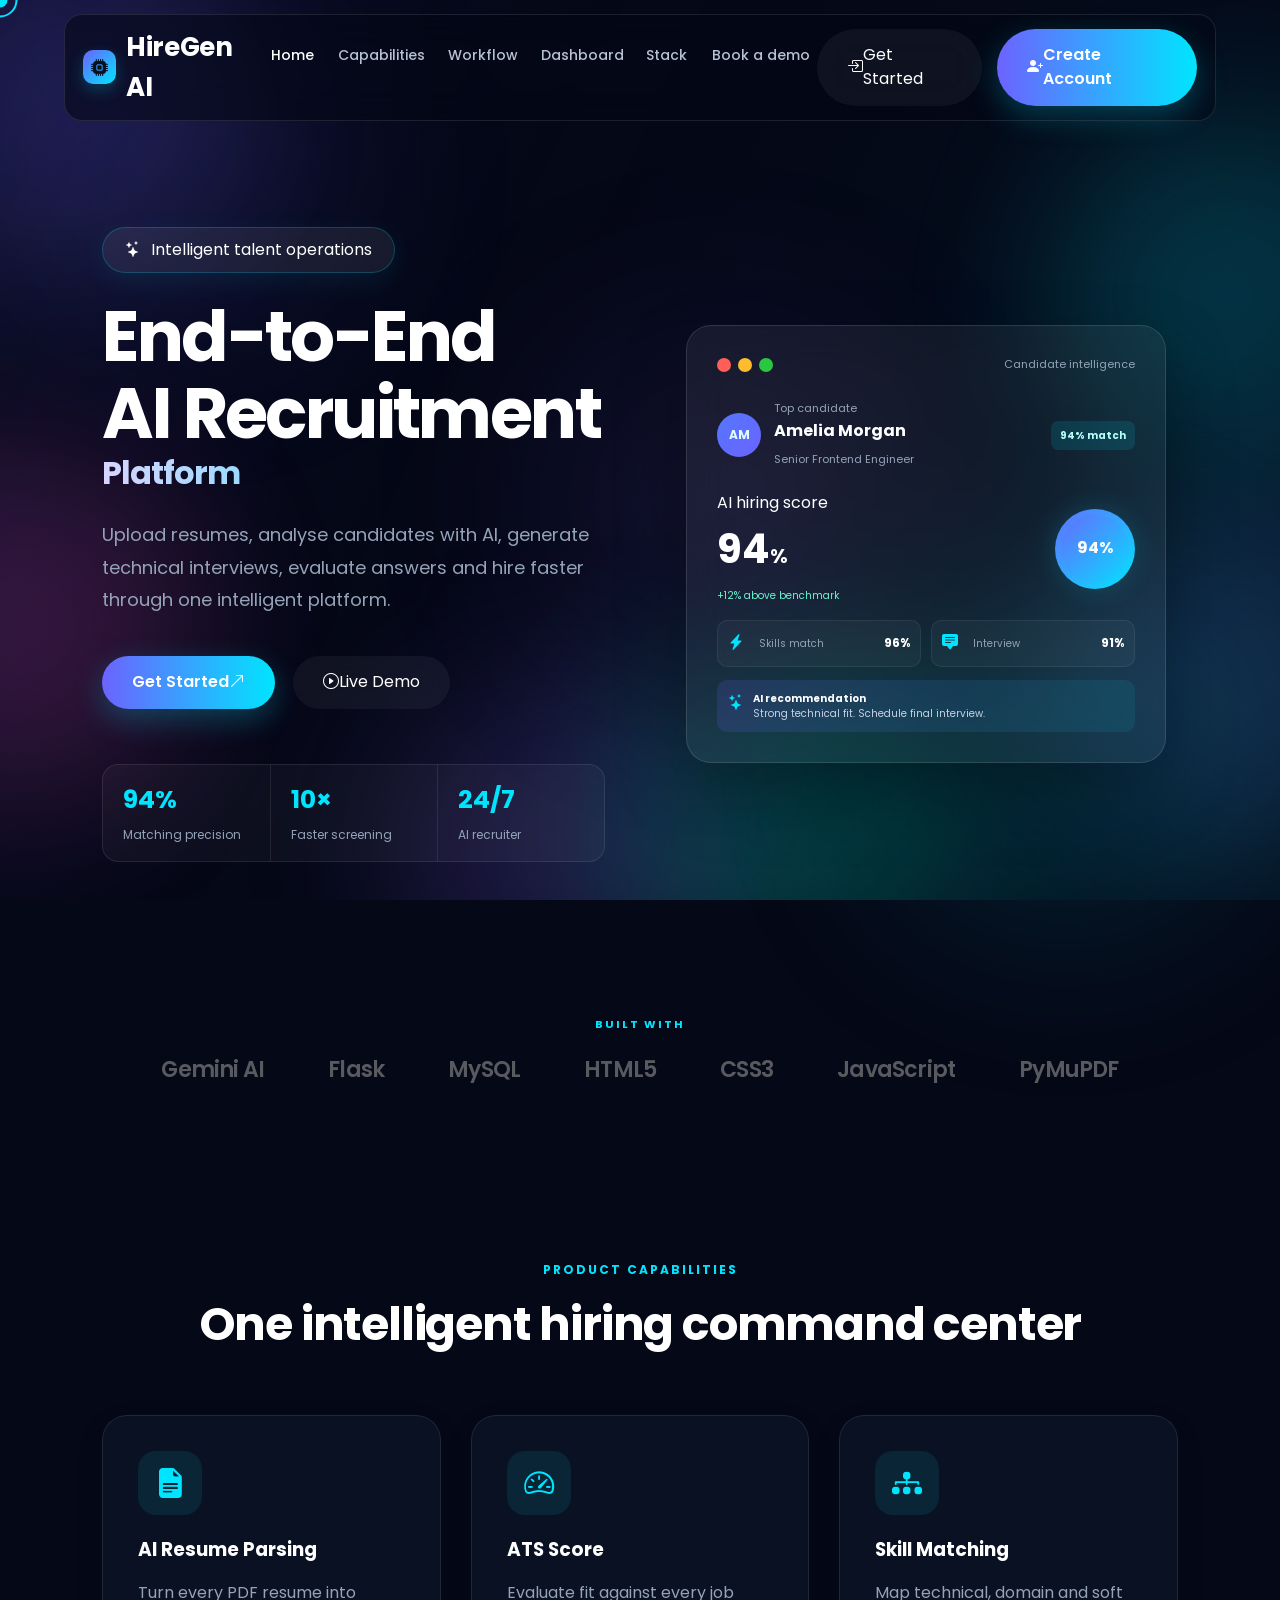
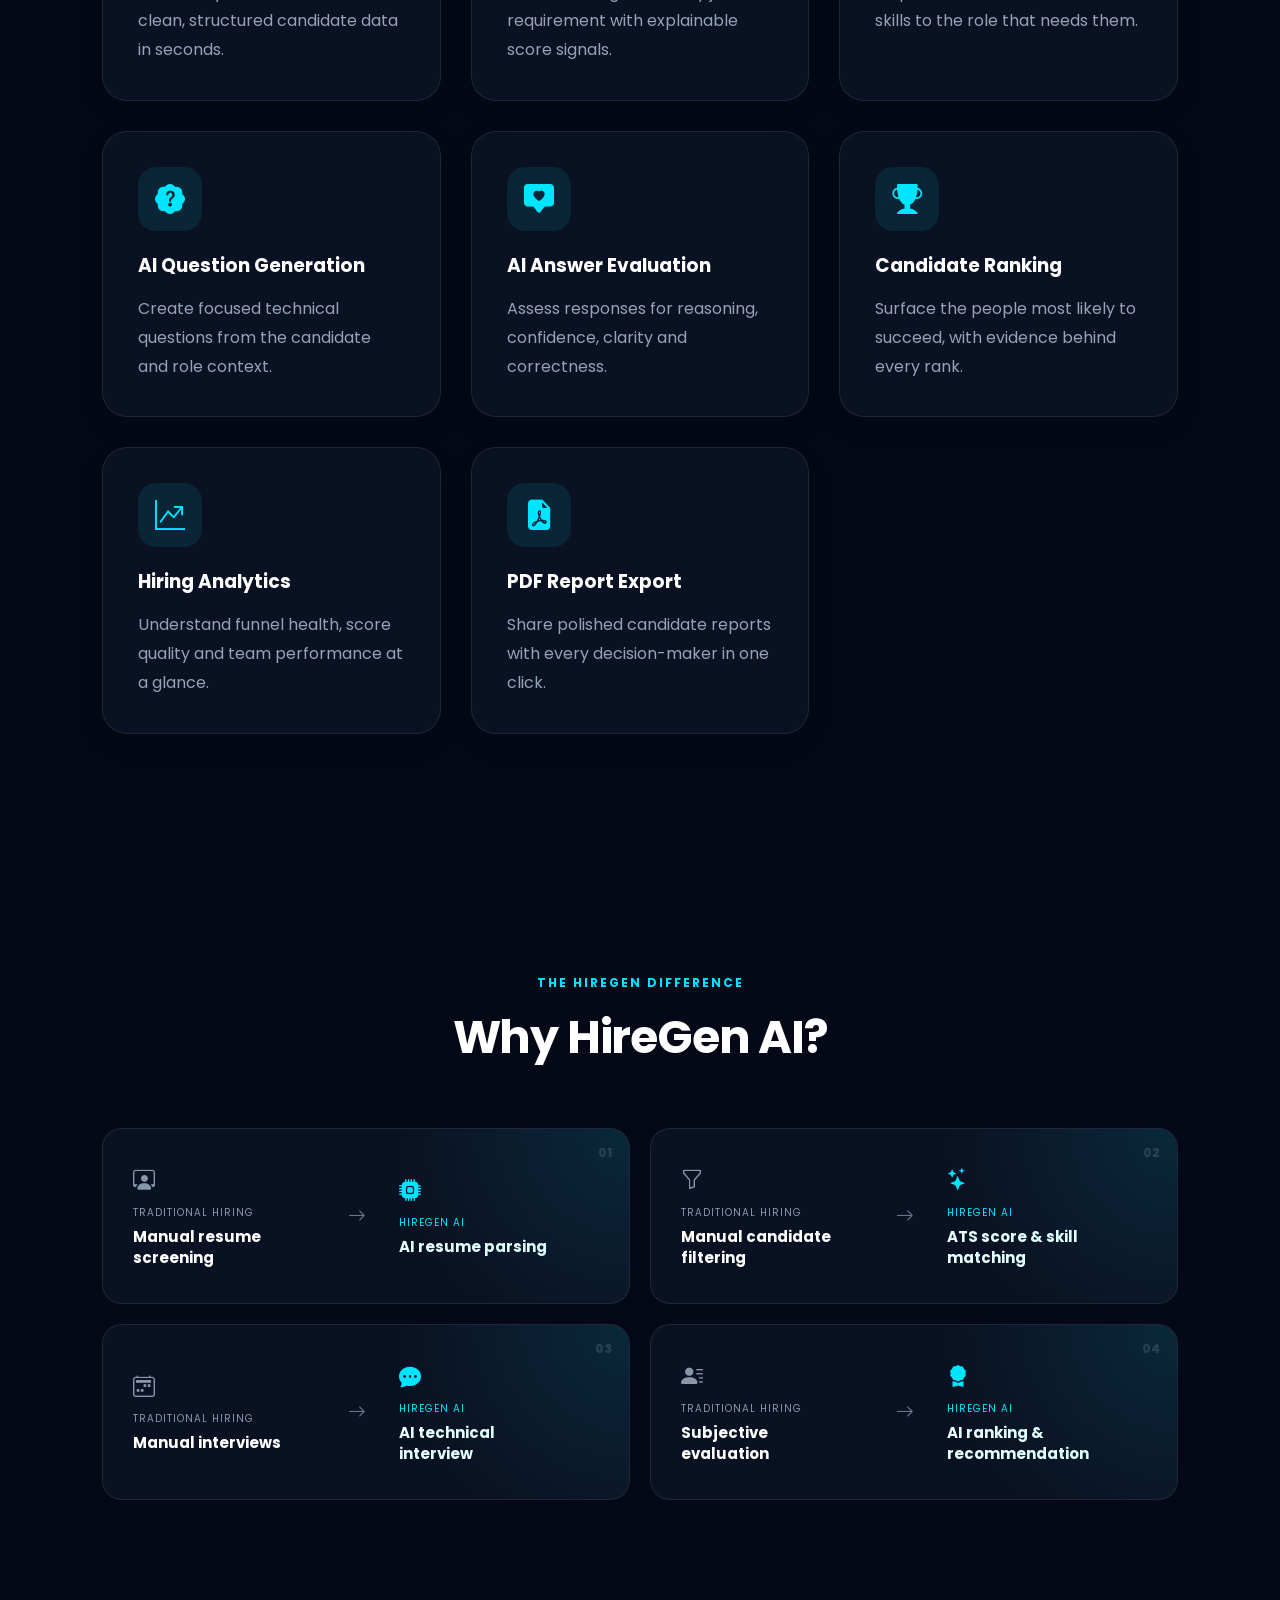
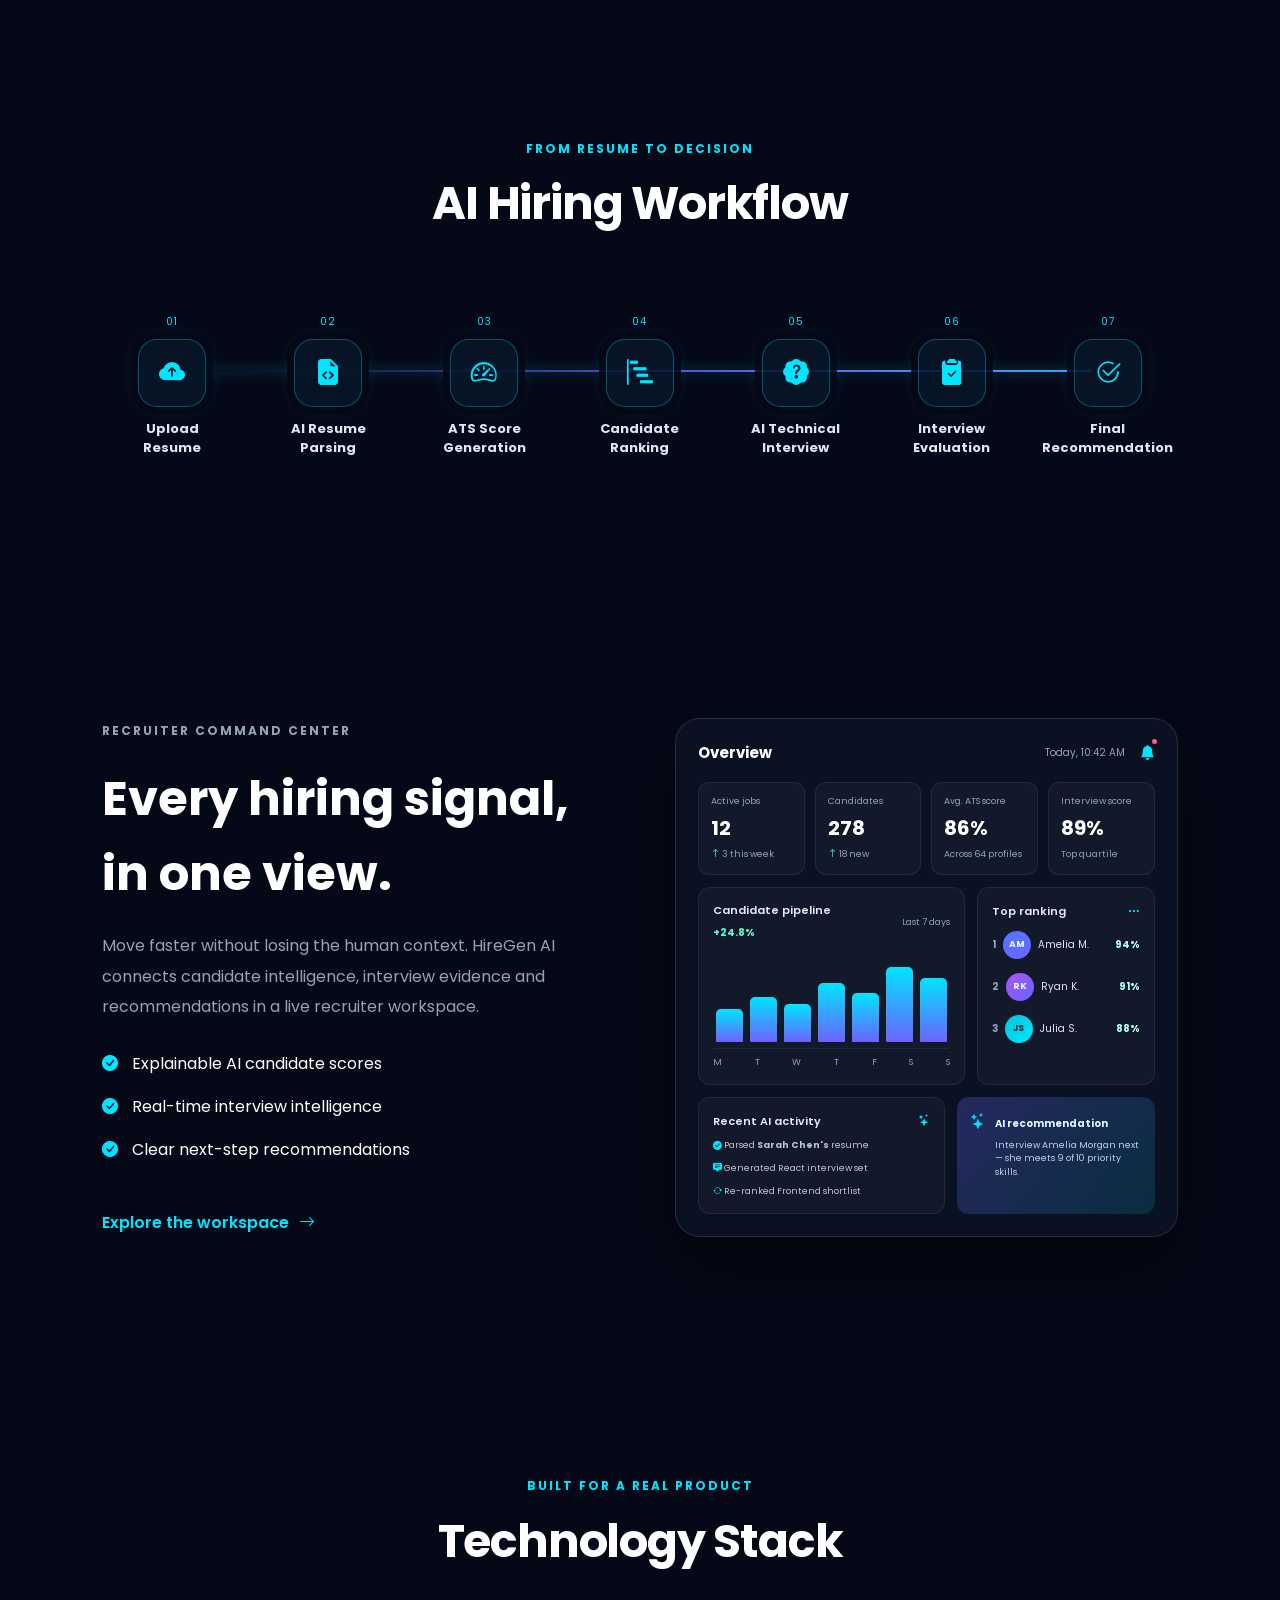
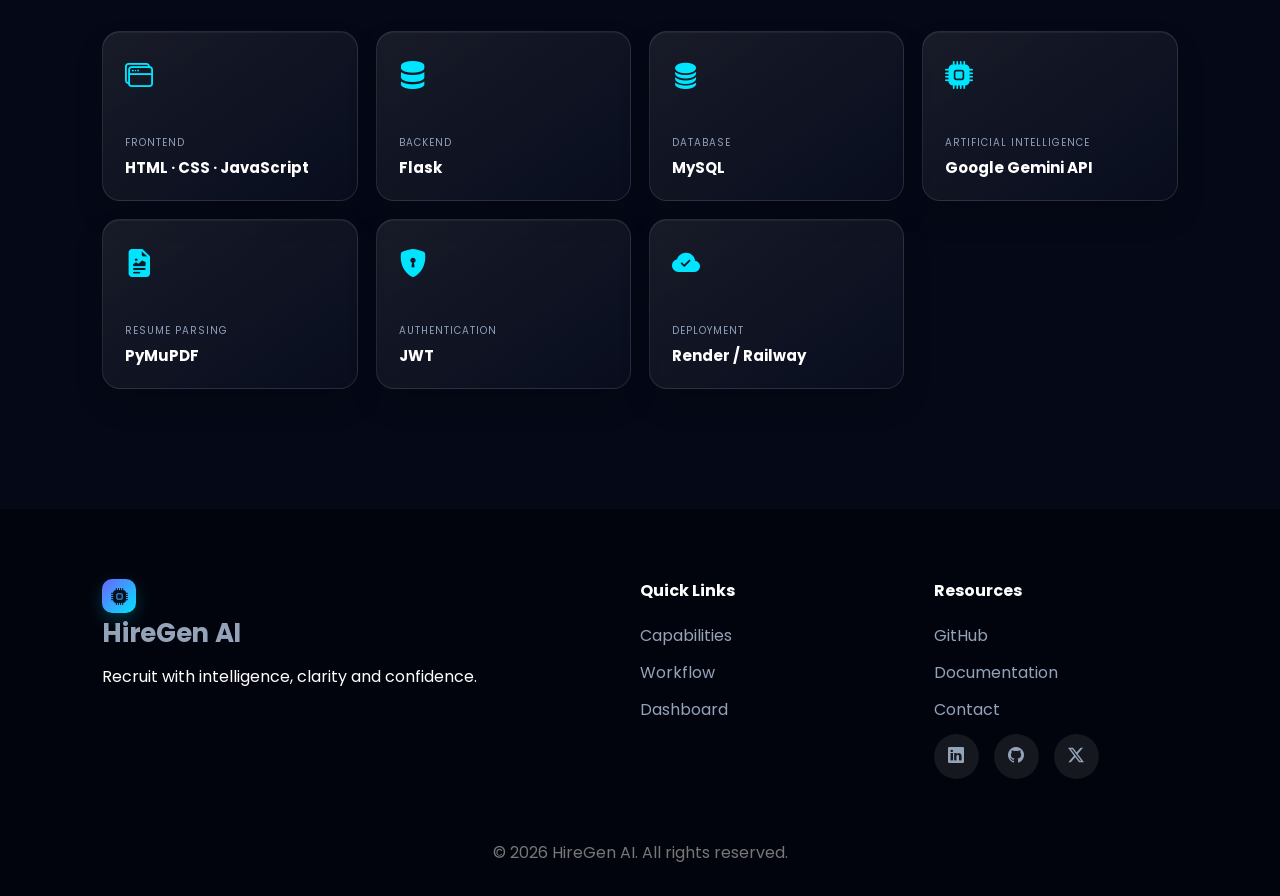
<file: index.html>
<!DOCTYPE html>
<html lang="en">

<head>
    <meta charset="UTF-8">
    <meta name="viewport" content="width=device-width, initial-scale=1.0">
    <meta name="description"
        content="HireGen AI is an end-to-end AI recruitment platform for resume parsing, interviews, and hiring recommendations.">
    <title>HireGen AI | End-to-End AI Recruitment</title>
    <link rel="stylesheet" href="https://cdn.jsdelivr.net/npm/bootstrap-icons@1.11.3/font/bootstrap-icons.min.css">
    <link rel="stylesheet" href="https://unpkg.com/aos@2.3.4/dist/aos.css">
    <link rel="stylesheet" href="style.css">
</head>

<body>
    <div id="preloader">
        <div class="loader-circle"></div>
        <h2>Preparing your AI workspace</h2>
    </div>
    <div class="cursor"></div>
    <div class="cursor2"></div>
    <div class="bg-animation"><span></span><span></span><span></span><span></span><span></span><span></span></div>
    <div class="blur blur1"></div>
    <div class="blur blur2"></div>
    <div class="blur blur3"></div>

    <header>
        <nav class="navbar" aria-label="Main navigation">
            <a class="logo" href="#home"><i class="bi bi-cpu-fill"></i><span>HireGen AI</span></a>
            <ul class="nav-links">
                <li><a href="#home">Home</a></li>
                <li><a href="#features">Capabilities</a></li>
                <li><a href="#workflow">Workflow</a></li>
                <li><a href="#dashboard">Dashboard</a></li>
                <li><a href="#stack">Stack</a></li>
                <li><a href="#contact">Book a demo</a></li>
            </ul>
            <div class="nav-buttons">
                <a href="login.html" class="btn-outline">
                    <i class="bi bi-box-arrow-in-right"></i>
                    Get Started
                </a>

                <a href="signup.html" class="btn-primary">
                    <i class="bi bi-person-plus-fill"></i>
                    Create Account
                </a>
            </div>
            <button class="menu" type="button" aria-label="Toggle navigation" aria-expanded="false"><i
                    class="bi bi-list"></i></button>
        </nav>
    </header>

    <main>
        <section id="home" class="hero">
            <div class="hero-left" data-aos="fade-right">
                <p class="badge"><i class="bi bi-stars"></i> Intelligent talent operations</p>
                <h1>End-to-End <br>AI Recruitment <br><span>Platform</span></h1>
                <p class="hero-text">Upload resumes, analyse candidates with AI, generate technical interviews, evaluate
                    answers and hire faster through one intelligent platform.</p>
                <div class="hero-buttons"><a href="login.html" class="btn-primary">Get Started<i
                            class="bi bi-arrow-up-right"></i></a><a href="#dashboard" class="btn-outline"><i
                            class="bi bi-play-circle"></i> Live Demo</a></div>
                <div class="hero-stats">
                    <div>
                        <h2>94%</h2>
                        <p>Matching precision</p>
                    </div>
                    <div>
                        <h2>10×</h2>
                        <p>Faster screening</p>
                    </div>
                    <div>
                        <h2>24/7</h2>
                        <p>AI recruiter</p>
                    </div>
                </div>
            </div>
            <div class="hero-right" data-aos="fade-left">
                <div class="dashboard-card recruiter-preview">
                    <div class="dashboard-top">
                        <div class="circle red"></div>
                        <div class="circle yellow"></div>
                        <div class="circle green"></div><span>Candidate intelligence</span>
                    </div>
                    <div class="preview-heading">
                        <div class="avatar avatar-lg">AM</div>
                        <div>
                            <p>Top candidate</p>
                            <h3>Amelia Morgan</h3><span>Senior Frontend Engineer</span>
                        </div>
                        <div class="score-pill">94% match</div>
                    </div>
                    <div class="score-box">
                        <div><span>AI hiring score</span>
                            <h2>94<span>%</span></h2><small>+12% above benchmark</small>
                        </div>
                        <div class="progress-circle">94%</div>
                    </div>
                    <div class="match-grid">
                        <div><i class="bi bi-lightning-charge-fill"></i><span>Skills match</span><strong>96%</strong>
                        </div>
                        <div><i class="bi bi-chat-square-text-fill"></i><span>Interview</span><strong>91%</strong></div>
                    </div>
                    <div class="ai-note"><i class="bi bi-stars"></i>
                        <p><strong>AI recommendation</strong> Strong technical fit. Schedule final interview.</p>
                    </div>
                </div>
            </div>
        </section>

        <section class="trusted" data-aos="fade-up">
            <p class="eyebrow">BUILT WITH</p>
            <div class="logos tech-marquee"><span>Gemini
                    AI</span><span>Flask</span><span>MySQL</span><span>HTML5</span><span>CSS3</span><span>JavaScript</span><span>PyMuPDF</span>
            </div>
        </section>

        <section id="features" class="features">
            <div class="section-title" data-aos="fade-up">
                <p>PRODUCT CAPABILITIES</p>
                <h2>One intelligent hiring command center</h2>
            </div>
            <div class="feature-grid">
                <article class="feature-card" data-aos="fade-up"><i class="bi bi-file-earmark-text-fill"></i>
                    <h3>AI Resume Parsing</h3>
                    <p>Turn every PDF resume into clean, structured candidate data in seconds.</p>
                </article>
                <article class="feature-card" data-aos="fade-up" data-aos-delay="70"><i class="bi bi-speedometer2"></i>
                    <h3>ATS Score</h3>
                    <p>Evaluate fit against every job requirement with explainable score signals.</p>
                </article>
                <article class="feature-card" data-aos="fade-up" data-aos-delay="140"><i
                        class="bi bi-diagram-3-fill"></i>
                    <h3>Skill Matching</h3>
                    <p>Map technical, domain and soft skills to the role that needs them.</p>
                </article>
                <article class="feature-card" data-aos="fade-up" data-aos-delay="210"><i
                        class="bi bi-patch-question-fill"></i>
                    <h3>AI Question Generation</h3>
                    <p>Create focused technical questions from the candidate and role context.</p>
                </article>
                <article class="feature-card" data-aos="fade-up"><i class="bi bi-chat-square-heart-fill"></i>
                    <h3>AI Answer Evaluation</h3>
                    <p>Assess responses for reasoning, confidence, clarity and correctness.</p>
                </article>
                <article class="feature-card" data-aos="fade-up" data-aos-delay="70"><i class="bi bi-trophy-fill"></i>
                    <h3>Candidate Ranking</h3>
                    <p>Surface the people most likely to succeed, with evidence behind every rank.</p>
                </article>
                <article class="feature-card" data-aos="fade-up" data-aos-delay="140"><i
                        class="bi bi-graph-up-arrow"></i>
                    <h3>Hiring Analytics</h3>
                    <p>Understand funnel health, score quality and team performance at a glance.</p>
                </article>
                <article class="feature-card" data-aos="fade-up" data-aos-delay="210"><i
                        class="bi bi-file-earmark-pdf-fill"></i>
                    <h3>PDF Report Export</h3>
                    <p>Share polished candidate reports with every decision-maker in one click.</p>
                </article>
            </div>
        </section>

        <section class="comparison" id="why">
            <div class="section-title" data-aos="fade-up">
                <p>THE HIREGEN DIFFERENCE</p>
                <h2>Why HireGen AI?</h2>
            </div>
            <div class="comparison-grid">
                <article class="compare-card" data-aos="fade-up"><span class="compare-number">01</span>
                    <div class="compare-side"><i class="bi bi-person-workspace"></i><small>Traditional hiring</small>
                        <h3>Manual resume screening</h3>
                    </div><i class="bi bi-arrow-right compare-arrow"></i>
                    <div class="compare-side ai-side"><i class="bi bi-cpu-fill"></i><small>HireGen AI</small>
                        <h3>AI resume parsing</h3>
                    </div>
                </article>
                <article class="compare-card" data-aos="fade-up" data-aos-delay="80"><span
                        class="compare-number">02</span>
                    <div class="compare-side"><i class="bi bi-funnel"></i><small>Traditional hiring</small>
                        <h3>Manual candidate filtering</h3>
                    </div><i class="bi bi-arrow-right compare-arrow"></i>
                    <div class="compare-side ai-side"><i class="bi bi-stars"></i><small>HireGen AI</small>
                        <h3>ATS score & skill matching</h3>
                    </div>
                </article>
                <article class="compare-card" data-aos="fade-up" data-aos-delay="160"><span
                        class="compare-number">03</span>
                    <div class="compare-side"><i class="bi bi-calendar2-week"></i><small>Traditional hiring</small>
                        <h3>Manual interviews</h3>
                    </div><i class="bi bi-arrow-right compare-arrow"></i>
                    <div class="compare-side ai-side"><i class="bi bi-chat-dots-fill"></i><small>HireGen AI</small>
                        <h3>AI technical interview</h3>
                    </div>
                </article>
                <article class="compare-card" data-aos="fade-up" data-aos-delay="240"><span
                        class="compare-number">04</span>
                    <div class="compare-side"><i class="bi bi-person-lines-fill"></i><small>Traditional hiring</small>
                        <h3>Subjective evaluation</h3>
                    </div><i class="bi bi-arrow-right compare-arrow"></i>
                    <div class="compare-side ai-side"><i class="bi bi-award-fill"></i><small>HireGen AI</small>
                        <h3>AI ranking & recommendation</h3>
                    </div>
                </article>
            </div>
        </section>

        <section id="workflow" class="workflow">
            <div class="section-title" data-aos="fade-up">
                <p>FROM RESUME TO DECISION</p>
                <h2>AI Hiring Workflow</h2>
            </div>
            <div class="workflow-track" data-aos="fade-up">
                <div class="workflow-line"></div>
                <article class="workflow-step"><span>01</span>
                    <div><i class="bi bi-cloud-arrow-up-fill"></i></div>
                    <h3>Upload<br>Resume</h3>
                </article>
                <article class="workflow-step"><span>02</span>
                    <div><i class="bi bi-file-earmark-code-fill"></i></div>
                    <h3>AI Resume<br>Parsing</h3>
                </article>
                <article class="workflow-step"><span>03</span>
                    <div><i class="bi bi-speedometer2"></i></div>
                    <h3>ATS Score<br>Generation</h3>
                </article>
                <article class="workflow-step"><span>04</span>
                    <div><i class="bi bi-bar-chart-steps"></i></div>
                    <h3>Candidate<br>Ranking</h3>
                </article>
                <article class="workflow-step"><span>05</span>
                    <div><i class="bi bi-patch-question-fill"></i></div>
                    <h3>AI Technical<br>Interview</h3>
                </article>
                <article class="workflow-step"><span>06</span>
                    <div><i class="bi bi-clipboard2-check-fill"></i></div>
                    <h3>Interview<br>Evaluation</h3>
                </article>
                <article class="workflow-step"><span>07</span>
                    <div><i class="bi bi-check2-circle"></i></div>
                    <h3>Final<br>Recommendation</h3>
                </article>
            </div>
        </section>

        <section id="dashboard" class="dashboard">
            <div class="dashboard-left" data-aos="fade-right">
                <p class="small-title">RECRUITER COMMAND CENTER</p>
                <h2>Every hiring signal,<br>in one view.</h2>
                <p>Move faster without losing the human context. HireGen AI connects candidate intelligence, interview
                    evidence and recommendations in a live recruiter workspace.</p>
                <ul>
                    <li><i class="bi bi-check-circle-fill"></i> Explainable AI candidate scores</li>
                    <li><i class="bi bi-check-circle-fill"></i> Real-time interview intelligence</li>
                    <li><i class="bi bi-check-circle-fill"></i> Clear next-step recommendations</li>
                </ul><a href="#contact" class="text-link">Explore the workspace <i class="bi bi-arrow-right"></i></a>
            </div>
            <div class="dashboard-right" data-aos="fade-left">
                <div class="dashboard-ui recruiter-dashboard">
                    <div class="dash-nav"><strong>Overview</strong><span>Today, 10:42 AM</span><i
                            class="bi bi-bell-fill"><b></b></i></div>
                    <div class="metric-grid">
                        <div class="metric-card"><span>Active jobs</span><strong>12</strong><small><i
                                    class="bi bi-arrow-up"></i> 3 this week</small></div>
                        <div class="metric-card"><span>Candidates</span><strong>278</strong><small><i
                                    class="bi bi-arrow-up"></i> 18 new</small></div>
                        <div class="metric-card"><span>Avg. ATS score</span><strong>86%</strong><small>Across 64
                                profiles</small></div>
                        <div class="metric-card"><span>Interview score</span><strong>89%</strong><small>Top
                                quartile</small></div>
                    </div>
                    <div class="dash-main">
                        <div class="hiring-chart">
                            <div class="chart-title">
                                <div><span>Candidate pipeline</span><strong>+24.8%</strong></div><small>Last 7
                                    days</small>
                            </div>
                            <div class="chart-bars"><i style="height:38%"></i><i style="height:52%"></i><i
                                    style="height:44%"></i><i style="height:68%"></i><i style="height:57%"></i><i
                                    style="height:87%"></i><i style="height:74%"></i></div>
                            <div class="chart-days">
                                <span>M</span><span>T</span><span>W</span><span>T</span><span>F</span><span>S</span><span>S</span>
                            </div>
                        </div>
                        <div class="ranking-panel">
                            <div class="panel-heading"><span>Top ranking</span><i class="bi bi-three-dots"></i></div>
                            <div class="rank-row"><b>1</b>
                                <div class="avatar">AM</div><span>Amelia M.</span><strong>94%</strong>
                            </div>
                            <div class="rank-row"><b>2</b>
                                <div class="avatar purple">RK</div><span>Ryan K.</span><strong>91%</strong>
                            </div>
                            <div class="rank-row"><b>3</b>
                                <div class="avatar cyan">JS</div><span>Julia S.</span><strong>88%</strong>
                            </div>
                        </div>
                    </div>
                    <div class="activity-grid">
                        <div class="activity-panel">
                            <div class="panel-heading"><span>Recent AI activity</span><i class="bi bi-stars"></i></div>
                            <p><i class="bi bi-check-circle-fill"></i> Parsed <strong>Sarah Chen's</strong> resume</p>
                            <p><i class="bi bi-chat-square-text-fill"></i> Generated React interview set</p>
                            <p><i class="bi bi-arrow-repeat"></i> Re-ranked Frontend shortlist</p>
                        </div>
                        <div class="recommendation"><i class="bi bi-stars"></i>
                            <div><span>AI recommendation</span>
                                <p>Interview Amelia Morgan next — she meets 9 of 10 priority skills.</p>
                            </div>
                        </div>
                    </div>
                </div>
            </div>
        </section>

        <section id="stack" class="stack">
            <div class="section-title" data-aos="fade-up">
                <p>BUILT FOR A REAL PRODUCT</p>
                <h2>Technology Stack</h2>
            </div>
            <div class="stack-grid">
                <article class="stack-card" data-aos="zoom-in"><i class="bi bi-window-stack"></i><small>Frontend</small>
                    <h3>HTML · CSS · JavaScript</h3>
                </article>
                <article class="stack-card" data-aos="zoom-in" data-aos-delay="60"><i
                        class="bi bi-server"></i><small>Backend</small>
                    <h3>Flask</h3>
                </article>
                <article class="stack-card" data-aos="zoom-in" data-aos-delay="120"><i
                        class="bi bi-database-fill"></i><small>Database</small>
                    <h3>MySQL</h3>
                </article>
                <article class="stack-card" data-aos="zoom-in" data-aos-delay="180"><i
                        class="bi bi-cpu-fill"></i><small>Artificial intelligence</small>
                    <h3>Google Gemini API</h3>
                </article>
                <article class="stack-card" data-aos="zoom-in" data-aos-delay="240"><i
                        class="bi bi-file-earmark-richtext-fill"></i><small>Resume parsing</small>
                    <h3>PyMuPDF</h3>
                </article>
                <article class="stack-card" data-aos="zoom-in" data-aos-delay="300"><i
                        class="bi bi-shield-lock-fill"></i><small>Authentication</small>
                    <h3>JWT</h3>
                </article>
                <article class="stack-card" data-aos="zoom-in" data-aos-delay="360"><i
                        class="bi bi-cloud-check-fill"></i><small>Deployment</small>
                    <h3>Render / Railway</h3>
                </article>
            </div>
        </section>

        
    </main>

    <footer>
        <div class="footer-content">
            <div><a class="logo" href="#home"><i class="bi bi-cpu-fill"></i><span>HireGen AI</span></a>
                <p>Recruit with intelligence, clarity and confidence.</p>
            </div>
            <div>
                <h4>Quick Links</h4><a href="#features">Capabilities</a><a href="#workflow">Workflow</a><a
                    href="#dashboard">Dashboard</a>
            </div>
            <div>
                <h4>Resources</h4><a href="#">GitHub</a><a href="#">Documentation</a><a href="#contact">Contact</a>
                <div class="social-icons"><a href="#" aria-label="LinkedIn"><i class="bi bi-linkedin"></i></a><a
                        href="#" aria-label="GitHub"><i class="bi bi-github"></i></a><a href="#" aria-label="Twitter"><i
                            class="bi bi-twitter-x"></i></a></div>
            </div>
        </div>
        <div class="copyright"></div>
    </footer>
    <script src="https://unpkg.com/aos@2.3.4/dist/aos.js"></script>
    <script src="https://cdn.jsdelivr.net/npm/gsap@3.12.5/dist/gsap.min.js"></script>
    <script src="script.js"></script>
</body>

</html>
</file>
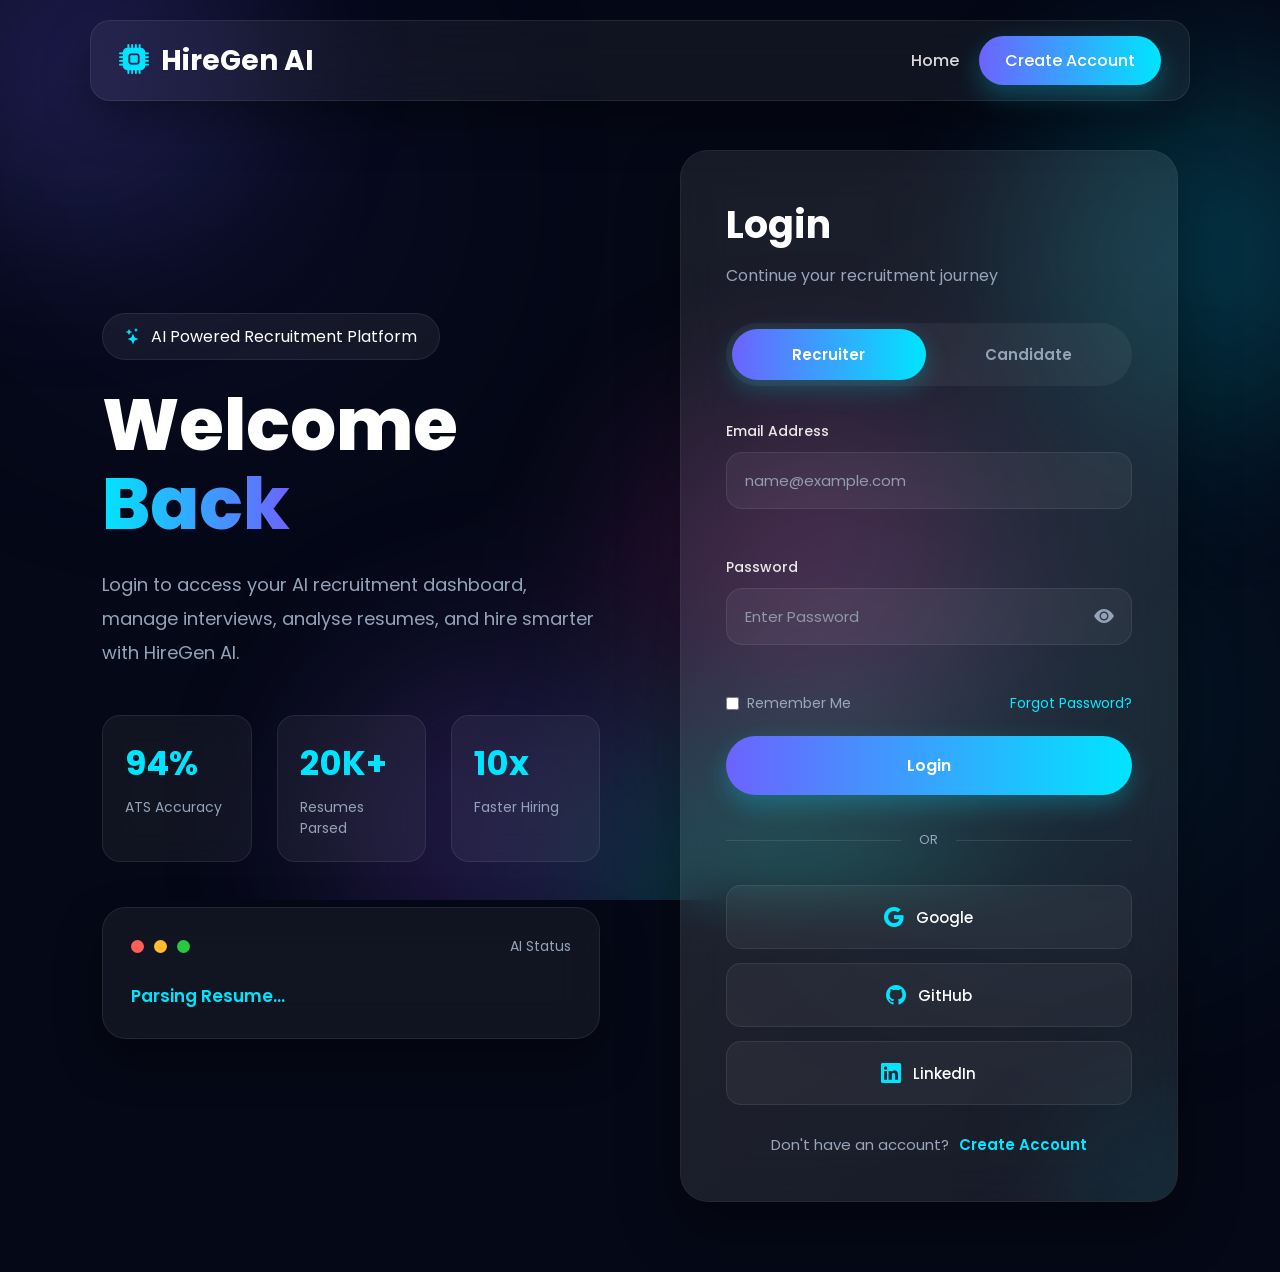
<file: candidate-dashboard.html>
<!doctype html>
<html lang="en">
<head>
  <meta charset="UTF-8">
  <meta name="viewport" content="width=device-width, initial-scale=1.0">
  <title>Candidate Dashboard · HireGen AI</title>
  <link rel="preconnect" href="https://fonts.googleapis.com">
  <link rel="preconnect" href="https://fonts.gstatic.com" crossorigin>
  <link href="https://fonts.googleapis.com/css2?family=DM+Mono:wght@400;500&family=Manrope:wght@400;500;600;700;800&display=swap" rel="stylesheet">
  <link rel="stylesheet" href="candidate-dashboard.css">
</head>
<body>
  <div class="noise"></div><div class="cursor-glow"></div><div class="blob blob-one"></div><div class="blob blob-two"></div><canvas id="particles"></canvas>
  <aside class="sidebar" id="sidebar">
    <a class="brand" href="#top"><span class="brand-mark">H</span><span>HireGen <i>AI</i></span></a>
    <nav class="menu" aria-label="Main navigation">
      <a class="active" href="#overview"><span>▦</span><b>Dashboard</b></a><a href="#interview"><span>◉</span><b>AI Interview</b></a><a href="#applications"><span>□</span><b>Applications</b></a><a href="#profile"><span>◎</span><b>Profile</b></a><a href="#settings"><span>⚙</span><b>Settings</b></a>
    </nav>
    <div class="sidebar-foot"><div class="upgrade"><small>PRO CANDIDATE</small><strong>Stand out faster.</strong><button class="text-btn">Explore Plus →</button></div><button class="logout"><span>↪</span><b>Log out</b></button></div>
  </aside>
  <main id="top">
    <header class="topbar"><button class="icon-btn mobile-menu" id="menuToggle" aria-label="Open menu">☰</button><label class="search"><span>⌕</span><input type="search" placeholder="Search jobs, skills, or advice…"><kbd>⌘ K</kbd></label><div class="top-actions"><button class="icon-btn" title="Notifications">♧<em></em></button><button class="icon-btn" title="Messages">✉</button><button class="mode-toggle" id="themeToggle" aria-label="Toggle theme">◐</button><button class="assistant-mini" data-chat-open><span>✦</span><b>Ask AI</b></button><button class="avatar" id="profileToggle">SK</button></div></header>
    <div class="content">
      <section class="hero reveal" id="overview"><div class="eyebrow"><span></span> CANDIDATE COMMAND CENTER</div><div class="hero-grid"><div><p class="date" id="today"></p><h1>Welcome back,<br><span id="candidateName">Candidate.</span></h1><p class="hero-copy" id="typedGreeting"></p><div class="hero-actions"><button class="primary ripple" id="uploadButton">↑ <span>Upload resume</span></button><button class="secondary ripple" data-scroll="#interview">✦ Start AI interview</button></div></div><div class="hero-orbit"><div class="orbit-ring ring-one"></div><div class="orbit-ring ring-two"></div><div class="orb-center"><span>92</span><small>AI SCORE</small></div><div class="orbit-tag tag-one">+12 ATS</div><div class="orbit-tag tag-two">3 jobs matched</div></div></div></section>
      <section class="stats-grid reveal"><article class="stat-card"><div class="stat-icon blue">↗</div><div><small>ATS SCORE</small><strong><span data-count="86">0</span><i>/100</i></strong><p class="positive">↑ 8 pts this week</p></div><svg class="spark" viewBox="0 0 120 45"><path d="M2 38 C22 37 22 20 43 25 S67 31 78 16 S96 24 118 4"/></svg></article><article class="stat-card"><div class="stat-icon purple">✦</div><div><small>RESUME STRENGTH</small><strong><span data-count="92">0</span><i>%</i></strong><p class="positive">Excellent profile</p></div><div class="mini-ring" style="--progress:92"></div></article><article class="stat-card"><div class="stat-icon cyan">⌁</div><div><small>JOB MATCH</small><strong><span data-count="78">0</span><i>%</i></strong><p class="positive">12 new matches</p></div><div class="mini-ring" style="--progress:78"></div></article><article class="stat-card"><div class="stat-icon pink">✓</div><div><small>PROFILE COMPLETE</small><strong><span data-count="84">0</span><i>%</i></strong><p>2 actions remaining</p></div><div class="mini-ring" style="--progress:84"></div></article></section>
      <section class="two-col primary-row reveal"><article class="panel ats-panel"><div class="section-head"><div><span class="eyebrow"><span></span> AI ANALYSIS</span><h2>Your ATS performance</h2></div><button class="more-btn">View report ↗</button></div><div class="ats-content"><div class="gauge" style="--score:86"><div><strong>86</strong><span>/100</span><small>STRONG MATCH</small></div></div><div class="score-list"><div><span>Resume strength</span><b><i style="width:92%"></i></b><strong>92%</strong></div><div><span>Keyword relevance</span><b><i style="width:84%"></i></b><strong>84%</strong></div><div><span>Format & structure</span><b><i style="width:95%"></i></b><strong>95%</strong></div><p>✦ Your resume is more discoverable than <strong>86%</strong> of candidates for Product roles.</p></div></div></article><article class="panel resume-panel"><div class="section-head"><div><span class="eyebrow"><span></span> YOUR RESUME</span><h2>shreya-kapoor-product.pdf</h2></div><button class="dot-btn">•••</button></div><div class="resume-file"><div class="pdf">PDF</div><div><strong>Resume uploaded</strong><p>Updated Jul 22, 2026 · 2.4 MB</p></div><span class="file-check">✓</span></div><div class="resume-actions"><button>⌕ Preview</button><button id="updateResume">↻ Update</button><button class="danger">⌫</button></div><div class="suggestion-inline"><span>✦</span><p><b>AI insight:</b> Add one measurable impact metric to increase your score.</p></div></article></section>
      <section class="split-section reveal"><div><div class="section-head"><div><span class="eyebrow"><span></span> RESUME INTELLIGENCE</span><h2>What AI found</h2></div><button class="more-btn">Edit details ↗</button></div><div class="extract-grid"><article><span>◌</span><small>SKILLS</small><strong>18</strong><p>Technical & soft skills</p></article><article><span>▧</span><small>PROJECTS</small><strong>04</strong><p>Impactful work samples</p></article><article><span>◷</span><small>EXPERIENCE</small><strong>3.5y</strong><p>Product & growth</p></article><article><span>◇</span><small>EDUCATION</small><strong>01</strong><p>Master’s degree</p></article></div><div class="skill-group"><p>TOP SKILLS</p><div class="chips"><button>Product Strategy</button><button>SQL</button><button>Figma</button><button>Analytics</button><button>Python</button><button>Agile</button></div></div></div><aside class="missing-skills"><span class="eyebrow"><span></span> OPPORTUNITY GAP</span><h3>Skills to unlock more roles</h3><p>Adding these could lift your match rate by 18%.</p><div class="missing-list"><div><b>Docker</b><button>+ Add</button></div><div><b>AWS</b><button>+ Add</button></div><div><b>Redis</b><button>+ Add</button></div><div><b>Kubernetes</b><button>+ Add</button></div></div></aside></section>
      <section class="reveal"><div class="section-head"><div><span class="eyebrow"><span></span> CAREER COMPASS</span><h2>Roles picked for you</h2></div><div class="scroll-controls"><button id="rolePrev">←</button><button id="roleNext">→</button></div></div><div class="role-track" id="roleTrack"><p class="empty-state">Loading open roles…</p></div></section>
      <section class="interview panel reveal" id="interview"><div class="interview-copy"><span class="eyebrow"><span></span> PRACTICE WITH AI</span><h2>Interview confidence,<br><em>on demand.</em></h2><p>Run a personalised interview simulation for your next Product Manager role.</p><button class="primary ripple" id="startInterview">✦ Start AI interview</button><small>No prep needed · 15 minutes · Instant feedback</small></div><div class="readiness"><div class="readiness-ring"><span>78<small>%</small></span></div><h3>Interview readiness</h3><div class="readiness-scores"><p>Technical <b><i style="width:82%"></i></b> 82</p><p>Communication <b><i style="width:76%"></i></b> 76</p><p>Confidence <b><i style="width:74%"></i></b> 74</p></div></div></section>
      <section class="two-col bottom-grid reveal" id="applications"><article class="panel applications"><div class="section-head"><div><span class="eyebrow"><span></span> ACTIVE JOURNEY</span><h2>Applications</h2></div><button class="more-btn">All applications ↗</button></div><div class="table-wrap"><table><thead><tr><th>COMPANY / ROLE</th><th>APPLIED</th><th>STATUS</th><th></th></tr></thead><tbody id="applicationsTableBody"><tr><td colspan="4">Loading your applications…</td></tr></tbody></table></div></article><article class="panel activity"><div class="section-head"><div><span class="eyebrow"><span></span> SIGNALS</span><h2>Recent activity</h2></div></div><div class="timeline"><div><span class="t-icon">↑</span><p><b>Resume analysis refreshed</b><small>Your ATS score rose by 8 points</small></p><time>2h</time></div><div><span class="t-icon purple">✦</span><p><b>New job matches found</b><small>12 roles fit your profile</small></p><time>5h</time></div><div><span class="t-icon cyan">◉</span><p><b>Interview invitation received</b><small>Monk Commerce · Jul 30</small></p><time>1d</time></div></div></article></section>
      <section class="reveal" id="profile"><div class="section-head"><div><span class="eyebrow"><span></span> NEXT BEST ACTIONS</span><h2>Make your profile impossible to miss</h2></div><button class="more-btn">Manage profile ↗</button></div><div class="action-grid"><article><span>01</span><h3>Link your GitHub</h3><p>Show hiring teams your best work.</p><button>Connect →</button></article><article><span>02</span><h3>Add a portfolio</h3><p>Bring your projects to life.</p><button>Connect →</button></article><article><span>03</span><h3>Upload certificates</h3><p>Verify your specialist skills.</p><button>Upload →</button></article></div></section>
    </div>
  </main>
  <button class="chat-fab" id="chatFab" aria-label="Open AI assistant"><span>✦</span><i></i></button><section class="chat-window" id="chatWindow"><header><div class="ai-face">✦</div><div><b>HireGen Assistant</b><small><i></i> Online now</small></div><button id="closeChat">×</button></header><div class="chat-body"><div class="bot-msg">Hi Shreya! I spotted a few ways to boost your Product Manager applications. What should we work on?</div><div class="quick-prompts"><button>Improve my resume</button><button>Find matching jobs</button><button>Practice an interview</button></div></div><form id="chatForm"><input id="chatInput" placeholder="Ask anything…"><button>↑</button></form></section>
  <input type="file" id="resumeInput" accept=".pdf" hidden>
  <div class="toast" id="toast"></div>

  <div class="interview-overlay" id="interviewOverlay">
    <div class="interview-modal">
      <header class="interview-modal-head">
        <div><span class="eyebrow"><span></span> AI INTERVIEW</span><h2 id="interviewRoleTitle">Practice interview</h2></div>
        <button class="icon-btn" id="closeInterview" aria-label="Close interview">×</button>
      </header>

      <div class="interview-setup" id="interviewSetup">
        <p>What role are you practising for?</p>
        <div class="interview-setup-row">
          <input type="text" id="interviewRoleInput" placeholder="e.g. Product Manager, Backend Engineer…">
          <button class="primary ripple" id="interviewSetupStart">Start ✦</button>
        </div>
        <small>We’ll generate 5 tailored questions and give you feedback after each answer.</small>
      </div>

      <div class="interview-loading" id="interviewLoading" hidden>
        <div class="spinner"></div><p>Preparing your questions…</p>
      </div>

      <div class="interview-flow" id="interviewFlow" hidden>
        <div class="interview-progress"><i id="interviewProgressBar"></i></div>
        <p class="interview-step" id="interviewStep">Question 1 of 5</p>
        <h3 class="interview-question" id="interviewQuestion"></h3>

        <textarea id="interviewAnswer" rows="5" placeholder="Type your answer here… (aim for the STAR structure: Situation, Task, Action, Result)"></textarea>
        <div class="interview-flow-actions">
          <span class="interview-tip" id="interviewTip"></span>
          <button class="primary ripple" id="interviewSubmitAnswer">Submit answer →</button>
        </div>

        <div class="interview-feedback" id="interviewFeedback" hidden>
          <div class="interview-score"><strong id="interviewScoreValue">0</strong><span>/100</span></div>
          <div class="interview-feedback-text">
            <p id="interviewFeedbackText"></p>
            <div class="interview-feedback-pills">
              <span class="pill good" id="interviewStrength"></span>
              <span class="pill improve" id="interviewImprove"></span>
            </div>
          </div>
          <button class="secondary ripple" id="interviewNext">Next question →</button>
        </div>
      </div>

      <div class="interview-summary" id="interviewSummary" hidden>
        <div class="interview-summary-ring"><span id="interviewAvgScore">0</span><small>AVG SCORE</small></div>
        <h3>Nice work — interview complete.</h3>
        <p id="interviewSummaryCopy"></p>
        <div class="interview-flow-actions">
          <button class="secondary ripple" id="interviewRestart">Practice again</button>
          <button class="primary ripple" id="interviewDone">Done</button>
        </div>
      </div>
    </div>
  </div>

  <script src="candidate-dashboard.js"></script>
</body></html>
</file>
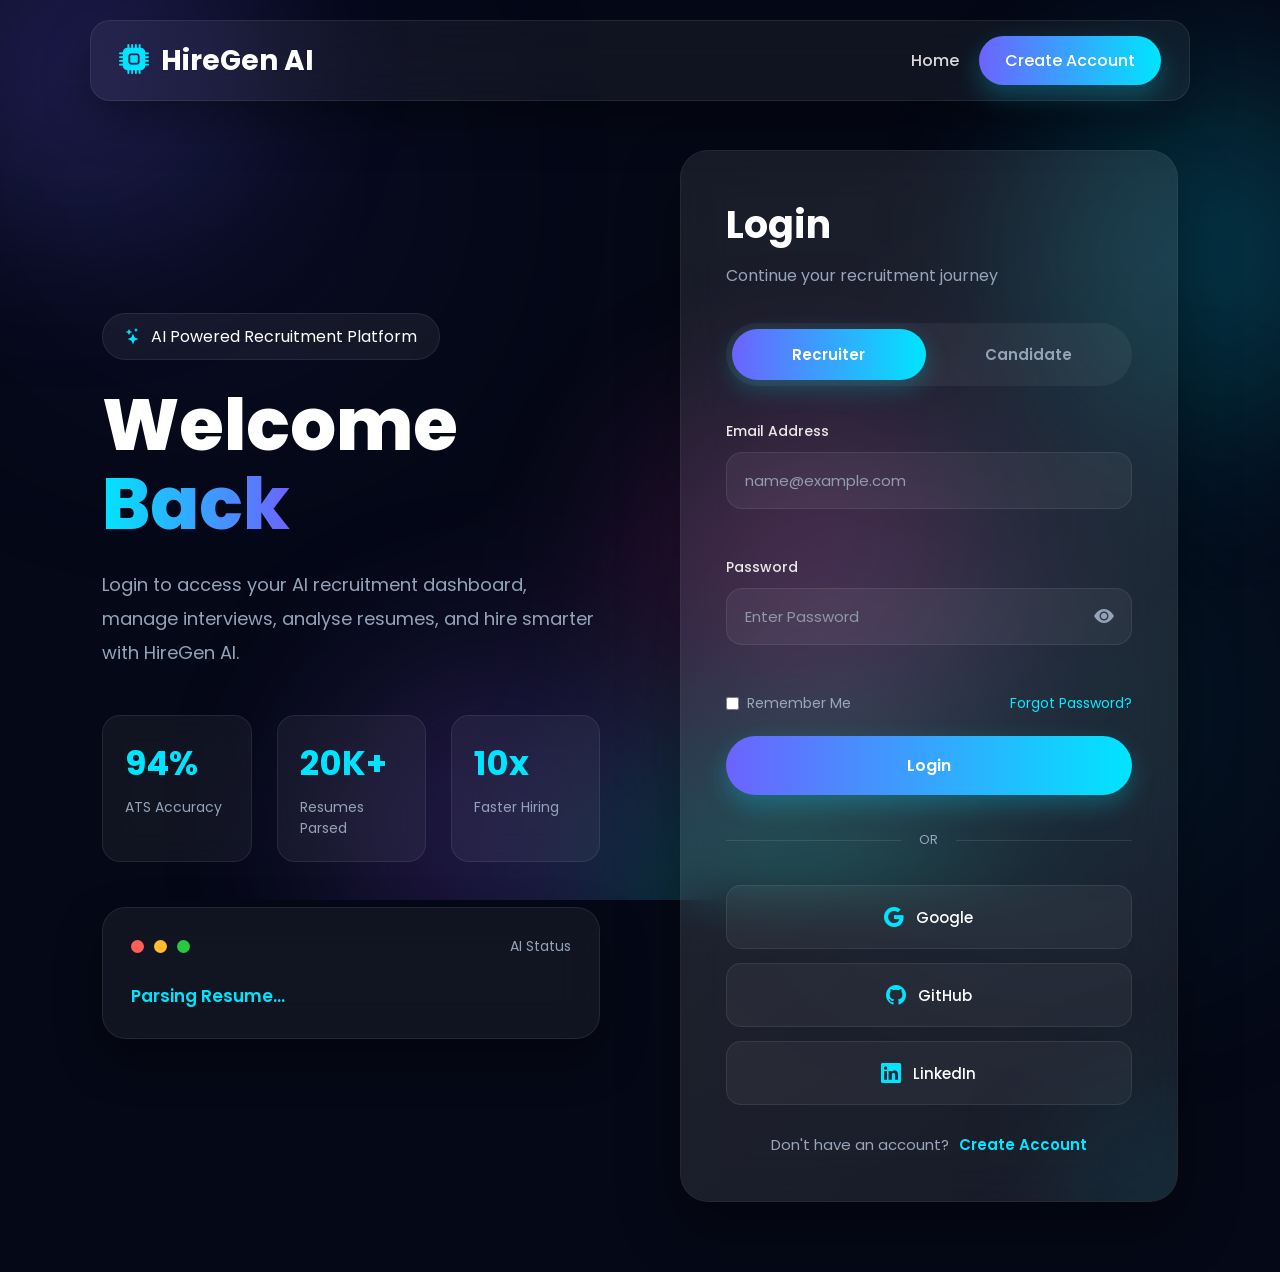
<file: login.html>
<!DOCTYPE html>
<html lang="en">

<head>
    <meta charset="UTF-8">
    <meta name="viewport" content="width=device-width, initial-scale=1.0">
    <title>Login | HireGen AI</title>

    <link rel="stylesheet"
        href="https://cdn.jsdelivr.net/npm/bootstrap-icons@1.11.3/font/bootstrap-icons.min.css">

    <link rel="stylesheet" href="login.css">
</head>

<body>

    <!--================ BACKGROUND =================-->

    <div class="bg-animation">
        <span></span>
        <span></span>
        <span></span>
        <span></span>
        <span></span>
    </div>

    <div class="blur blur1"></div>
    <div class="blur blur2"></div>

    <!--================ NAVBAR =================-->

    <header>

        <nav class="navbar">

            <a href="index.html" class="logo">
                <i class="bi bi-cpu-fill"></i>
                <span>HireGen AI</span>
            </a>

            <div class="nav-right">

                <a href="index.html">Home</a>

                <a href="signup.html" class="signup-btn">
                    Create Account
                </a>

            </div>

        </nav>

    </header>

    <!--================ MAIN =================-->

    <main class="login-page">

        <!-- LEFT SIDE -->

        <section class="left-side">

            <p class="badge">

                <i class="bi bi-stars"></i>

                AI Powered Recruitment Platform

            </p>

            <h1>

                Welcome <br>

                <span>Back</span>

            </h1>

            <p class="description">

                Login to access your AI recruitment dashboard,
                manage interviews, analyse resumes,
                and hire smarter with HireGen AI.

            </p>

            <!-- LIVE STATS -->

            <div class="stats">

                <div>

                    <h2>94%</h2>

                    <p>ATS Accuracy</p>

                </div>

                <div>

                    <h2>20K+</h2>

                    <p>Resumes Parsed</p>

                </div>

                <div>

                    <h2>10x</h2>

                    <p>Faster Hiring</p>

                </div>

            </div>

            <!-- AI CARD -->

            <div class="ai-card">

                <div class="ai-header">

                    <div class="dot red"></div>

                    <div class="dot yellow"></div>

                    <div class="dot green"></div>

                    <span>AI Status</span>

                </div>

                <div class="typing">

                    <p id="typing-text">

                        Parsing Resume...

                    </p>

                </div>

            </div>

        </section>

        <!-- RIGHT SIDE -->

        <section class="right-side">

            <div class="login-card">

                <h2>

                    Login

                </h2>

                <p>

                    Continue your recruitment journey

                </p>

                <!-- USER TYPE -->

                <div class="role-selector">

                    <button type="button" class="role active" data-role="recruiter">

                        Recruiter

                    </button>

                    <button type="button" class="role" data-role="candidate">

                        Candidate

                    </button>

                </div>

                <!-- FORM -->

                <form id="loginForm">

                    <!-- EMAIL -->

                    <div class="input-box">

                        <label>Email Address</label>

                        <input
                            type="email"
                            placeholder="name@example.com"
                            id="email"
                            required>

                        <small id="emailError"></small>

                    </div>

                    <!-- PASSWORD -->

                    <div class="input-box">

                        <label>Password</label>

                        <div class="password-box">

                            <input
                                type="password"
                                id="password"
                                placeholder="Enter Password"
                                required>

                            <i class="bi bi-eye-fill"
                                id="togglePassword"></i>

                        </div>

                        <small id="passwordError"></small>

                    </div>

                    <!-- OPTIONS -->

                    <div class="options">

                        <label>

                            <input
                                type="checkbox">

                            Remember Me

                        </label>

                        <a href="#">

                            Forgot Password?

                        </a>

                    </div>

                    <!-- BUTTON -->

                    <button
                        type="submit"
                        class="login-btn">

                        Login

                    </button>

                    <!-- LOADING -->

                    <div
                        class="loading"
                        id="loading">

                        <div class="loader"></div>

                        Logging In...

                    </div>

                </form>

                <!-- OR -->

                <div class="divider">

                    <span>OR</span>

                </div>

                <!-- SOCIAL LOGIN -->

                <div class="social-login">

                    <button>

                        <i class="bi bi-google"></i>

                        Google

                    </button>

                    <button>

                        <i class="bi bi-github"></i>

                        GitHub

                    </button>

                    <button>

                        <i class="bi bi-linkedin"></i>

                        LinkedIn

                    </button>

                </div>

                <!-- SIGNUP -->

                <div class="signup-text">

                    Don't have an account?

                    <a href="signup.html">

                        Create Account

                    </a>

                </div>

            </div>

        </section>

    </main>

    <!-- TOAST -->

    <div
        id="toast"
        class="toast">

        Login Successful

    </div>

    <script src="login.js"></script>

</body>

</html>
</file>
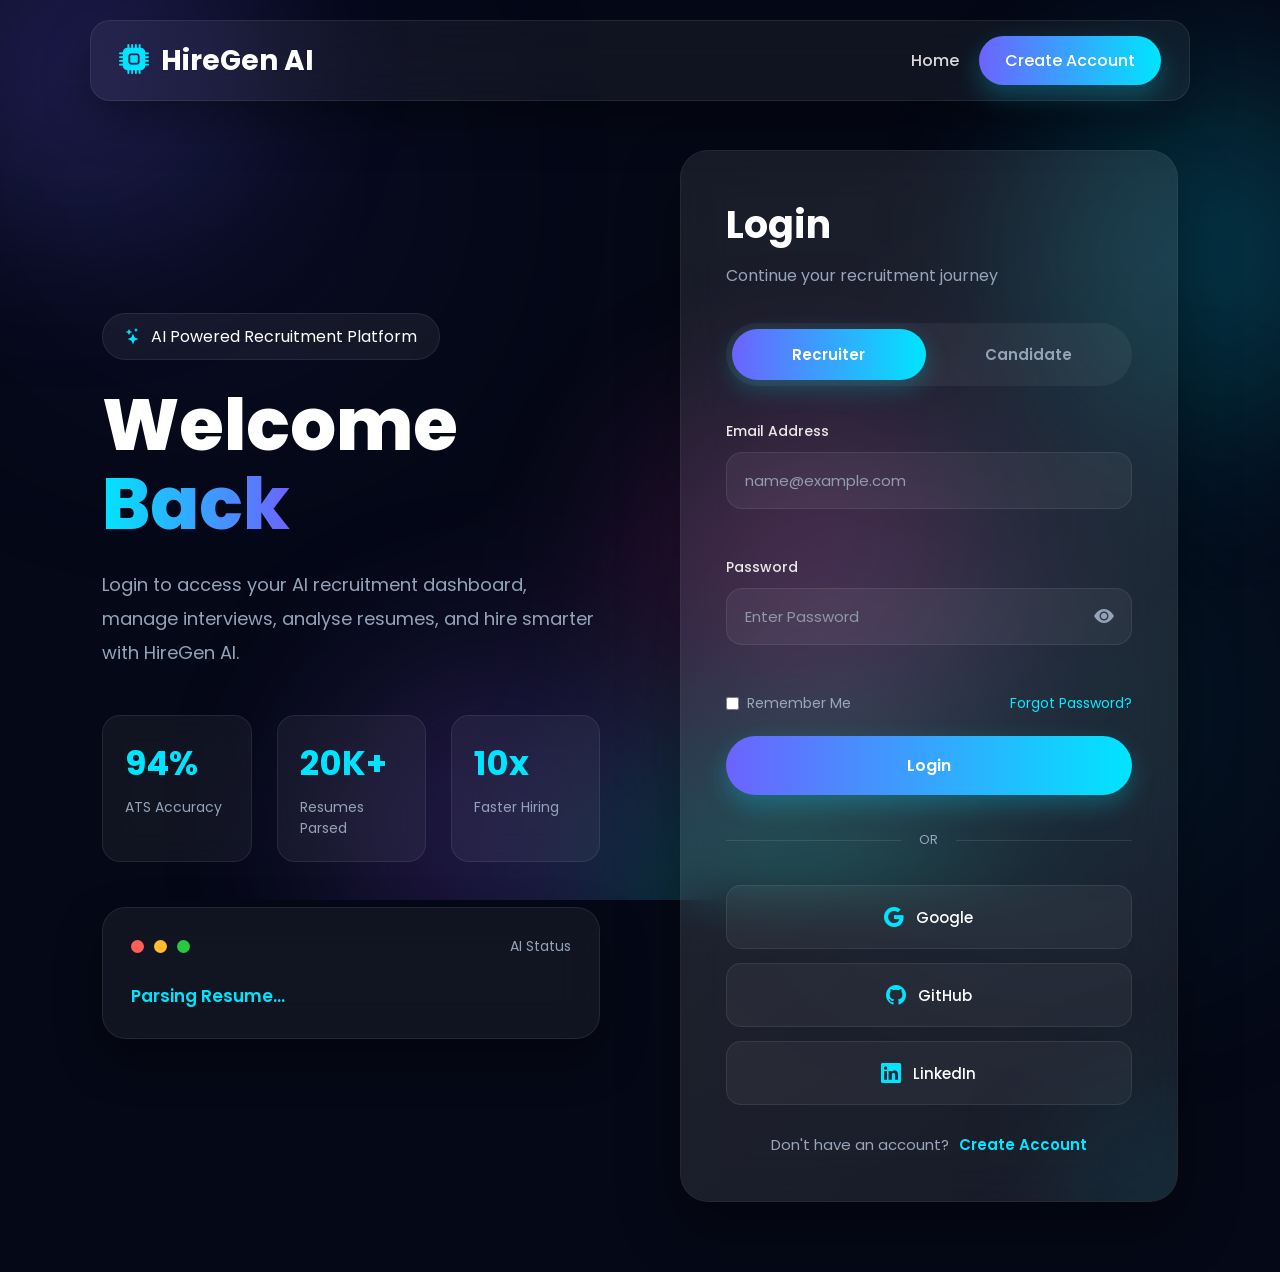
<file: recruiter-dashboard.html>
<!doctype html>
<html lang="en">
<head>
  <meta charset="utf-8"><meta name="viewport" content="width=device-width,initial-scale=1">
  <title>Recruiter Dashboard · HireGen AI</title>
  <link rel="preconnect" href="https://fonts.googleapis.com"><link rel="preconnect" href="https://fonts.gstatic.com" crossorigin>
  <link href="https://fonts.googleapis.com/css2?family=DM+Mono:wght@400;500&family=Manrope:wght@400;500;600;700;800&display=swap" rel="stylesheet">
  <link rel="stylesheet" href="recruiter-dashboard.css">
</head>
<body>
  <canvas id="particles" aria-hidden="true"></canvas><div class="cursor-glow" aria-hidden="true"></div><div class="grid-bg" aria-hidden="true"></div>
  <aside class="sidebar" id="sidebar">
    <a class="brand" href="#overview"><span>H</span>HireGen <i>AI</i></a>
    <nav aria-label="Primary navigation">
      <a class="active" href="#overview"><b>⌘</b> Dashboard</a><a href="#jobs"><b>▣</b> Job posts <em>08</em></a><a href="#candidates"><b>◉</b> Candidates</a><a href="#screening"><b>✦</b> AI screening</a><a href="#interviews"><b>◌</b> Interviews <em>03</em></a><a href="#analytics"><b>⌁</b> Analytics</a><a href="#company"><b>◇</b> Company profile</a><a href="#settings"><b>⚙</b> Settings</a>
    </nav>
    <div class="sidebar-bottom"><div class="plan"><small>HIRING INTELLIGENCE</small><strong>93% pipeline health</strong><div><i style="width:93%"></i></div></div><button class="logout">↪ Log out</button></div>
  </aside>
  <main>
    <header class="topbar"><button class="menu-button" id="menuToggle" aria-label="Toggle navigation">☰</button><label class="search">⌕<input type="search" placeholder="Search candidates, jobs, or insights"><kbd>⌘ K</kbd></label><div class="top-actions"><button title="Notifications">♧<i></i></button><button title="Messages">✉</button><button title="Calendar">□</button><button class="ask-ai" data-chat-open>✦ Ask AI</button><button class="theme" id="themeToggle" title="Toggle theme">◐</button><button class="profile" id="profileToggle">AM</button></div></header>
    <div class="page">
      <section class="hero reveal" id="overview"><div class="hero-copy"><div class="eyebrow"><i></i> RECRUITER COMMAND CENTER</div><p class="date" id="today"></p><h1>Welcome back, <span>Arjun.</span></h1><p id="typedInsight" class="insight-text"></p><div class="hero-actions"><button class="primary ripple" data-action="create-job">＋ Post new job</button><button class="secondary" data-scroll="#candidates">View candidates</button><button class="ghost" data-scroll="#screening">✦ Start AI screening</button></div></div><div class="hero-score"><div class="score-orbit orbit-a"></div><div class="score-orbit orbit-b"></div><div class="score-center"><strong>84</strong><small>HIRING SCORE</small></div><span class="float-tag top">↑ 12% quality</span><span class="float-tag bottom">8 roles active</span></div></section>

      <section class="stats reveal" aria-label="Hiring statistics">
        <article><span class="stat-icon blue">◉</span><small>Total applicants</small><strong data-count="1248">0</strong><p>↑ 18.4% vs. last month</p></article><article><span class="stat-icon purple">▣</span><small>Active job posts</small><strong data-count="8">0</strong><p>3 roles closing this week</p></article><article><span class="stat-icon cyan">◌</span><small>Interviews scheduled</small><strong data-count="26">0</strong><p>9 happening today</p></article><article><span class="stat-icon green">✓</span><small>Candidates selected</small><strong data-count="14">0</strong><p>↑ 4 awaiting offer</p></article><article><span class="stat-icon orange">↗</span><small>Offers sent</small><strong data-count="9">0</strong><p>78% acceptance rate</p></article><article><span class="stat-icon pink">✦</span><small>Hiring success rate</small><strong><span data-count="72">0</span><b>%</b></strong><p>Above your Q3 target</p></article>
      </section>

      <section class="two-col reveal" id="screening"><article class="panel ai-overview"><div class="section-head"><div><div class="eyebrow"><i></i> AI HIRING OVERVIEW</div><h2>Recruit smarter, not slower.</h2></div><button class="link" data-chat-open>Ask about trends ↗</button></div><div class="gauges"><div class="gauge" style="--value:84"><div><b>84</b><small>AI HIRING SCORE</small></div></div><div class="metric-bars"><div><span>Screening accuracy</span><b><i style="width:96%"></i></b><strong>96%</strong></div><div><span>Candidate quality index</span><b><i style="width:88%"></i></b><strong>88%</strong></div><div><span>Recruitment efficiency</span><b><i style="width:76%"></i></b><strong>76%</strong></div><p>✦ Your shortlist quality is <strong>22% higher</strong> than similar teams this month.</p></div></div></article><article class="panel screening-card"><div class="section-head"><div><div class="eyebrow"><i></i> RESUME INTELLIGENCE</div><h2>AI resume screening</h2></div><button class="dots">•••</button></div><div class="screen-progress"><div class="scan"><span>✦</span></div><div><strong>68 resumes</strong><p>being analysed right now</p><div class="progress"><i></i></div></div></div><div class="screen-stats"><span><b>1,248</b>Total</span><span><b>1,102</b>Screened</span><span><b>46</b>Pending</span><span><b class="good">184</b>Shortlisted</span></div><button class="wide-button" data-action="screen">Continue screening <b>→</b></button></article></section>

      <section class="reveal" id="candidates"><div class="section-head"><div><div class="eyebrow"><i></i> TALENT INBOX</div><h2>Recent applicants</h2></div><div class="head-actions"><button class="filter">☷ Filters</button></div></div><div class="candidate-grid" id="candidateGrid">
        <p class="empty-state">Loading applicants…</p>
      </div></section>

      <section class="two-col wide-left reveal" id="jobs"><article class="panel"><div class="section-head"><div><div class="eyebrow"><i></i> OPEN ROLES</div><h2>Job posts</h2></div><button class="primary small" data-action="create-job">＋ New job</button></div><div class="table-wrap"><table><thead><tr><th>ROLE</th><th>LOCATION</th><th>APPLICANTS</th><th>STATUS</th><th></th></tr></thead><tbody id="jobsTableBody"><tr><td colspan="5">Loading your job posts…</td></tr></tbody></table></div></article><aside class="panel ranking"><div class="section-head"><div><div class="eyebrow"><i></i> AI PRIORITY QUEUE</div><h2>Candidate ranking</h2></div></div><ol id="rankingList"><li><span>—</span><div><b>Loading…</b></div></li></ol></aside></section>

      <section class="pipeline-section reveal"><div class="section-head"><div><div class="eyebrow"><i></i> LIVE PIPELINE</div><h2>Candidate pipeline</h2></div><span class="live">● Synced just now</span></div><div class="kanban" id="kanban">
        <div class="kanban-col" data-status="applied"><header>Applied <b data-count-badge>0</b></header></div>
        <div class="kanban-col" data-status="screened"><header>AI screened <b data-count-badge>0</b></header></div>
        <div class="kanban-col" data-status="shortlisted"><header>Shortlisted <b data-count-badge>0</b></header></div>
        <div class="kanban-col" data-status="interview"><header>Interview <b data-count-badge>0</b></header></div>
        <div class="kanban-col" data-status="offer"><header>Offer <b data-count-badge>0</b></header></div>
        <div class="kanban-col" data-status="hired"><header>Hired <b data-count-badge>0</b><span>✓</span></header></div>
      </div></section>

      <section class="two-col reveal" id="interviews"><article class="panel interview-panel"><div class="section-head"><div><div class="eyebrow"><i></i> AI INTERVIEW MANAGEMENT</div><h2>Today’s interviews</h2></div><div class="interview-count"><b>09</b><span>scheduled</span></div></div><div class="interview-list"><div><time>10:00<small>AM</small></time><span class="avatar av1">NK</span><p><b>Nisha Kapoor</b><small>Product design system review · Panel</small></p><span class="status active-status">Ready</span><button data-action="start-interview">Start →</button></div><div><time>12:30<small>PM</small></time><span class="avatar av2">RM</span><p><b>Rohan Mehta</b><small>Backend architecture · AI interview</small></p><span class="status review-status">In 2h</span><button data-action="questions">Questions</button></div><div><time>03:00<small>PM</small></time><span class="avatar av3">AS</span><p><b>Ananya Shah</b><small>Growth strategy · Hiring manager</small></p><span class="status upcoming-status">Upcoming</span><button data-action="questions">Questions</button></div></div></article><aside class="panel action-panel"><div class="eyebrow"><i></i> QUICK ACTIONS</div><h2>Keep hiring moving.</h2><div class="quick-actions"><button data-action="create-job">＋<span>Create job</span></button><button data-action="invite">↗<span>Invite candidate</span></button><button data-action="questions">✦<span>Generate questions</span></button><button data-action="screen">⌁<span>Bulk screening</span></button></div></aside></section>

      <section class="analytics reveal" id="analytics"><div class="section-head"><div><div class="eyebrow"><i></i> HIRING INTELLIGENCE</div><h2>Recruitment analytics</h2></div><div class="range"><button class="selected">6 months</button><button>Year</button></div></div><div class="chart-grid"><article class="panel chart-card"><div><h3>Applications received</h3><span class="positive">↑ 18.4%</span></div><canvas id="applicationsChart" aria-label="Applications per month chart"></canvas><div class="chart-labels"><span>Feb</span><span>Mar</span><span>Apr</span><span>May</span><span>Jun</span><span>Jul</span></div></article><article class="panel funnel-card"><h3>Hiring funnel</h3><div class="funnel"><p style="--w:100%"><span>Applied</span><b>1,248</b></p><p style="--w:76%"><span>AI screened</span><b>1,102</b></p><p style="--w:54%"><span>Shortlisted</span><b>184</b></p><p style="--w:32%"><span>Interviewed</span><b>62</b></p><p style="--w:18%"><span>Offers</span><b>9</b></p></div></article><article class="panel donut-card"><h3>Department hiring</h3><div class="donut"><b>34<small>OPEN</small></b></div><div class="legend"><span><i class="l1"></i>Engineering <b>42%</b></span><span><i class="l2"></i>Product <b>28%</b></span><span><i class="l3"></i>Marketing <b>18%</b></span><span><i class="l4"></i>Operations <b>12%</b></span></div></article></div></section>

      <section class="two-col wide-left reveal" id="company"><article class="panel suggestions"><div class="section-head"><div><div class="eyebrow"><i></i> NEXT BEST ACTIONS</div><h2>AI suggestions for your team</h2></div><button class="link">View all ↗</button></div><div class="suggestion-list"><div><span>✦</span><p><b>Expand the search location for Backend Engineer.</b><small>AI predicts 34% more qualified matches across Pune and Hyderabad.</small></p><button data-action="suggestion">Apply suggestion</button></div><div><span>⌘</span><p><b>Reduce the experience threshold for Growth Marketing Lead.</b><small>Top candidate quality remains high at 4+ years.</small></p><button data-action="suggestion">Apply suggestion</button></div><div><span>↑</span><p><b>Nisha Kapoor is likely to accept an interview this week.</b><small>Engagement signals place her in the top 5% of active candidates.</small></p><button data-action="invite">Invite now</button></div></div></article><aside class="panel activity"><div class="section-head"><div><div class="eyebrow"><i></i> TEAM PULSE</div><h2>Recent activity</h2></div></div><div class="timeline"><div><span class="t blue">＋</span><p><b>New role published</b><small>Senior Product Designer · 18m ago</small></p></div><div><span class="t purple">✦</span><p><b>AI screened 32 resumes</b><small>Backend Engineer · 1h ago</small></p></div><div><span class="t green">✓</span><p><b>Offer accepted by Leena</b><small>UX Researcher · 3h ago</small></p></div><div><span class="t orange">◌</span><p><b>Interview feedback completed</b><small>Rohan Mehta · yesterday</small></p></div></div></aside></section>
      <section class="company-performance reveal"><div><div class="eyebrow"><i></i> COMPANY PERFORMANCE</div><h2>Hiring that compounds.</h2><p>Velocity and candidate quality are both climbing across the team.</p></div><div><b>34</b><span>Open positions</span></div><div><b>18d</b><span>Avg. time to hire</span></div><div><b>87</b><span>Avg. ATS score</span></div><div><b>₹42K</b><span>Hiring cost / role</span></div><div><b>78%</b><span>Offer acceptance</span></div></section>
      <div id="settings" class="settings-anchor"></div>
    </div>
  </main>
  <button class="chat-fab" id="chatFab" aria-label="Open AI assistant">✦<i></i></button><section class="chat" id="chatWindow"><header><span>✦</span><div><b>HireGen Copilot</b><small><i></i> Online · understands your pipeline</small></div><button id="closeChat">×</button></header><div class="chat-body"><p>Good morning, Arjun. Nisha Kapoor is your strongest available match today. Want me to draft an interview invite?</p><div class="prompt-row"><button>Draft invite</button><button>Summarise pipeline</button><button>Improve a job post</button></div></div><form id="chatForm"><input id="chatInput" placeholder="Ask about hiring, candidates, or jobs…"><button>↑</button></form></section><div class="toast" id="toast"></div>
  <script src="recruiter-dashboard.js"></script>
</body></html>
</file>
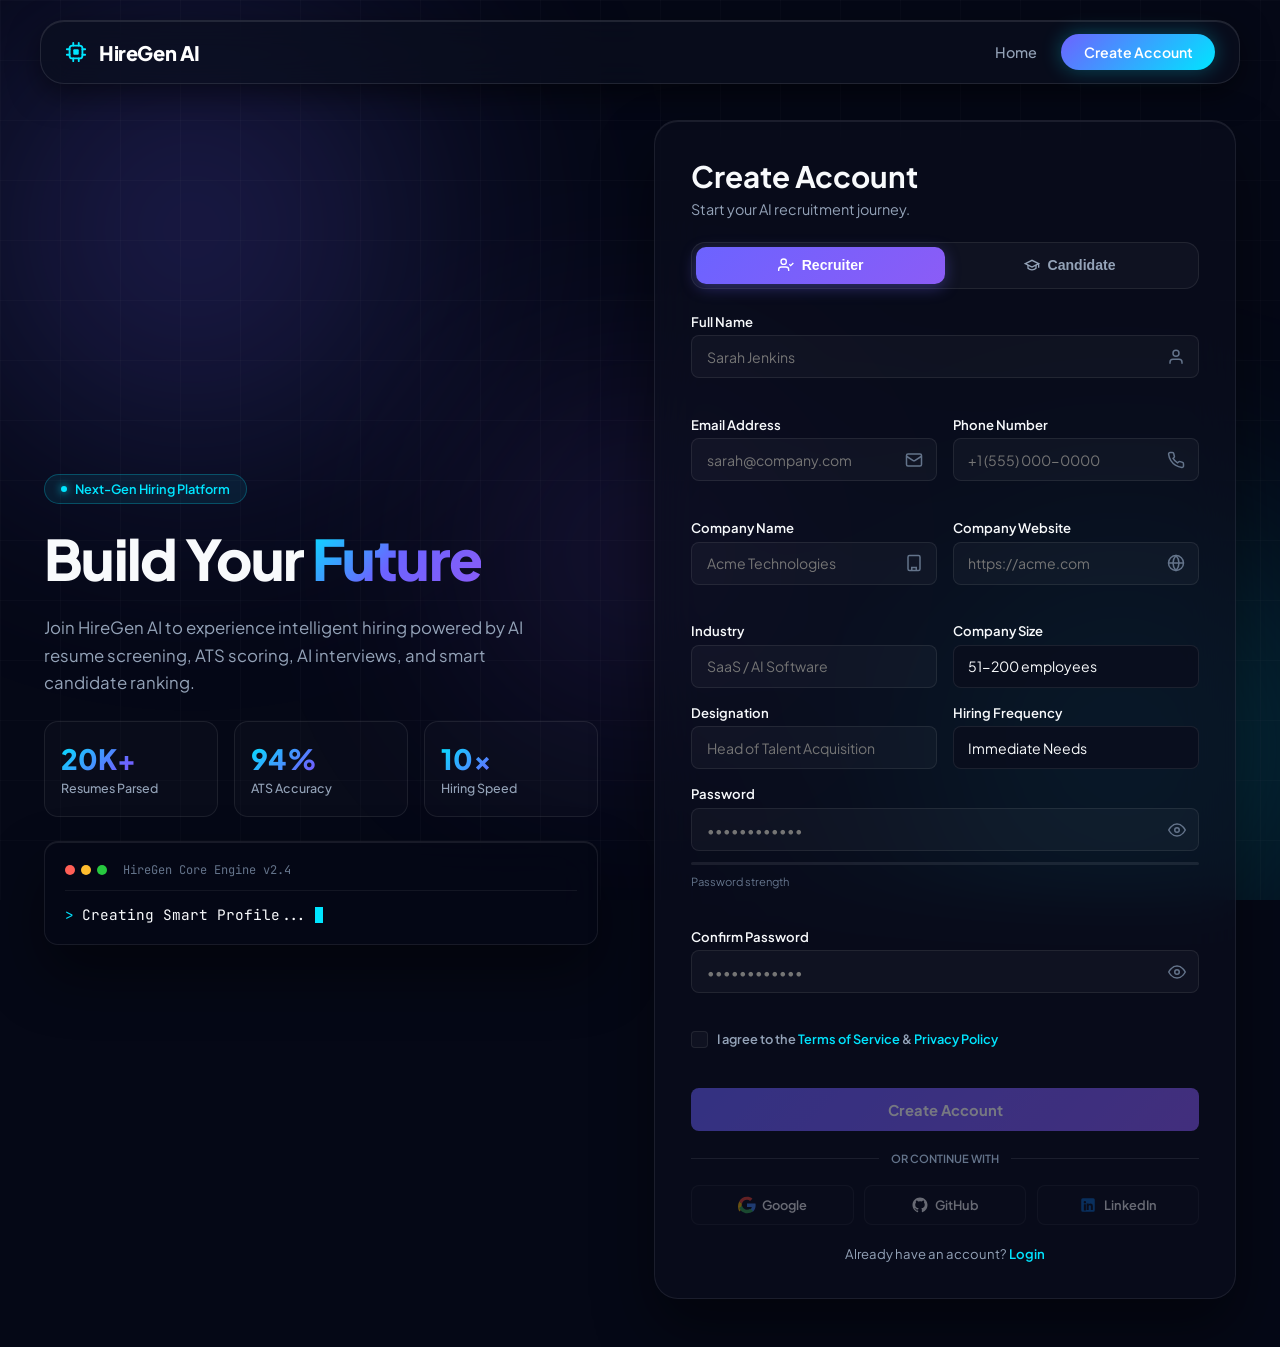
<file: signup.html>
<!DOCTYPE html>
<html lang="en">
<head>
    <meta charset="UTF-8">
    <meta name="viewport" content="width=device-width, initial-scale=1.0">
    <title>HireGen AI | Create Your Account</title>
    <!-- Fonts -->
    <link rel="preconnect" href="https://fonts.googleapis.com">
    <link rel="preconnect" href="https://fonts.gstatic.com" crossorigin>
    <link href="https://fonts.googleapis.com/css2?family=Plus+Jakarta+Sans:wght@300;400;500;600;700;800&family=JetBrains+Mono:wght@400;500&display=swap" rel="stylesheet">
    <link rel="stylesheet" href="signup.css">
</head>
<body>

    <!-- Canvas for Confetti Effect -->
    <canvas id="confetti-canvas"></canvas>

    <!-- Background Ambient Glow & Grid -->
    <div class="blob-container">
        <div class="blob blob-1"></div>
        <div class="blob blob-2"></div>
        <div class="blob blob-3"></div>
        <div class="grid-overlay"></div>
    </div>

    <!-- TOP FLOATING GLASS NAVBAR -->
    <header class="navbar-wrapper">
        <nav class="navbar glass-navbar">
            <a href="index.html" class="brand-logo">
                <div class="logo-icon">
                    <svg width="22" height="22" viewBox="0 0 24 24" fill="none" xmlns="http://www.w3.org/2000/svg">
                        <rect x="5" y="5" width="14" height="14" rx="3" stroke="#00E5FF" stroke-width="2"/>
                        <rect x="9" y="9" width="6" height="6" fill="#00E5FF" rx="1"/>
                        <path d="M9 2V5M15 2V5M9 19V22M15 19V22M2 9H5M2 15H5M19 9H22M19 15H22" stroke="#00E5FF" stroke-width="2" stroke-linecap="round"/>
                    </svg>
                </div>
                <span class="brand-name">HireGen AI</span>
            </a>

            <div class="nav-actions">
                <a href="index.html" class="nav-link">Home</a>
                <a href="signup.html" class="btn-nav-gradient">Create Account</a>
            </div>
        </nav>
    </header>

    <!-- MAIN PAGE CONTENT -->
    <main class="page-wrapper">
        <div class="signup-grid">

            <!-- LEFT PANEL: Brand Info & Terminal -->
            <section class="left-panel">
                <div class="badge-container">
                    <div class="badge">
                        <span class="badge-dot"></span>
                        <span>Next-Gen Hiring Platform</span>
                    </div>
                </div>

                <h1 class="main-title">
                    Build Your <span class="gradient-text">Future</span>
                </h1>

                <p class="main-description">
                    Join HireGen AI to experience intelligent hiring powered by AI resume screening, ATS scoring, AI interviews, and smart candidate ranking.
                </p>

                <!-- Dynamic Animated Stats -->
                <div class="stats-grid">
                    <div class="stat-card">
                        <span class="stat-number gradient-text">20K+</span>
                        <span class="stat-label">Resumes Parsed</span>
                    </div>
                    <div class="stat-card">
                        <span class="stat-number gradient-text">94%</span>
                        <span class="stat-label">ATS Accuracy</span>
                    </div>
                    <div class="stat-card">
                        <span class="stat-number gradient-text">10x</span>
                        <span class="stat-label">Hiring Speed</span>
                    </div>
                </div>

                <!-- Floating AI Terminal Window -->
                <div class="terminal-card glass-panel">
                    <div class="window-header">
                        <div class="window-controls">
                            <span class="dot close"></span>
                            <span class="dot minimize"></span>
                            <span class="dot maximize"></span>
                        </div>
                        <span class="window-title">HireGen Core Engine v2.4</span>
                    </div>
                    <div class="terminal-content">
                        <div class="terminal-line">
                            <span class="prompt">&gt;</span>
                            <span id="typing-text" class="typing-text"></span>
                            <span class="cursor"></span>
                        </div>
                    </div>
                </div>
            </section>

            <!-- RIGHT PANEL: Glassmorphism Signup Form -->
            <section class="right-panel">
                <div class="form-card glass-panel">
                    
                    <div class="form-header">
                        <h2>Create Account</h2>
                        <p>Start your AI recruitment journey.</p>
                    </div>

                    <!-- Role Switcher -->
                    <div class="role-selector-wrapper">
                        <div class="role-selector">
                            <div class="role-slider" id="role-slider"></div>
                            <button type="button" class="role-btn active" id="btn-recruiter" data-role="recruiter">
                                <svg width="16" height="16" viewBox="0 0 24 24" fill="none" stroke="currentColor" stroke-width="2"><path d="M16 21v-2a4 4 0 0 0-4-4H5a4 4 0 0 0-4 4v2"/><circle cx="8.5" cy="7" r="4"/><polyline points="17 11 19 13 23 9"/></svg>
                                Recruiter
                            </button>
                            <button type="button" class="role-btn" id="btn-candidate" data-role="candidate">
                                <svg width="16" height="16" viewBox="0 0 24 24" fill="none" stroke="currentColor" stroke-width="2"><path d="M22 10v6M2 10l10-5 10 5-10 5z"/><path d="M6 12v5c3 3 9 3 12 0v-5"/></svg>
                                Candidate
                            </button>
                        </div>
                    </div>

                    <!-- Signup Form -->
                    <form id="signup-form" novalidate>
                        
                        <!-- Full Name -->
                        <div class="form-group">
                            <label for="fullname">Full Name</label>
                            <div class="input-wrapper">
                                <input type="text" id="fullname" name="fullname" placeholder="Sarah Jenkins" required>
                                <svg class="input-svg" width="18" height="18" viewBox="0 0 24 24" fill="none" stroke="currentColor" stroke-width="2"><path d="M20 21v-2a4 4 0 0 0-4-4H8a4 4 0 0 0-4 4v2"/><circle cx="12" cy="7" r="4"/></svg>
                            </div>
                            <span class="error-msg" id="error-fullname"></span>
                        </div>

                        <!-- Email & Phone Grid -->
                        <div class="form-row">
                            <div class="form-group">
                                <label for="email">Email Address</label>
                                <div class="input-wrapper">
                                    <input type="email" id="email" name="email" placeholder="sarah@company.com" required>
                                    <svg class="input-svg" width="18" height="18" viewBox="0 0 24 24" fill="none" stroke="currentColor" stroke-width="2"><rect x="2" y="4" width="20" height="16" rx="2"/><path d="m22 7-8.97 5.7a1.94 1.94 0 0 1-2.06 0L2 7"/></svg>
                                </div>
                                <span class="error-msg" id="error-email"></span>
                            </div>

                            <div class="form-group">
                                <label for="phone">Phone Number</label>
                                <div class="input-wrapper">
                                    <input type="tel" id="phone" name="phone" placeholder="+1 (555) 000-0000" required>
                                    <svg class="input-svg" width="18" height="18" viewBox="0 0 24 24" fill="none" stroke="currentColor" stroke-width="2"><path d="M22 16.92v3a2 2 0 0 1-2.18 2 19.79 19.79 0 0 1-8.63-3.07 19.5 19.5 0 0 1-6-6 19.79 19.79 0 0 1-3.07-8.67A2 2 0 0 1 4.11 2h3a2 2 0 0 1 2 1.72 12.84 12.84 0 0 0 .7 2.81 2 2 0 0 1-.45 2.11L8.09 9.91a16 16 0 0 0 6 6l1.27-1.27a2 2 0 0 1 2.11-.45 12.84 12.84 0 0 0 2.81.7A2 2 0 0 1 22 16.92z"/></svg>
                                </div>
                                <span class="error-msg" id="error-phone"></span>
                            </div>
                        </div>

                        <!-- RECRUITER CONDITIONAL FIELDS -->
                        <div id="recruiter-fields" class="conditional-section active">
                            <div class="form-row">
                                <div class="form-group">
                                    <label for="company-name">Company Name</label>
                                    <div class="input-wrapper">
                                        <input type="text" id="company-name" name="company_name" placeholder="Acme Technologies">
                                        <svg class="input-svg" width="18" height="18" viewBox="0 0 24 24" fill="none" stroke="currentColor" stroke-width="2"><rect x="4" y="2" width="16" height="20" rx="2" ry="2"/><path d="M9 22v-4h6v4M8 6h.01M16 6h.01M12 6h.01M12 10h.01M12 14h.01M16 10h.01M16 14h.01M8 10h.01M8 14h.01"/></svg>
                                    </div>
                                    <span class="error-msg" id="error-company-name"></span>
                                </div>

                                <div class="form-group">
                                    <label for="company-website">Company Website</label>
                                    <div class="input-wrapper">
                                        <input type="url" id="company-website" name="company_website" placeholder="https://acme.com">
                                        <svg class="input-svg" width="18" height="18" viewBox="0 0 24 24" fill="none" stroke="currentColor" stroke-width="2"><circle cx="12" cy="12" r="10"/><line x1="2" y1="12" x2="22" y2="12"/><path d="M12 2a15.3 15.3 0 0 1 4 10 15.3 15.3 0 0 1-4 10 15.3 15.3 0 0 1-4-10 15.3 15.3 0 0 1 4-10z"/></svg>
                                    </div>
                                    <span class="error-msg" id="error-company-website"></span>
                                </div>
                            </div>

                            <div class="form-row">
                                <div class="form-group">
                                    <label for="company-industry">Industry</label>
                                    <div class="input-wrapper">
                                        <input type="text" id="company-industry" name="company_industry" placeholder="SaaS / AI Software">
                                    </div>
                                </div>
                                <div class="form-group">
                                    <label for="company-size">Company Size</label>
                                    <select id="company-size" name="company_size" class="custom-select">
                                        <option value="1-10">1-10 employees</option>
                                        <option value="11-50">11-50 employees</option>
                                        <option value="51-200" selected>51-200 employees</option>
                                        <option value="201-1000">201-1000 employees</option>
                                        <option value="1000+">1000+ employees</option>
                                    </select>
                                </div>
                            </div>

                            <div class="form-row">
                                <div class="form-group">
                                    <label for="recruiter-designation">Designation</label>
                                    <div class="input-wrapper">
                                        <input type="text" id="recruiter-designation" name="recruiter_designation" placeholder="Head of Talent Acquisition">
                                    </div>
                                </div>
                                <div class="form-group">
                                    <label for="hiring-frequency">Hiring Frequency</label>
                                    <select id="hiring-frequency" name="hiring_frequency" class="custom-select">
                                        <option value="Immediate">Immediate Needs</option>
                                        <option value="Monthly">Monthly</option>
                                        <option value="Quarterly">Quarterly</option>
                                    </select>
                                </div>
                            </div>

                           
                        </div>

                        <!-- CANDIDATE CONDITIONAL FIELDS -->
                        <div id="candidate-fields" class="conditional-section">
                            
                            <!-- Resume Upload Zone -->
                            <div class="form-group">
                                <label>Upload Resume (PDF only, Max 10MB)</label>
                                <div class="file-dropzone" id="resume-dropzone">
                                    <input type="file" id="resume-file" name="resume" accept="application/pdf">
                                    <div class="dropzone-inner" id="resume-dropzone-content">
                                        <svg width="24" height="24" viewBox="0 0 24 24" fill="none" stroke="#00E5FF" stroke-width="2"><path d="M14 2H6a2 2 0 0 0-2 2v16a2 2 0 0 0 2 2h12a2 2 0 0 0 2-2V8z"/><polyline points="14 2 14 8 20 8"/><line x1="16" y1="13" x2="8" y2="13"/><line x1="16" y1="17" x2="8" y2="17"/></svg>
                                        <p class="dropzone-text" id="resume-filename">Drag & Drop resume PDF here or <span>browse</span></p>
                                    </div>
                                    
                                    <!-- File Details & Upload Progress -->
                                    <div id="resume-file-info" class="file-info-badge hidden">
                                        <div class="file-details">
                                            <svg width="18" height="18" viewBox="0 0 24 24" fill="none" stroke="#00E5FF" stroke-width="2"><path d="M14 2H6a2 2 0 0 0-2 2v16a2 2 0 0 0 2 2h12a2 2 0 0 0 2-2V8z"/></svg>
                                            <span id="file-name-display">resume.pdf</span>
                                            <span id="file-size-display" class="file-size">1.2 MB</span>
                                        </div>
                                        <button type="button" class="btn-remove-file" id="remove-resume-btn">&times;</button>
                                    </div>
                                    <div class="progress-bar-container hidden" id="upload-progress-container">
                                        <div class="progress-bar-fill" id="upload-progress-bar"></div>
                                    </div>
                                </div>
                                <span class="error-msg" id="error-resume-file"></span>
                            </div>

                            <div class="form-row">
                                <div class="form-group">
                                    <label for="linkedin-url">LinkedIn Profile</label>
                                    <div class="input-wrapper">
                                        <input type="url" id="linkedin-url" name="linkedin_url" placeholder="https://linkedin.com/in/username">
                                    </div>
                                </div>
                                <div class="form-group">
                                    <label for="github-url">GitHub Profile</label>
                                    <div class="input-wrapper">
                                        <input type="url" id="github-url" name="github_url" placeholder="https://github.com/username">
                                    </div>
                                </div>
                            </div>

                            <div class="form-row">
                                <div class="form-group">
                                    <label for="preferred-role">Preferred Job Role</label>
                                    <div class="input-wrapper">
                                        <input type="text" id="preferred-role" name="preferred_role" placeholder="Senior Frontend Engineer">
                                    </div>
                                </div>
                                <div class="form-group">
                                    <label for="experience-level">Experience Level</label>
                                    <select id="experience-level" name="experience_level" class="custom-select">
                                        <option value="Entry Level">Entry Level (0-2 yrs)</option>
                                        <option value="Mid Level" selected>Mid Level (3-5 yrs)</option>
                                        <option value="Senior Level">Senior Level (5+ yrs)</option>
                                        <option value="Lead Level">Lead / Manager</option>
                                    </select>
                                </div>
                            </div>
                        </div>

                        <!-- Password -->
                        <div class="form-group">
                            <label for="password">Password</label>
                            <div class="input-wrapper">
                                <input type="password" id="password" name="password" placeholder="••••••••••••" required>
                                <button type="button" class="toggle-pwd" data-target="password" aria-label="Toggle Password">
                                    <svg class="eye-icon" width="18" height="18" viewBox="0 0 24 24" fill="none" stroke="currentColor" stroke-width="2"><path d="M1 12s4-8 11-8 11 8 11 8-4 8-11 8-11-8-11-8z"/><circle cx="12" cy="12" r="3"/></svg>
                                </button>
                            </div>
                            
                            <div class="strength-meter-container">
                                <div class="strength-bar-bg">
                                    <div class="strength-bar-fill" id="strength-bar"></div>
                                </div>
                                <span class="strength-label" id="strength-text">Password strength</span>
                            </div>
                            <span class="error-msg" id="error-password"></span>
                        </div>

                        <!-- Confirm Password -->
                        <div class="form-group">
                            <label for="confirm-password">Confirm Password</label>
                            <div class="input-wrapper">
                                <input type="password" id="confirm-password" placeholder="••••••••••••" required>
                                <button type="button" class="toggle-pwd" data-target="confirm-password" aria-label="Toggle Confirm Password">
                                    <svg class="eye-icon" width="18" height="18" viewBox="0 0 24 24" fill="none" stroke="currentColor" stroke-width="2"><path d="M1 12s4-8 11-8 11 8 11 8-4 8-11 8-11-8-11-8z"/><circle cx="12" cy="12" r="3"/></svg>
                                </button>
                            </div>
                            <span class="error-msg" id="error-confirm-password"></span>
                        </div>

                        <!-- Terms Checkbox -->
                        <div class="form-group checkbox-group">
                            <label class="custom-checkbox">
                                <input type="checkbox" id="terms-checkbox">
                                <span class="checkmark"></span>
                                <span class="label-text">I agree to the <a href="#">Terms of Service</a> & <a href="#">Privacy Policy</a></span>
                            </label>
                            <span class="error-msg" id="error-terms"></span>
                        </div>

                        <!-- Submit Button -->
                        <button type="submit" id="submit-btn" class="btn-primary-gradient" disabled>
                            <span class="btn-text">Create Account</span>
                            <span class="spinner" id="btn-spinner"></span>
                        </button>
                    </form>

                    <div class="divider">
                        <span>OR CONTINUE WITH</span>
                    </div>

                    <!-- Social Signup Grid -->
                    <div class="social-signup-grid">
                        <button type="button" class="social-btn disabled" title="Social login disabled. Use email signup.">
                            <svg width="18" height="18" viewBox="0 0 24 24"><path fill="#EA4335" d="M12 5c1.6 0 3 .6 4.1 1.6l3.1-3.1C17.3 1.7 14.8 1 12 1 7.4 1 3.5 3.6 1.6 7.4l3.7 2.9C6.2 7.2 8.8 5 12 5z"/><path fill="#4285F4" d="M23.5 12.3c0-.8-.1-1.6-.2-2.3H12v4.5h6.5c-.3 1.5-1.1 2.8-2.4 3.7l3.7 2.9c2.2-2 3.7-5 3.7-8.8z"/><path fill="#FBBC05" d="M5.3 14.8c-.2-.7-.4-1.5-.4-2.3s.2-1.6.4-2.3L1.6 7.3C.6 9.3 0 11.6 0 14s.6 4.7 1.6 6.7l3.7-2.9z"/><path fill="#34A853" d="M12 23c3.2 0 6-1.1 8-3l-3.7-2.9c-1.1.7-2.5 1.2-4.3 1.2-3.2 0-5.8-2.2-6.7-5.3L1.6 16C3.5 19.8 7.4 23 12 23z"/></svg>
                            Google
                        </button>

                        <button type="button" class="social-btn disabled" title="Social login disabled. Use email signup.">
                            <svg width="18" height="18" viewBox="0 0 24 24" fill="currentColor"><path fill-rule="evenodd" clip-rule="evenodd" d="M12 2C6.477 2 2 6.484 2 12.017c0 4.425 2.865 8.18 6.839 9.504.5.092.682-.217.682-.483 0-.237-.008-.868-.013-1.703-2.782.605-3.369-1.343-3.369-1.343-.454-1.158-1.11-1.466-1.11-1.466-.908-.62.069-.608.069-.608 1.003.07 1.53 1.032 1.53 1.032.892 1.53 2.341 1.088 2.91.832.092-.647.35-1.088.636-1.338-2.22-.253-4.555-1.113-4.555-4.951 0-1.093.39-1.988 1.029-2.688-.103-.253-.446-1.272.098-2.65 0 0 .84-.27 2.75 1.026A9.564 9.564 0 0112 6.844c.85.004 1.705.115 2.504.337 1.909-1.296 2.747-1.027 2.747-1.027.546 1.379.202 2.398.1 2.651.64.7 1.028 1.595 1.028 2.688 0 3.848-2.339 4.695-4.566 4.943.359.309.678.92.678 1.855 0 1.338-.012 2.419-.012 2.747 0 .268.18.58.688.482A10.019 10.019 0 0022 12.017C22 6.484 17.522 2 12 2z"/></svg>
                            GitHub
                        </button>

                        <button type="button" class="social-btn disabled" title="Social login disabled. Use email signup.">
                            <svg width="18" height="18" viewBox="0 0 24 24" fill="#0A66C2"><path d="M19 3a2 2 0 0 1 2 2v14a2 2 0 0 1-2 2H5a2 2 0 0 1-2-2V5a2 2 0 0 1 2-2h14m-.5 15.5v-5.3a3.26 3.26 0 0 0-3.26-3.26c-.85 0-1.84.52-2.28 1.3v-1.11h-2.79v8.37h2.79v-4.93c0-.77.62-1.4 1.39-1.4a1.4 1.4 0 0 1 1.4 1.4v4.93h2.75M6.46 10.9v8.37H9.25V10.9H6.46M7.86 6.78a1.63 1.63 0 1 0 0 3.26 1.63 1.63 0 0 0 0-3.26z"/></svg>
                            LinkedIn
                        </button>
                    </div>

                    <div class="card-footer">
                        Already have an account? <a href="login.html" class="link-highlight">Login</a>
                    </div>
                </div>
            </section>
        </div>
    </main>

    <!-- AI PROCESSING STEPPER OVERLAY MODAL -->
    <div id="ai-modal-overlay" class="modal-overlay hidden">
        <div class="modal-card glass-panel text-center">
            <div class="ai-brain-container">
                <svg class="ai-brain-icon" width="60" height="60" viewBox="0 0 24 24" fill="none" stroke="#00E5FF" stroke-width="1.5">
                    <path d="M12 2a10 10 0 0 0-10 10c0 4.42 2.87 8.17 6.84 9.5.5.08.66-.23.66-.5v-1.69c-2.77.6-3.36-1.34-3.36-1.34-.46-1.16-1.11-1.47-1.11-1.47-.91-.62.07-.6.07-.6 1 .07 1.53 1.03 1.53 1.03.87 1.52 2.34 1.07 2.91.83.1-.65.35-1.09.63-1.34-2.22-.25-4.55-1.11-4.55-4.92 0-1.11.38-2 1.03-2.71-.1-.25-.45-1.29.1-2.64 0 0 .84-.27 2.75 1.02.79-.22 1.65-.33 2.5-.33.85 0 1.71.11 2.5.33 1.91-1.29 2.75-1.02 2.75-1.02.55 1.35.2 2.39.1 2.64.65.71 1.03 1.6 1.03 2.71 0 3.82-2.34 4.66-4.57 4.91.36.31.69.92.69 1.85V21c0 .27.16.59.67.5C19.14 20.16 22 16.42 22 12A10 10 0 0 0 12 2z"/>
                </svg>
            </div>
            <h3 class="modal-title gradient-text">HireGen AI Processing</h3>
            <p class="modal-subtext">Setting up your profile & parsing intelligence...</p>

            <ul class="ai-stepper" id="ai-stepper">
                <li class="step-item" id="step-1"><span class="step-icon"></span> Creating Account</li>
                <li class="step-item" id="step-2"><span class="step-icon"></span> Uploading Resume</li>
                <li class="step-item" id="step-3"><span class="step-icon"></span> Parsing Resume</li>
                <li class="step-item" id="step-4"><span class="step-icon"></span> Extracting Skills</li>
                <li class="step-item" id="step-5"><span class="step-icon"></span> Generating ATS Score</li>
                <li class="step-item" id="step-6"><span class="step-icon"></span> Finalizing Profile</li>
            </ul>
        </div>
    </div>

    <!-- PREMUM SUCCESS MODAL WITH REDIRECT COUNTDOWN -->
    <div id="success-modal-overlay" class="modal-overlay hidden">
        <div class="modal-card glass-panel text-center success-card">
            <div class="success-icon-badge">
                <svg width="40" height="40" viewBox="0 0 24 24" fill="none" stroke="#10B981" stroke-width="3"><polyline points="20 6 9 17 4 12"/></svg>
            </div>
            <h2 class="gradient-text">Account Created!</h2>
            <p class="modal-subtext">Welcome to HireGen AI platform.</p>

            <!-- ATS Score Badge display (If Candidate) -->
            <div id="ats-result-container" class="ats-badge-box hidden">
                <div class="ats-circle">
                    <span id="ats-score-value">88</span>
                    <small>ATS SCORE</small>
                </div>
                <div class="skills-extracted">
                    <h4>Top Skills Identified:</h4>
                    <div id="skills-tags-container" class="tags-flex"></div>
                </div>
            </div>

            <p class="redirect-info">Redirecting to your dashboard in <span id="countdown-timer" class="countdown-num">3</span> seconds...</p>
        </div>
    </div>

    <!-- Toast Notification Container -->
    <div id="toast-container" class="toast-container"></div>

    <script src="signup.js"></script>
</body>
</html>
</file>
<file: style.css>
/* ==========================================================
   HireGen AI
   style.css - Part 1
========================================================== */

@import url('https://fonts.googleapis.com/css2?family=Poppins:wght@300;400;500;600;700;800&display=swap');

:root {

    --bg: #050816;
    --bg2: #0f172a;

    --primary: #6C63FF;
    --secondary: #00E5FF;
    --accent: #8B5CF6;

    --text: #ffffff;
    --gray: #94A3B8;

    --glass: rgba(255, 255, 255, .08);
    --border: rgba(255, 255, 255, .15);

    --shadow: 0 15px 40px rgba(0, 0, 0, .35);

    --radius: 22px;

    --transition: .35s;

}

/*========================*/

* {

    margin: 0;
    padding: 0;
    box-sizing: border-box;

}

html {

    scroll-behavior: smooth;

}

body {

    font-family: 'Poppins', sans-serif;

    background: var(--bg);

    color: var(--text);

    overflow-x: hidden;

}

/*========================*/

a {

    text-decoration: none;
    color: inherit;

}

ul {

    list-style: none;

}

img {

    max-width: 100%;

    display: block;

}

/*==========================
SCROLLBAR
==========================*/

::-webkit-scrollbar {

    width: 10px;

}

::-webkit-scrollbar-track {

    background: #07101f;

}

::-webkit-scrollbar-thumb {

    background: linear-gradient(var(--primary), var(--secondary));

    border-radius: 50px;

}

/*==========================
BACKGROUND
==========================*/

.bg-animation {

    position: fixed;

    inset: 0;

    z-index: -3;

    overflow: hidden;

}

.bg-animation span {

    position: absolute;

    width: 350px;

    height: 350px;

    border-radius: 50%;

    filter: blur(80px);

    opacity: .18;

    animation: floatBlob 18s infinite ease-in-out;

}

.bg-animation span:nth-child(1) {

    background: #6C63FF;

    top: -80px;

    left: -120px;

}

.bg-animation span:nth-child(2) {

    background: #00E5FF;

    right: -120px;

    top: 120px;

    animation-delay: 2s;

}

.bg-animation span:nth-child(3) {

    background: #8B5CF6;

    bottom: -120px;

    left: 30%;

    animation-delay: 4s;

}

.bg-animation span:nth-child(4) {

    background: #00ffd5;

    right: 25%;

    bottom: -100px;

    animation-delay: 6s;

}

.bg-animation span:nth-child(5) {

    background: #ff4fd8;

    top: 50%;

    left: -150px;

    animation-delay: 8s;

}

.bg-animation span:nth-child(6) {

    background: #4f9cff;

    top: 55%;

    right: -140px;

    animation-delay: 10s;

}

@keyframes floatBlob {

    0%,
    100% {

        transform: translateY(0) scale(1);

    }

    50% {

        transform: translateY(-60px) scale(1.15);

    }

}

/*==========================
BLUR
==========================*/

.blur {

    position: fixed;

    border-radius: 50%;

    filter: blur(120px);

    z-index: -2;

    opacity: .18;

}

.blur1 {

    width: 250px;

    height: 250px;

    background: #6C63FF;

    top: 5%;

    left: 5%;

}

.blur2 {

    width: 300px;

    height: 300px;

    background: #00E5FF;

    bottom: 0;

    right: 5%;

}

.blur3 {

    width: 280px;

    height: 280px;

    background: #8B5CF6;

    top: 40%;

    left: 45%;

}

/*==========================
PRELOADER
==========================*/

#preloader {

    position: fixed;

    inset: 0;

    background: #050816;

    display: flex;

    justify-content: center;

    align-items: center;

    flex-direction: column;

    gap: 25px;

    z-index: 99999;

}

.loader-circle {

    width: 80px;

    height: 80px;

    border-radius: 50%;

    border: 5px solid rgba(255, 255, 255, .15);

    border-top: 5px solid var(--secondary);

    animation: spin 1s linear infinite;

}

@keyframes spin {

    100% {

        transform: rotate(360deg);

    }

}

#preloader h2 {

    letter-spacing: 3px;

}

/*==========================
CURSOR
==========================*/

.cursor {

    width: 15px;

    height: 15px;

    background: #00E5FF;

    position: fixed;

    border-radius: 50%;

    pointer-events: none;

    z-index: 9999;

    transform: translate(-50%, -50%);

}

.cursor2 {

    width: 35px;

    height: 35px;

    border: 2px solid #00E5FF;

    position: fixed;

    border-radius: 50%;

    pointer-events: none;

    z-index: 9998;

    transform: translate(-50%, -50%);

    transition: .08s;

}

/*==========================
NAVBAR
==========================*/

header {

    position: fixed;

    width: 100%;

    top: 0;

    left: 0;

    z-index: 999;

    padding: 20px 8%;

}

.navbar {

    display: flex;

    align-items: center;

    justify-content: space-between;

    background: rgba(255, 255, 255, .05);

    backdrop-filter: blur(20px);

    border: 1px solid rgba(255, 255, 255, .08);

    border-radius: 18px;

    padding: 16px 30px;

}

.logo {

    display: flex;

    align-items: center;

    gap: 10px;

    font-size: 26px;

    font-weight: 700;

    color: white;

}

.logo i {

    color: var(--secondary);

    font-size: 30px;

}

.nav-links {

    display: flex;

    gap: 35px;

}

.nav-links a {

    color: #d8d8d8;

    transition: .3s;

    font-weight: 500;

}

.nav-links a:hover {

    color: var(--secondary);

}

.nav-buttons {

    display: flex;

    gap: 15px;

}

.menu {

    display: none;

    font-size: 34px;

    cursor: pointer;

}

/*==========================
BUTTONS
==========================*/

.btn-primary {

    display: inline-flex;

    align-items: center;

    justify-content: center;

    padding: 14px 30px;

    border-radius: 50px;

    background: linear-gradient(90deg, var(--primary), var(--secondary));

    color: #fff;

    font-weight: 600;

    transition: .35s;

    box-shadow: 0 10px 30px rgba(0, 229, 255, .25);

}

.btn-primary:hover {

    transform: translateY(-4px);

    box-shadow: 0 20px 40px rgba(0, 229, 255, .4);

}

.btn-outline {

    display: inline-flex;

    align-items: center;

    justify-content: center;

    padding: 14px 30px;

    border-radius: 50px;

    border: 1px solid rgba(255, 255, 255, .2);

    background: rgba(255, 255, 255, .05);

    backdrop-filter: blur(15px);

    transition: .35s;

}

.btn-outline:hover {

    background: rgba(255, 255, 255, .12);

}

/*==========================
SECTION TITLE
==========================*/

.section-title {

    text-align: center;

    margin-bottom: 70px;

}

.section-title p {

    color: var(--secondary);

    font-weight: 600;

    letter-spacing: 2px;

    margin-bottom: 10px;

}

.section-title h2 {

    font-size: 46px;

    font-weight: 700;

}

/*==========================
HERO
==========================*/

.hero {

    min-height: 100vh;

    display: flex;

    align-items: center;

    justify-content: space-between;

    padding: 170px 8% 80px;

    gap: 70px;

}

.hero-left {

    flex: 1;

}

.badge {

    display: inline-flex;

    align-items: center;

    gap: 10px;

    padding: 10px 22px;

    background: rgba(255, 255, 255, .07);

    border-radius: 50px;

    margin-bottom: 25px;

    border: 1px solid rgba(255, 255, 255, .08);

}

.hero-left h1 {

    font-size: 70px;

    line-height: 1.1;

    margin-bottom: 25px;

}

.hero-left h1 span {

    background: linear-gradient(90deg,
            var(--secondary),
            var(--primary));

    -webkit-background-clip: text;

    -webkit-text-fill-color: transparent;

}

.hero-text {

    font-size: 18px;

    color: var(--gray);

    max-width: 620px;

    line-height: 1.8;

    margin-bottom: 40px;

}

.hero-buttons {

    display: flex;

    gap: 18px;

    margin-bottom: 55px;

}

.hero-stats {

    display: flex;

    gap: 60px;

}

.hero-stats h2 {

    font-size: 34px;

    color: var(--secondary);

}

.hero-stats p {

    color: var(--gray);

    margin-top: 6px;

}

/*==========================================================
STYLE.CSS - PART 2
==========================================================*/

/*==========================
 HERO RIGHT
==========================*/

.hero-right {
    flex: 1;
    display: flex;
    justify-content: center;
    align-items: center;
}

.dashboard-card {
    width: 480px;
    background: rgba(255, 255, 255, .06);
    backdrop-filter: blur(20px);
    border: 1px solid rgba(255, 255, 255, .08);
    border-radius: 25px;
    padding: 30px;
    box-shadow: 0 20px 60px rgba(0, 0, 0, .35);
    animation: floatCard 5s ease-in-out infinite;
}

.dashboard-top {
    display: flex;
    gap: 10px;
    margin-bottom: 25px;
}

.circle {
    width: 14px;
    height: 14px;
    border-radius: 50%;
}

.red {
    background: #ff5f57;
}

.yellow {
    background: #febc2e;
}

.green {
    background: #28c840;
}

.dashboard-card h3 {
    margin-bottom: 20px;
    font-size: 25px;
}

.upload-box {
    border: 2px dashed rgba(255, 255, 255, .15);
    border-radius: 20px;
    padding: 40px;
    text-align: center;
    margin-bottom: 25px;
}

.upload-box i {
    font-size: 55px;
    color: var(--secondary);
    margin-bottom: 15px;
}

.score-box {
    display: flex;
    justify-content: space-between;
    align-items: center;
    margin-bottom: 25px;
}

.progress-circle {
    width: 80px;
    height: 80px;
    border-radius: 50%;
    display: flex;
    justify-content: center;
    align-items: center;
    font-weight: 700;
    background: linear-gradient(135deg, var(--primary), var(--secondary));
}

.skills {
    display: flex;
    flex-wrap: wrap;
    gap: 12px;
}

.skills span {
    padding: 10px 18px;
    background: rgba(255, 255, 255, .08);
    border-radius: 50px;
}

/*==========================
 TRUSTED
==========================*/

.trusted {
    padding: 70px 8%;
    text-align: center;
}

.trusted h3 {
    color: #d8d8d8;
    margin-bottom: 40px;
}

.logos {
    display: flex;
    justify-content: center;
    flex-wrap: wrap;
    gap: 60px;
}

.logos span {
    color: #7d8795;
    font-size: 22px;
    font-weight: 600;
    transition: .3s;
}

.logos span:hover {
    color: white;
}

/*==========================
 FEATURES
==========================*/

.features {
    padding: 120px 8%;
}

.feature-grid {
    display: grid;
    grid-template-columns: repeat(auto-fit, minmax(300px, 1fr));
    gap: 30px;
}

.feature-card {
    padding: 35px;
    border-radius: 25px;
    background: rgba(255, 255, 255, .05);
    backdrop-filter: blur(20px);
    transition: .35s;
    border: 1px solid rgba(255, 255, 255, .08);
}

.feature-card:hover {
    transform: translateY(-12px);
    box-shadow: 0 20px 40px rgba(0, 229, 255, .18);
}

.feature-card i {
    font-size: 45px;
    color: var(--secondary);
    margin-bottom: 20px;
}

.feature-card h3 {
    margin-bottom: 15px;
}

.feature-card p {
    color: var(--gray);
    line-height: 1.8;
}

/*==========================
 HOW
==========================*/

.how {
    padding: 120px 8%;
}

.steps {
    display: grid;
    grid-template-columns: repeat(auto-fit, minmax(280px, 1fr));
    gap: 30px;
}

.step {
    background: rgba(255, 255, 255, .05);
    padding: 35px;
    border-radius: 22px;
    text-align: center;
    border: 1px solid rgba(255, 255, 255, .08);
    position: relative;
}

.step-number {
    position: absolute;
    top: 18px;
    right: 20px;
    font-size: 42px;
    opacity: .1;
    font-weight: 700;
}

.step i {
    font-size: 52px;
    color: var(--secondary);
    margin-bottom: 20px;
}

.step h3 {
    margin-bottom: 15px;
}

.step p {
    color: var(--gray);
}

/*==========================
 DASHBOARD
==========================*/

.dashboard {
    padding: 120px 8%;
    display: flex;
    gap: 70px;
    align-items: center;
}

.dashboard-left,
.dashboard-right {
    flex: 1;
}

.dashboard-left h2 {
    font-size: 48px;
    margin: 20px 0;
}

.dashboard-left p {
    color: var(--gray);
    line-height: 1.9;
}

.dashboard-left ul {
    margin-top: 30px;
}

.dashboard-left li {
    margin: 18px 0;
}

.dashboard-left i {
    color: var(--secondary);
    margin-right: 10px;
}

.dashboard-ui {
    background: rgba(255, 255, 255, .05);
    border-radius: 25px;
    padding: 30px;
}

.graph-box {
    margin-bottom: 35px;
}

.bars {
    display: flex;
    align-items: flex-end;
    gap: 15px;
    height: 180px;
    margin-top: 30px;
}

.bars span {
    flex: 1;
    border-radius: 20px;
    background: linear-gradient(var(--primary), var(--secondary));
    animation: grow 2s infinite alternate;
}

.bars span:nth-child(1) {
    height: 35%;
}

.bars span:nth-child(2) {
    height: 80%;
}

.bars span:nth-child(3) {
    height: 60%;
}

.bars span:nth-child(4) {
    height: 100%;
}

.bars span:nth-child(5) {
    height: 75%;
}

.bars span:nth-child(6) {
    height: 90%;
}

.mini-cards {
    display: grid;
    grid-template-columns: repeat(2, 1fr);
    gap: 20px;
}

.mini-card {
    background: rgba(255, 255, 255, .06);
    border-radius: 18px;
    padding: 25px;
    text-align: center;
}

.mini-card h3 {
    color: var(--secondary);
    font-size: 32px;
}

/*==========================
 COUNTER
==========================*/

.counter-section {
    display: grid;
    grid-template-columns: repeat(auto-fit, minmax(220px, 1fr));
    gap: 25px;
    padding: 90px 8%;
}

.counter {
    background: rgba(255, 255, 255, .05);
    padding: 35px;
    border-radius: 20px;
    text-align: center;
}

.counter h2 {
    color: var(--secondary);
    font-size: 42px;
}

.counter p {
    color: var(--gray);
}

/*==========================
 PRICING
==========================*/

.pricing {
    padding: 120px 8%;
}

.pricing-grid {
    display: grid;
    grid-template-columns: repeat(auto-fit, minmax(320px, 1fr));
    gap: 30px;
}

.price-card {
    background: rgba(255, 255, 255, .05);
    border-radius: 25px;
    padding: 45px;
    position: relative;
    transition: .35s;
}

.price-card:hover {
    transform: translateY(-10px);
}

.price-card h1 {
    font-size: 55px;
    margin: 25px 0;
}

.price-card li {
    margin: 18px 0;
}

.popular {
    border: 2px solid var(--secondary);
}

.popular-tag {
    position: absolute;
    top: -15px;
    right: 25px;
    background: var(--secondary);
    color: #000;
    padding: 8px 16px;
    border-radius: 30px;
    font-size: 13px;
    font-weight: 700;
}

/*==========================
 TESTIMONIAL
==========================*/

.testimonials {
    padding: 120px 8%;
}

.testimonial-grid {
    display: grid;
    grid-template-columns: repeat(auto-fit, minmax(320px, 1fr));
    gap: 30px;
}

.testimonial {
    background: rgba(255, 255, 255, .05);
    padding: 35px;
    border-radius: 20px;
}

.testimonial p {
    color: var(--gray);
    line-height: 1.8;
    margin-bottom: 20px;
}

/*==========================
 FAQ
==========================*/

.faq {
    padding: 120px 8%;
}

.faq-item {
    margin-bottom: 25px;
    padding: 30px;
    border-radius: 20px;
    background: rgba(255, 255, 255, .05);
}

.faq-item h3 {
    margin-bottom: 12px;
}

.faq-item p {
    color: var(--gray);
}

/*==========================
 CONTACT
==========================*/

.contact {
    padding: 120px 8%;
}

.contact-form {
    max-width: 800px;
    margin: auto;
}

.contact-form input,
.contact-form textarea {
    width: 100%;
    padding: 18px;
    margin-bottom: 22px;
    border: none;
    outline: none;
    color: white;
    border-radius: 18px;
    background: rgba(255, 255, 255, .06);
}

.contact-form textarea {
    resize: none;
}

/*==========================
 FOOTER
==========================*/

footer {
    padding: 70px 8% 30px;
    background: #02040d;
}

.footer-content {
    display: grid;
    grid-template-columns: 2fr 1fr 1fr;
    gap: 50px;
}

.footer-content h4 {
    margin-bottom: 20px;
}

.footer-content a {
    display: block;
    color: var(--gray);
    margin-bottom: 12px;
}

.social-icons {
    display: flex;
    gap: 15px;
}

.social-icons a {
    width: 45px;
    height: 45px;
    border-radius: 50%;
    background: rgba(255, 255, 255, .08);
    display: flex;
    justify-content: center;
    align-items: center;
}

.copyright {
    margin-top: 50px;
    text-align: center;
    color: #777;
}

/*==========================
 ANIMATIONS
==========================*/

@keyframes floatCard {

    0%,
    100% {
        transform: translateY(0);
    }

    50% {
        transform: translateY(-18px);
    }
}

@keyframes grow {
    from {
        transform: scaleY(.7);
    }

    to {
        transform: scaleY(1);
    }
}

/*==========================
 RESPONSIVE
==========================*/

@media(max-width:991px) {

    .hero,
    .dashboard {
        flex-direction: column;
    }

    .nav-links,
    .nav-buttons {
        display: none;
    }

    .menu {
        display: block;
    }

    .hero-left h1 {
        font-size: 50px;
    }

    .dashboard-card {
        width: 100%;
    }

    .footer-content {
        grid-template-columns: 1fr;
    }

}

@media(max-width:768px) {

    .hero {
        padding-top: 150px;
    }

    .hero-left h1 {
        font-size: 40px;
    }

    .section-title h2 {
        font-size: 34px;
    }

    .hero-stats {
        flex-direction: column;
        gap: 20px;
    }

    .mini-cards {
        grid-template-columns: 1fr;
    }

}

/* =========================================================
   Interaction & visual refinement
========================================================= */
:root {
    --surface: rgba(15, 23, 42, .66);
    --surface-strong: rgba(15, 23, 42, .9);
    --ease: cubic-bezier(.2, .8, .2, 1);
}

body {
    line-height: 1.55;
}

body::before {
    content: "";
    position: fixed;
    inset: 0;
    pointer-events: none;
    z-index: -1;
    background: linear-gradient(115deg, rgba(108, 99, 255, .06), transparent 38%, rgba(0, 229, 255, .035));
}

::selection {
    color: #06111f;
    background: var(--secondary);
}

header {
    position: sticky;
    top: 0;
    z-index: 50;
    padding: 14px 5%;
    transition: padding .35s var(--ease);
}

.navbar {
    max-width: 1280px;
    margin: auto;
    min-height: 68px;
    padding: 12px 18px;
    border: 1px solid rgba(255, 255, 255, .1);
    border-radius: 18px;
    background: rgba(5, 8, 22, .58);
    backdrop-filter: blur(18px);
    -webkit-backdrop-filter: blur(18px);
    transition: background .35s var(--ease), box-shadow .35s var(--ease), border-color .35s var(--ease);
}

.navbar.is-scrolled {
    background: rgba(5, 8, 22, .9);
    border-color: rgba(255, 255, 255, .14);
    box-shadow: 0 12px 38px rgba(0, 0, 0, .26);
}

.logo {
    gap: 10px;
    letter-spacing: -.35px;
}

.logo i {
    display: grid;
    place-items: center;
    width: 34px;
    height: 34px;
    border-radius: 10px;
    background: linear-gradient(135deg, var(--primary), var(--secondary));
    color: #07101f;
    font-size: 17px;
    box-shadow: 0 6px 16px rgba(0, 229, 255, .22);
}

.nav-links {
    gap: 4px;
}

.nav-links a {
    position: relative;
    padding: 9px 11px;
    color: #b7c2d4;
    font-size: 14px;
    transition: color .2s var(--ease);
}

.nav-links a::after {
    content: "";
    position: absolute;
    right: 11px;
    bottom: 4px;
    left: 11px;
    height: 2px;
    transform: scaleX(0);
    transform-origin: left;
    border-radius: 2px;
    background: var(--secondary);
    transition: transform .25s var(--ease);
}

.nav-links a:hover,
.nav-links a.active {
    color: white;
}

.nav-links a:hover::after,
.nav-links a.active::after {
    transform: scaleX(1);
}

.btn-primary,
.btn-outline {
    position: relative;
    overflow: hidden;
    isolation: isolate;
    border: none;
    cursor: pointer;
    transition: transform .22s var(--ease), box-shadow .22s var(--ease), border-color .22s var(--ease), background .22s var(--ease);
}

.btn-primary:hover {
    transform: translateY(-2px);
    box-shadow: 0 12px 28px rgba(108, 99, 255, .32);
}

.btn-outline:hover {
    transform: translateY(-2px);
    border-color: rgba(0, 229, 255, .7);
    background: rgba(0, 229, 255, .08);
}

.ripple {
    position: absolute;
    z-index: -1;
    width: 12px;
    height: 12px;
    border-radius: 50%;
    pointer-events: none;
    background: rgba(255, 255, 255, .42);
    transform: translate(-50%, -50%) scale(0);
    animation: ripple .65s ease-out forwards;
}

@keyframes ripple {
    to {
        transform: translate(-50%, -50%) scale(19);
        opacity: 0;
    }
}

.hero {
    min-height: calc(100vh - 96px);
    padding-top: 92px;
    padding-bottom: 100px;
    align-items: center;
}

.hero-left h1 {
    letter-spacing: -2.6px;
    line-height: 1.1;
}

.hero-left h1 span {
    display: block;
    min-height: 1.2em;
    font-size: .46em;
    line-height: 1.3;
    letter-spacing: -1px;
    background: linear-gradient(90deg, #d8d5ff, var(--secondary));
    -webkit-background-clip: text;
    background-clip: text;
    -webkit-text-fill-color: transparent;
}

.badge {
    width: max-content;
    border: 1px solid rgba(0, 229, 255, .22);
    box-shadow: 0 8px 28px rgba(0, 229, 255, .08);
}

.hero-text {
    max-width: 590px;
}

.hero-stats {
    gap: 0;
    border: 1px solid rgba(255, 255, 255, .09);
    border-radius: 16px;
    background: rgba(255, 255, 255, .035);
    overflow: hidden;
}

.hero-stats>div {
    flex: 1;
    padding: 16px 20px;
}

.hero-stats>div+div {
    border-left: 1px solid rgba(255, 255, 255, .09);
}

.hero-stats h2 {
    color: var(--secondary);
    font-size: 25px;
}

.hero-stats p {
    font-size: 12px;
}

.dashboard-card,
.dashboard-ui {
    border: 1px solid rgba(255, 255, 255, .12);
    box-shadow: 0 30px 70px rgba(0, 0, 0, .28);
}

.dashboard-card {
    position: relative;
    overflow: hidden;
    animation: dashboard-float 5s ease-in-out infinite;
}

.dashboard-card::after {
    content: "";
    position: absolute;
    inset: 0;
    pointer-events: none;
    background: linear-gradient(120deg, transparent 30%, rgba(255, 255, 255, .11), transparent 65%);
    transform: translateX(-120%);
    animation: shine 5s 1.5s ease-in-out infinite;
}

@keyframes dashboard-float {
    50% {
        transform: translateY(-12px);
    }
}

@keyframes shine {

    45%,
    100% {
        transform: translateX(120%);
    }
}

.upload-box {
    transition: background .25s var(--ease), transform .25s var(--ease);
}

.upload-box:hover {
    transform: scale(1.02);
    background: rgba(0, 229, 255, .09);
}

.progress-circle {
    box-shadow: inset 0 0 0 6px rgba(0, 229, 255, .09), 0 0 28px rgba(0, 229, 255, .16);
}

.skills span {
    transition: transform .2s var(--ease), background .2s var(--ease);
}

.skills span:hover {
    transform: translateY(-3px);
    background: rgba(0, 229, 255, .14);
}

.trusted {
    padding-block: 54px;
}

.logos {
    gap: clamp(24px, 5vw, 64px);
}

.logos span {
    letter-spacing: -.8px;
    opacity: .66;
    filter: grayscale(1);
    transition: opacity .2s var(--ease), filter .2s var(--ease), transform .2s var(--ease);
}

.logos span:hover {
    opacity: 1;
    filter: none;
    transform: translateY(-3px);
}

.section-title {
    margin-bottom: 54px;
}

.section-title p,
.small-title {
    letter-spacing: 2px;
    font-size: 12px;
    font-weight: 700;
    color: var(--secondary);
}

.section-title h2 {
    letter-spacing: -1.2px;
}

.feature-card,
.step,
.price-card,
.testimonial,
.counter,
.faq-item,
.mini-card {
    background: var(--surface);
    border: 1px solid rgba(255, 255, 255, .09);
    box-shadow: 0 10px 28px rgba(0, 0, 0, .1);
    transition: transform .3s var(--ease), box-shadow .3s var(--ease), border-color .3s var(--ease), background .3s var(--ease);
}

.feature-card:hover,
.step:hover,
.testimonial:hover,
.mini-card:hover,
.counter:hover {
    transform: translateY(-7px);
    border-color: rgba(0, 229, 255, .3);
    background: rgba(21, 32, 57, .78);
    box-shadow: 0 22px 42px rgba(0, 0, 0, .2);
}

.feature-card i,
.step i {
    display: grid;
    place-items: center;
    width: 64px;
    height: 64px;
    border-radius: 18px;
    background: rgba(0, 229, 255, .09);
    font-size: 30px;
    transition: transform .3s var(--ease), background .3s var(--ease);
}

.feature-card:hover i,
.step:hover i {
    transform: rotate(-7deg) scale(1.08);
    background: rgba(0, 229, 255, .17);
}

.step {
    overflow: hidden;
}

.step-number {
    color: var(--secondary);
    opacity: .12;
}

.dashboard-ui {
    background: var(--surface);
}

.bars span {
    transform-origin: bottom;
    animation: grow 1.5s var(--ease) infinite alternate;
}

.mini-card p {
    color: var(--gray);
    font-size: 13px;
}

.counter-section {
    padding-block: 70px;
}

.counter {
    position: relative;
    overflow: hidden;
}

.counter::before {
    content: "";
    position: absolute;
    top: 0;
    right: 18%;
    left: 18%;
    height: 2px;
    background: linear-gradient(90deg, transparent, var(--secondary), transparent);
    opacity: .7;
}

.price-card {
    overflow: visible;
}

.price-card:hover {
    transform: translateY(-9px);
    border-color: rgba(255, 255, 255, .18);
    box-shadow: 0 25px 50px rgba(0, 0, 0, .22);
}

.price-card li::before {
    content: '✓';
    color: var(--secondary);
    margin-right: 10px;
}

.popular {
    background: linear-gradient(155deg, rgba(108, 99, 255, .2), rgba(0, 229, 255, .07));
    box-shadow: 0 22px 46px rgba(74, 91, 255, .16);
}

.popular-tag {
    box-shadow: 0 8px 22px rgba(0, 229, 255, .22);
}

.testimonial {
    position: relative;
}

.testimonial::before {
    content: '“';
    position: absolute;
    top: 15px;
    right: 25px;
    color: var(--secondary);
    font-size: 66px;
    font-family: Georgia, serif;
    opacity: .18;
}

.faq-box {
    max-width: 880px;
    margin: auto;
}

.faq-item {
    margin-bottom: 14px;
    padding: 0;
    overflow: hidden;
}

.faq-item h3 {
    position: relative;
    padding: 23px 58px 23px 26px;
    margin: 0;
    cursor: pointer;
    user-select: none;
}

.faq-item h3::after {
    content: '+';
    position: absolute;
    right: 26px;
    color: var(--secondary);
    font-size: 25px;
    line-height: 1;
    transition: transform .25s var(--ease);
}

.faq-item.open {
    border-color: rgba(0, 229, 255, .32);
}

.faq-item.open h3::after {
    transform: rotate(45deg);
}

.faq-item p {
    max-height: 0;
    margin: 0;
    padding: 0 26px;
    overflow: hidden;
    transition: max-height .35s var(--ease), padding .35s var(--ease);
}

.faq-item.open p {
    padding: 0 26px 24px;
}

.contact-form input,
.contact-form textarea {
    border: 1px solid transparent;
    transition: border-color .2s var(--ease), box-shadow .2s var(--ease), background .2s var(--ease);
}

.contact-form input:focus,
.contact-form textarea:focus {
    border-color: rgba(0, 229, 255, .65);
    background: rgba(255, 255, 255, .09);
    box-shadow: 0 0 0 4px rgba(0, 229, 255, .09);
}

.social-icons a {
    transition: transform .2s var(--ease), background .2s var(--ease), color .2s var(--ease);
}

.social-icons a:hover {
    transform: translateY(-4px);
    background: var(--secondary);
    color: #07101f;
}

.top-btn {
    position: fixed;
    right: 25px;
    bottom: 25px;
    z-index: 40;
    display: grid;
    width: 46px;
    height: 46px;
    place-items: center;
    border: 1px solid rgba(255, 255, 255, .17);
    border-radius: 14px;
    color: #07101f;
    background: linear-gradient(135deg, var(--secondary), #8cf2ff);
    box-shadow: 0 12px 30px rgba(0, 229, 255, .22);
    cursor: pointer;
    opacity: 0;
    transform: translateY(14px);
    pointer-events: none;
    transition: opacity .25s var(--ease), transform .25s var(--ease);
}

.top-btn.show {
    opacity: 1;
    transform: translateY(0);
    pointer-events: auto;
}

.top-btn:hover {
    transform: translateY(-4px);
}

.toast {
    position: fixed;
    bottom: 26px;
    left: 50%;
    z-index: 70;
    padding: 14px 20px;
    border: 1px solid rgba(0, 229, 255, .3);
    border-radius: 12px;
    color: white;
    background: rgba(8, 16, 33, .94);
    box-shadow: 0 20px 45px rgba(0, 0, 0, .3);
    opacity: 0;
    transform: translate(-50%, 18px);
    transition: opacity .25s var(--ease), transform .25s var(--ease);
}

.toast.show {
    opacity: 1;
    transform: translate(-50%, 0);
}

#preloader {
    transition: opacity .45s var(--ease), visibility .45s var(--ease);
}

#preloader.is-hidden {
    opacity: 0;
    visibility: hidden;
}

@media (max-width:991px) {
    header {
        padding-inline: 4%;
    }

    .hero {
        min-height: auto;
    }

    .hero-stats {
        width: 100%;
    }

    .nav-links.active {
        position: absolute;
        top: 82px;
        right: 4%;
        left: 4%;
        display: flex;
        flex-direction: column;
        padding: 14px;
        border: 1px solid rgba(255, 255, 255, .12);
        border-radius: 16px;
        background: rgba(5, 8, 22, .97);
        box-shadow: 0 22px 50px rgba(0, 0, 0, .32);
    }

    .nav-links.active a {
        padding: 12px;
    }

    .menu {
        width: 42px;
        height: 42px;
        border: 1px solid rgba(255, 255, 255, .12);
        border-radius: 12px;
        display: grid;
        place-items: center;
        transition: background .2s var(--ease);
    }

    .menu:hover,
    .menu.is-open {
        background: rgba(0, 229, 255, .1);
    }
}

@media (max-width:768px) {
    header {
        padding: 10px 16px;
    }

    .navbar {
        min-height: 58px;
        padding: 8px 12px;
    }

    .logo span {
        font-size: 15px;
    }

    .hero {
        padding: 70px 6% 76px;
    }

    .hero-left h1 {
        font-size: clamp(40px, 12vw, 55px);
    }

    .hero-stats {
        display: grid;
        grid-template-columns: 1fr 1fr;
    }

    .hero-stats>div {
        padding: 14px;
    }

    .hero-stats>div+div {
        border-left: 0;
    }

    .hero-stats>div:nth-child(even) {
        border-left: 1px solid rgba(255, 255, 255, .09);
    }

    .hero-stats>div:last-child {
        grid-column: span 2;
        border-top: 1px solid rgba(255, 255, 255, .09);
    }

    .features,
    .how,
    .dashboard,
    .pricing,
    .testimonials,
    .faq,
    .contact {
        padding: 80px 6%;
    }

    .dashboard-left h2 {
        font-size: 38px;
    }

    .top-btn {
        right: 16px;
        bottom: 16px;
    }
}

@media (prefers-reduced-motion:reduce) {

    *,
    *::before,
    *::after {
        scroll-behavior: auto !important;
        animation-duration: .01ms !important;
        animation-iteration-count: 1 !important;
        transition-duration: .01ms !important;
    }
}

/* Product experience sections */
.eyebrow {
    color: var(--secondary);
    font-size: 11px;
    letter-spacing: 2px;
    font-weight: 700;
    margin-bottom: 20px;
}

.tech-marquee span {
    animation: logo-bob 3s var(--ease) infinite;
}

.tech-marquee span:nth-child(2n) {
    animation-delay: -1.5s;
}

@keyframes logo-bob {
    50% {
        transform: translateY(-5px);
        color: #d8faff;
    }
}

.recruiter-preview .dashboard-top {
    display: flex;
    align-items: center;
    gap: 7px;
}

.recruiter-preview .dashboard-top span {
    margin-left: auto;
    color: var(--gray);
    font-size: 11px;
}

.preview-heading {
    display: flex;
    align-items: center;
    gap: 13px;
    margin: 27px 0 20px;
}

.preview-heading p,
.preview-heading span {
    color: var(--gray);
    font-size: 11px;
}

.preview-heading h3 {
    margin: 2px 0;
    font-size: 16px;
}

.avatar {
    width: 28px;
    height: 28px;
    flex: 0 0 auto;
    display: grid;
    place-items: center;
    border-radius: 50%;
    color: #dffcff;
    background: linear-gradient(135deg, #5377ff, #6c63ff);
    font-size: 9px;
    font-weight: 700;
}

.avatar-lg {
    width: 44px;
    height: 44px;
    font-size: 12px;
}

.avatar.purple {
    background: linear-gradient(135deg, #a855f7, #6c63ff);
}

.avatar.cyan {
    background: linear-gradient(135deg, #00c6d8, #00e5ff);
    color: #06202a;
}

.score-pill {
    margin-left: auto;
    padding: 7px 9px;
    border-radius: 7px;
    color: #b7fff9;
    background: rgba(0, 229, 255, .12);
    font-size: 10px;
    font-weight: 700;
}

.recruiter-preview .score-box {
    margin-bottom: 14px;
}

.recruiter-preview .score-box h2 {
    font-size: 40px;
    margin: 2px 0;
}

.recruiter-preview .score-box h2 span {
    font-size: 20px;
}

.recruiter-preview .score-box small {
    color: #6bf5ce;
    font-size: 10px;
}

.match-grid {
    display: grid;
    grid-template-columns: 1fr 1fr;
    gap: 10px;
    margin-bottom: 13px;
}

.match-grid>div {
    display: grid;
    grid-template-columns: 25px 1fr auto;
    gap: 6px;
    align-items: center;
    padding: 10px;
    border: 1px solid rgba(255, 255, 255, .07);
    border-radius: 10px;
    background: rgba(255, 255, 255, .035);
}

.match-grid i {
    color: var(--secondary);
}

.match-grid span {
    color: var(--gray);
    font-size: 10px;
}

.match-grid strong {
    font-size: 12px;
}

.ai-note {
    display: flex;
    gap: 9px;
    padding: 11px;
    border-radius: 10px;
    background: linear-gradient(100deg, rgba(108, 99, 255, .16), rgba(0, 229, 255, .09));
}

.ai-note i {
    color: var(--secondary);
}

.ai-note p {
    color: #c8d2e4;
    font-size: 10px;
    line-height: 1.5;
}

.ai-note strong {
    display: block;
    color: white;
}

.comparison,
.workflow,
.stack {
    padding: 120px 8%;
}

.comparison-grid {
    display: grid;
    grid-template-columns: repeat(2, minmax(0, 1fr));
    gap: 20px;
    max-width: 1200px;
    margin: auto;
}

.compare-card {
    position: relative;
    display: grid;
    grid-template-columns: 1fr 36px 1fr;
    align-items: stretch;
    gap: 10px;
    padding: 25px;
    border: 1px solid rgba(255, 255, 255, .09);
    border-radius: 20px;
    background: var(--surface);
    overflow: hidden;
    transition: transform .3s var(--ease), border-color .3s var(--ease), box-shadow .3s var(--ease);
}

.compare-card::before {
    content: "";
    position: absolute;
    inset: 0;
    background: radial-gradient(circle at 100% 0, rgba(0, 229, 255, .11), transparent 42%);
    pointer-events: none;
}

.compare-card:hover {
    transform: translateY(-7px);
    border-color: rgba(0, 229, 255, .38);
    box-shadow: 0 25px 45px rgba(0, 0, 0, .2);
}

.compare-number {
    position: absolute;
    top: 15px;
    right: 17px;
    color: rgba(255, 255, 255, .13);
    font-size: 12px;
    font-weight: 800;
}

.compare-side {
    display: flex;
    flex-direction: column;
    justify-content: center;
    gap: 7px;
    padding: 10px 5px;
}

.compare-side>i {
    color: #8997aa;
    font-size: 22px;
}

.compare-side small {
    color: #8997aa;
    font-size: 10px;
    text-transform: uppercase;
    letter-spacing: 1px;
}

.compare-side h3 {
    max-width: 150px;
    font-size: 15px;
    line-height: 1.35;
}

.compare-arrow {
    align-self: center;
    color: #697588;
    font-size: 18px;
}

.ai-side>i,
.ai-side small {
    color: var(--secondary);
}

.ai-side h3 {
    color: #e5ffff;
}

.workflow {
    overflow: hidden;
}

.workflow-track {
    position: relative;
    display: grid;
    grid-template-columns: repeat(7, minmax(130px, 1fr));
    gap: 16px;
    min-width: 1000px;
    max-width: 1360px;
    margin: 0 auto;
    padding: 20px 0;
}

.workflow-line {
    position: absolute;
    top: 76px;
    right: 8%;
    left: 8%;
    height: 2px;
    background: linear-gradient(90deg, transparent, var(--primary), var(--secondary), transparent);
    background-size: 200% 100%;
    box-shadow: 0 0 13px rgba(0, 229, 255, .55);
    animation: line-flow 3s linear infinite;
}

.workflow-step {
    position: relative;
    z-index: 1;
    text-align: center;
    transition: transform .25s var(--ease);
}

.workflow-step:hover {
    transform: translateY(-8px);
}

.workflow-step>span {
    display: block;
    margin-bottom: 10px;
    color: var(--secondary);
    font-size: 10px;
    letter-spacing: 1px;
}

.workflow-step>div {
    width: 68px;
    height: 68px;
    display: grid;
    place-items: center;
    margin: auto;
    border: 1px solid rgba(0, 229, 255, .32);
    border-radius: 19px;
    color: var(--secondary);
    background: rgba(8, 22, 42, .87);
    box-shadow: 0 0 0 7px rgba(5, 8, 22, .85), 0 0 24px rgba(0, 229, 255, .11);
    transition: box-shadow .25s var(--ease), background .25s var(--ease);
}

.workflow-step:hover>div {
    background: rgba(0, 229, 255, .16);
    box-shadow: 0 0 0 7px rgba(5, 8, 22, .85), 0 0 32px rgba(0, 229, 255, .42);
}

.workflow-step i {
    font-size: 26px;
}

.workflow-step h3 {
    margin-top: 13px;
    font-size: 13px;
    line-height: 1.45;
    color: #dbe8fb;
}

@keyframes line-flow {
    to {
        background-position: 200% 0;
    }
}

.text-link {
    display: inline-flex;
    gap: 10px;
    align-items: center;
    margin-top: 30px;
    color: var(--secondary);
    font-weight: 600;
}

.text-link i {
    transition: transform .2s var(--ease);
}

.text-link:hover i {
    transform: translateX(4px);
}

.recruiter-dashboard {
    padding: 22px;
}

.dash-nav,
.panel-heading,
.chart-title,
.rank-row {
    display: flex;
    align-items: center;
}

.dash-nav {
    justify-content: space-between;
    margin-bottom: 18px;
}

.dash-nav strong {
    font-size: 15px;
}

.dash-nav span {
    margin-left: auto;
    margin-right: 15px;
    color: var(--gray);
    font-size: 10px;
}

.dash-nav>i {
    position: relative;
    color: var(--secondary);
    font-size: 15px;
}

.dash-nav b {
    position: absolute;
    right: -2px;
    top: -2px;
    width: 5px;
    height: 5px;
    border-radius: 50%;
    background: #ff5c86;
}

.metric-grid {
    display: grid;
    grid-template-columns: repeat(4, 1fr);
    gap: 10px;
}

.metric-card {
    padding: 12px;
    border: 1px solid rgba(255, 255, 255, .07);
    border-radius: 11px;
    background: rgba(255, 255, 255, .035);
}

.metric-card span,
.metric-card small {
    display: block;
    color: var(--gray);
    font-size: 9px;
}

.metric-card strong {
    display: block;
    margin: 4px 0;
    font-size: 20px;
}

.metric-card small i {
    color: #6bf5ce;
}

.dash-main {
    display: grid;
    grid-template-columns: 1.35fr .9fr;
    gap: 12px;
    margin-top: 12px;
}

.hiring-chart,
.ranking-panel,
.activity-panel {
    padding: 14px;
    border: 1px solid rgba(255, 255, 255, .07);
    border-radius: 12px;
    background: rgba(255, 255, 255, .035);
}

.chart-title {
    justify-content: space-between;
}

.chart-title span,
.panel-heading span {
    display: block;
    color: #e3ecfa;
    font-size: 11px;
    font-weight: 600;
}

.chart-title strong {
    color: #6bf5ce;
    font-size: 10px;
}

.chart-title small {
    color: var(--gray);
    font-size: 9px;
}

.chart-bars {
    display: flex;
    align-items: end;
    gap: 7px;
    height: 105px;
    padding: 12px 3px 6px;
    border-bottom: 1px solid rgba(255, 255, 255, .07);
}

.chart-bars i {
    flex: 1;
    min-width: 6px;
    border-radius: 5px 5px 1px 1px;
    background: linear-gradient(180deg, var(--secondary), var(--primary));
    transform-origin: bottom;
    animation: bar-breathe 2.5s var(--ease) infinite alternate;
}

.chart-bars i:nth-child(2n) {
    animation-delay: -1s;
}

.chart-days {
    display: flex;
    justify-content: space-between;
    margin-top: 7px;
    color: var(--gray);
    font-size: 9px;
}

@keyframes bar-breathe {
    to {
        transform: scaleY(.82);
        filter: brightness(.85);
    }
}

.panel-heading {
    justify-content: space-between;
}

.panel-heading i {
    color: var(--secondary);
    font-size: 12px;
}

.rank-row {
    gap: 7px;
    padding: 10px 0 4px;
    font-size: 10px;
}

.rank-row b {
    color: var(--gray);
}

.rank-row span {
    flex: 1;
    color: #dce7f9;
}

.rank-row strong {
    color: #b8fff5;
}

.activity-grid {
    display: grid;
    grid-template-columns: 1.25fr 1fr;
    gap: 12px;
    margin-top: 12px;
}

.activity-panel p {
    margin-top: 9px;
    color: #bdc8db;
    font-size: 9px;
}

.activity-panel p i {
    width: 16px;
    color: var(--secondary);
}

.recommendation {
    display: flex;
    gap: 9px;
    padding: 13px;
    border-radius: 12px;
    background: linear-gradient(130deg, rgba(108, 99, 255, .28), rgba(0, 229, 255, .13));
}

.recommendation>i {
    color: var(--secondary);
}

.recommendation span {
    color: #dffaff;
    font-size: 10px;
    font-weight: 700;
}

.recommendation p {
    margin-top: 4px;
    color: #c4d2e5;
    font-size: 9px;
    line-height: 1.5;
}

.stack-grid {
    display: grid;
    grid-template-columns: repeat(4, minmax(0, 1fr));
    gap: 18px;
    max-width: 1200px;
    margin: auto;
}

.stack-card {
    min-height: 170px;
    display: flex;
    flex-direction: column;
    justify-content: flex-end;
    padding: 22px;
    border: 1px solid rgba(255, 255, 255, .1);
    border-radius: 18px;
    background: linear-gradient(145deg, rgba(255, 255, 255, .08), rgba(11, 17, 36, .58));
    box-shadow: inset 0 1px rgba(255, 255, 255, .05), 0 15px 30px rgba(0, 0, 0, .13);
    animation: stack-float 5s var(--ease) infinite;
    transition: transform .3s var(--ease), border-color .3s var(--ease), box-shadow .3s var(--ease);
}

.stack-card:nth-child(2n) {
    animation-delay: -2s;
}

.stack-card:hover {
    transform: translateY(-9px) scale(1.02);
    border-color: rgba(0, 229, 255, .45);
    box-shadow: 0 22px 42px rgba(0, 0, 0, .23), 0 0 28px rgba(0, 229, 255, .12);
}

.stack-card>i {
    margin-bottom: auto;
    color: var(--secondary);
    font-size: 28px;
}

.stack-card small {
    color: #90a0b8;
    font-size: 10px;
    letter-spacing: 1px;
    text-transform: uppercase;
}

.stack-card h3 {
    margin-top: 7px;
    font-size: 15px;
    line-height: 1.35;
}

@keyframes stack-float {
    50% {
        transform: translateY(-6px);
    }
}



.orb {
    position: absolute;
    width: 150px;
    height: 150px;
    border-radius: 50%;
    filter: blur(17px);
    opacity: .44;
}

.orb-one {
    top: -70px;
    left: -55px;
    background: var(--primary);
}

.orb-two {
    right: -60px;
    bottom: -70px;
    background: var(--secondary);
}

.float-chip {
    position: absolute;
    z-index: 3;
    display: flex;
    gap: 6px;
    align-items: center;
    padding: 8px 10px;
    border: 1px solid rgba(255, 255, 255, .16);
    border-radius: 9px;
    color: #dffbff;
    background: rgba(12, 22, 43, .86);
    box-shadow: 0 10px 22px rgba(0, 0, 0, .18);
    font-size: 10px;
    animation: chip-float 3s var(--ease) infinite;
}

.float-chip i {
    color: var(--secondary);
}

.chip-one {
    top: 29px;
    left: 18px;
}

.chip-two {
    right: 14px;
    bottom: 25px;
    animation-delay: -1.5s;
}

@keyframes chip-float {
    50% {
        transform: translateY(-7px);
    }
}

@media (max-width:1050px) {
    .stack-grid {
        grid-template-columns: repeat(3, 1fr);
    }

    .workflow {
        overflow-x: auto;
    }

    .workflow::-webkit-scrollbar {
        height: 5px;
    }

    .workflow-track {
        margin-left: 0;
    }

    .contact-wrap {
        gap: 45px;
    }
}

@media (max-width:768px) {

    .comparison,
    .workflow,
    .stack {
        padding: 80px 6%;
    }

    .comparison-grid {
        grid-template-columns: 1fr;
    }

    .compare-card {
        padding: 18px;
    }

    .compare-side h3 {
        font-size: 13px;
    }

    .workflow {
        padding-right: 0;
    }

    .workflow-track {
        padding-right: 25px;
    }

    .stack-grid {
        grid-template-columns: repeat(2, 1fr);
        gap: 12px;
    }

    .stack-card {
        min-height: 145px;
        padding: 17px;
    }

    .stack-card h3 {
        font-size: 13px;
    }

    .contact-wrap {
        grid-template-columns: 1fr;
    }

    .contact-copy h2 {
        font-size: 38px;
    }

    .contact-form {
        padding: 20px;
    }

    .metric-grid {
        grid-template-columns: repeat(2, 1fr);
    }

    .dash-main,
    .activity-grid {
        grid-template-columns: 1fr;
    }

    .recruiter-dashboard {
        padding: 15px;
    }

    .dash-nav span {
        display: none;
    }
}
</file>
<file: candidate-dashboard.css>
/* HireGen AI candidate dashboard — component styles */
:root{--bg:#050816;--panel:rgba(16,22,48,.66);--line:rgba(157,177,255,.13);--text:#f4f6ff;--muted:#8d96b8;--blue:#4f7cff;--cyan:#00e5ff;--purple:#8b5cf6;--pink:#ff67c8;--radius:22px}*{box-sizing:border-box}html{scroll-behavior:smooth}body{margin:0;background:var(--bg);color:var(--text);font-family:Manrope,Arial,sans-serif;font-size:14px;overflow-x:hidden}.noise{position:fixed;inset:0;opacity:.025;z-index:-1;background-image:url("data:image/svg+xml,%3Csvg viewBox='0 0 180 180' xmlns='http://www.w3.org/2000/svg'%3E%3Cfilter id='n'%3E%3CfeTurbulence type='fractalNoise' baseFrequency='.8' numOctaves='4'/%3E%3C/filter%3E%3Crect width='100%25' height='100%25' filter='url(%23n)'/%3E%3C/svg%3E")}.blob{position:fixed;border-radius:50%;filter:blur(110px);pointer-events:none;z-index:-2}.blob-one{width:420px;height:420px;background:#233a99;top:-130px;right:-120px;opacity:.32}.blob-two{width:360px;height:360px;background:#4c146f;bottom:-160px;left:10%;opacity:.23}#particles{position:fixed;inset:0;z-index:-1;pointer-events:none;opacity:.45}.cursor-glow{position:fixed;width:320px;height:320px;border-radius:50%;background:radial-gradient(circle,rgba(79,124,255,.12),transparent 66%);transform:translate(-50%,-50%);pointer-events:none;z-index:-1;transition:.08s}.sidebar{width:244px;height:100vh;position:fixed;left:0;top:0;padding:28px 16px 18px;background:rgba(7,10,26,.76);border-right:1px solid var(--line);display:flex;flex-direction:column;z-index:10;backdrop-filter:blur(18px)}.brand{color:#fff;text-decoration:none;font-size:19px;font-weight:800;display:flex;align-items:center;gap:10px;padding:0 9px 36px}.brand-mark{display:grid;place-items:center;width:28px;height:28px;background:linear-gradient(135deg,var(--blue),var(--purple));border-radius:9px;box-shadow:0 5px 15px #4f7cff75;font-size:15px}.brand i{font-style:normal;color:var(--cyan);font-size:12px}.menu{display:grid;gap:6px}.menu a,.logout{color:var(--muted);height:47px;text-decoration:none;border-radius:12px;display:flex;gap:14px;align-items:center;padding:0 13px;transition:.25s;font-size:13px}.menu a span,.logout span{font-size:19px;width:18px;text-align:center;font-weight:400}.menu a:hover{color:#fff;background:#ffffff0b}.menu .active{color:#fff;background:linear-gradient(90deg,#4f7cff32,#ffffff08);box-shadow:inset 2px 0 var(--blue)}.sidebar-foot{margin-top:auto}.upgrade{background:linear-gradient(135deg,#20285f99,#22163d99);border:1px solid #6775e639;padding:15px;border-radius:16px;display:grid;gap:5px}.upgrade small,.eyebrow{font-family:'DM Mono';font-size:9px;color:#9eafff;letter-spacing:1.2px}.upgrade strong{font-size:12px}.text-btn,.more-btn,.dot-btn{background:none;border:0;color:#9eafff;font:600 11px Manrope;padding:0;cursor:pointer;text-align:left}.logout{background:transparent;border:0;width:100%;cursor:pointer;margin-top:13px}.logout:hover{color:#ff91b3}main{margin-left:244px;min-height:100vh}.topbar{height:76px;padding:0 42px;display:flex;align-items:center;justify-content:space-between;position:sticky;top:0;z-index:8;background:rgba(5,8,22,.7);border-bottom:1px solid var(--line);backdrop-filter:blur(18px)}.search{height:39px;width:315px;border:1px solid var(--line);border-radius:11px;background:#ffffff07;display:flex;align-items:center;padding:0 11px;gap:9px;color:#a1a9c8}.search span{font-size:22px}.search input{background:none;border:0;outline:0;color:#fff;width:100%;font:12px Manrope}.search input::placeholder{color:#747e9e}.search kbd{font:10px 'DM Mono';border:1px solid #ffffff22;border-radius:4px;padding:2px 4px;color:#8e98b9;white-space:nowrap}.top-actions{display:flex;align-items:center;gap:10px}.icon-btn,.mode-toggle{border:0;background:transparent;color:#a8b2d4;width:34px;height:34px;position:relative;font-size:18px;cursor:pointer}.icon-btn em{position:absolute;width:5px;height:5px;background:#ff679f;border-radius:50%;top:6px;right:7px}.mode-toggle{border:1px solid var(--line);border-radius:9px}.assistant-mini{height:34px;padding:0 12px;border-radius:9px;color:#e8ebff;background:#4f7cff21;border:1px solid #778ff867;font:600 11px Manrope;cursor:pointer}.assistant-mini span{color:var(--cyan);font-size:16px;margin-right:5px}.avatar{width:33px;height:33px;border:0;border-radius:11px;background:linear-gradient(135deg,#ffb87c,#d74eff);font:bold 10px Manrope;color:#fff;cursor:pointer}.mobile-menu{display:none}.content{max-width:1400px;margin:auto;padding:40px 42px 70px}.hero{padding:30px 35px 25px;border-radius:var(--radius);position:relative;overflow:hidden;background:linear-gradient(108deg,#111944d1,#14245ec2 48%,#21104fc4);border:1px solid #6c8cf345;box-shadow:0 20px 50px #00000024}.hero:after{content:'';position:absolute;width:420px;height:420px;right:-65px;top:-120px;border-radius:50%;background:radial-gradient(circle,#00e5ff27,transparent 65%)}.eyebrow{display:flex;align-items:center;gap:7px}.eyebrow>span{width:5px;height:5px;display:inline-block;background:var(--cyan);border-radius:50%;box-shadow:0 0 10px var(--cyan)}.hero-grid{display:grid;grid-template-columns:1fr 300px;align-items:center}.date{font:11px 'DM Mono';color:#95a1cb;margin:20px 0 5px}.hero h1{font-size:36px;line-height:1.15;letter-spacing:-1.7px;margin:0}.hero h1 span{background:linear-gradient(90deg,#fff,#9cc7ff 65%,#c7a9ff);background-clip:text;color:transparent}.hero-copy{color:#adb7d7;max-width:550px;line-height:1.7;margin:14px 0 22px;min-height:23px}.hero-actions{display:flex;gap:10px}.primary,.secondary{height:40px;padding:0 15px;border-radius:10px;font:700 12px Manrope;cursor:pointer;transition:.25s}.primary{border:0;background:linear-gradient(105deg,var(--blue),#7861ed);color:#fff;box-shadow:0 8px 22px #4f7cff4d}.secondary{background:#ffffff0d;color:#e6eaff;border:1px solid #ffffff2a}.primary:hover,.secondary:hover{transform:translateY(-2px);filter:brightness(1.15)}.hero-orbit{height:205px;position:relative;z-index:1}.orbit-ring{position:absolute;left:50%;top:50%;border:1px solid #b5ccff39;border-radius:50%;transform:translate(-50%,-50%)}.ring-one{height:176px;width:176px;animation:spin 12s linear infinite}.ring-two{height:115px;width:115px;border-style:dashed;animation:spin 8s linear infinite reverse}.orb-center{position:absolute;left:50%;top:50%;transform:translate(-50%,-50%);height:83px;width:83px;border-radius:50%;display:grid;place-content:center;text-align:center;background:linear-gradient(145deg,#385fef,#7542c8);box-shadow:0 0 0 9px #7592ff1c,0 12px 30px #101c67}.orb-center span{font-size:25px;font-weight:800}.orb-center small{font:8px 'DM Mono';color:#dae5ff}.orbit-tag{position:absolute;padding:6px 9px;border:1px solid #92b8ff45;border-radius:7px;background:#0b154bb8;backdrop-filter:blur(5px);font:9px 'DM Mono';color:#c5d4ff}.tag-one{top:24px;right:3px}.tag-two{bottom:21px;left:0}.stats-grid{display:grid;grid-template-columns:repeat(4,1fr);gap:14px;margin:17px 0}.stat-card,.panel,.missing-skills,.action-grid article{background:var(--panel);border:1px solid var(--line);border-radius:17px;backdrop-filter:blur(13px)}.stat-card{min-height:121px;padding:18px;display:flex;align-items:flex-start;gap:12px;position:relative;overflow:hidden;transition:.25s}.stat-card:hover,.role-card:hover,.action-grid article:hover{transform:translateY(-5px);border-color:#849cff6e}.stat-icon{width:31px;height:31px;display:grid;place-items:center;border-radius:9px;font-size:16px}.blue{background:#4f7cff28;color:#8eacff}.purple{background:#8b5cf62a;color:#c9a8ff}.cyan{background:#00e5ff20;color:var(--cyan)}.pink{background:#ff67c820;color:#ff99dd}.stat-card small,.extract-grid small{font:9px 'DM Mono';letter-spacing:1px;color:#8f9abc}.stat-card strong{display:block;font-size:24px;margin:3px 0 2px}.stat-card strong i{font:11px Manrope;color:#8994b6;font-style:normal}.stat-card p{font-size:10px;color:#8d96b8;margin:0}.positive{color:#78d8b1!important}.spark{position:absolute;width:82px;right:8px;bottom:10px;fill:none;stroke:#5e8bff;stroke-width:2;opacity:.8}.mini-ring{position:absolute;right:17px;bottom:18px;width:29px;height:29px;border-radius:50%;background:conic-gradient(var(--cyan) calc(var(--progress)*1%),#ffffff12 0)}.mini-ring:after{content:'';position:absolute;inset:4px;background:#131a36;border-radius:50%}.two-col{display:grid;grid-template-columns:1.37fr .93fr;gap:17px}.panel{padding:22px}.section-head{display:flex;align-items:flex-start;justify-content:space-between;gap:12px}.section-head h2{margin:7px 0 0;font-size:18px;letter-spacing:-.6px}.more-btn{margin-top:12px;white-space:nowrap}.ats-content{display:flex;align-items:center;gap:30px;margin-top:17px}.gauge{width:155px;height:155px;border-radius:50%;background:conic-gradient(from 220deg,var(--cyan),var(--blue) calc(var(--score)*.75%),#29314e 0);position:relative;flex:none}.gauge:before{content:'';position:absolute;inset:11px;background:#111831;border-radius:50%}.gauge div{position:absolute;inset:0;display:grid;place-content:center;text-align:center}.gauge strong{font-size:38px;line-height:1}.gauge span{font-size:12px;color:#8491b6}.gauge small{font:8px 'DM Mono';letter-spacing:1px;color:var(--cyan);margin-top:5px}.score-list{flex:1;display:grid;gap:12px}.score-list>div{display:grid;grid-template-columns:130px 1fr 33px;align-items:center;gap:8px;font-size:10px;color:#aab3d0}.score-list b,.readiness-scores b{height:5px;background:#ffffff11;border-radius:8px;overflow:hidden}.score-list i,.readiness-scores i{display:block;height:100%;border-radius:inherit;background:linear-gradient(90deg,var(--blue),var(--cyan));transform-origin:left;animation:grow 1.3s ease both}.score-list strong{font-size:10px;color:#e2e8ff}.score-list p{font-size:10px;line-height:1.6;color:#8e98b8;margin:1px 0}.score-list p strong{color:#b9caff}.resume-file{margin:20px 0 13px;display:flex;align-items:center;gap:11px}.pdf{font:bold 8px 'DM Mono';color:#ff8795;background:#ff556020;border:1px solid #ff657740;padding:11px 5px;border-radius:7px}.resume-file strong{font-size:12px}.resume-file p{margin:3px 0;font-size:10px;color:var(--muted)}.file-check{margin-left:auto;color:#70e6ba}.resume-actions{display:flex;gap:7px}.resume-actions button,.missing-list button,.action-grid button{background:#ffffff09;border:1px solid var(--line);color:#c1cae8;border-radius:7px;font:600 10px Manrope;padding:8px 11px;cursor:pointer;transition:.2s}.resume-actions button:hover,.missing-list button:hover{background:#4f7cff36}.resume-actions .danger{color:#ff91ac}.suggestion-inline{margin-top:17px;background:#4f7cff13;border-radius:9px;padding:10px;display:flex;gap:8px;color:#9eafff}.suggestion-inline span{color:var(--cyan)}.suggestion-inline p{margin:0;font-size:10px;line-height:1.5}.split-section{margin:48px 0;display:grid;grid-template-columns:1.37fr .93fr;gap:34px}.extract-grid{display:grid;grid-template-columns:repeat(4,1fr);gap:10px;margin-top:20px}.extract-grid article{border:1px solid var(--line);border-radius:12px;padding:13px;background:#ffffff05}.extract-grid article>span{display:block;color:#91adff;font-size:19px;margin-bottom:12px}.extract-grid strong{display:block;font-size:20px;margin:5px 0 2px}.extract-grid p,.missing-skills>p{font-size:10px;color:var(--muted);margin:0}.skill-group{margin-top:18px}.skill-group>p{font:9px 'DM Mono';letter-spacing:1px;color:#8f9abc}.chips{display:flex;gap:7px;flex-wrap:wrap}.chips button{border:1px solid #678aff36;background:#4f7cff12;color:#b7caff;border-radius:20px;font:10px Manrope;padding:6px 10px;transition:.2s}.chips button:hover{background:#4f7cff45}.missing-skills{padding:24px;background:linear-gradient(145deg,#2612499c,#111d439c)}.missing-skills h3{font-size:17px;margin:12px 0 7px}.missing-list{margin-top:17px}.missing-list div{display:flex;align-items:center;justify-content:space-between;padding:9px 0;border-bottom:1px solid var(--line)}.missing-list b{font-size:11px}.missing-list button{padding:5px 8px;color:#a8baff}.role-track{display:flex;gap:14px;overflow:hidden;padding:3px 2px 10px}.role-card{min-width:253px;flex:1;border-radius:16px;padding:18px;border:1px solid var(--line);background:var(--panel);transition:.25s}.role-card.featured{background:linear-gradient(145deg,#18285fcc,#251352cc);border-color:#728eff5b}.role-top{display:flex;justify-content:space-between;align-items:center}.company-logo{display:grid;place-items:center;width:30px;height:30px;border-radius:9px;background:#586bff;color:#fff;font-weight:800}.coral{background:#ff8166}.green{background:#3db790}.match{font:9px 'DM Mono';color:#7ee6c1;background:#44cc9b17;padding:5px 7px;border-radius:5px}.role-card h3{font-size:14px;margin:16px 0 4px}.role-card>p{font-size:10px;color:var(--muted);margin:0}.role-meta{display:flex;gap:8px;margin:14px 0}.role-meta span{font:9px 'DM Mono';color:#a8b5d9;padding:4px 6px;background:#ffffff08;border-radius:4px}.apply-btn{padding:0;border:0;background:none;color:#b7c9ff;font:600 10px Manrope;cursor:pointer}.apply-btn span{margin-left:5px}.scroll-controls button{width:28px;height:28px;border-radius:8px;background:#ffffff08;border:1px solid var(--line);color:#c7d1f7;cursor:pointer}.interview{margin:45px 0;min-height:286px;display:grid;grid-template-columns:1fr .8fr;align-items:center;background:radial-gradient(circle at 75% 45%,#4f7cff28,transparent 31%),linear-gradient(120deg,#101942cc,#25124acc);overflow:hidden}.interview h2{font-size:28px;letter-spacing:-1px;line-height:1.16;margin:13px 0}.interview h2 em{font-style:normal;color:#9ea9ff}.interview-copy>p{color:#a7b1cf;font-size:11px;line-height:1.7;max-width:395px;margin-bottom:19px}.interview-copy small{display:block;color:#7f8aac;font-size:9px;margin-top:11px}.readiness{text-align:center;position:relative}.readiness-ring{width:135px;height:135px;border-radius:50%;padding:9px;margin:0 auto 11px;background:conic-gradient(var(--cyan) 78%,#ffffff13 0)}.readiness-ring:before{content:'';display:block;height:100%;border-radius:50%;background:#15204b}.readiness-ring span{position:absolute;top:42px;left:0;right:0;font-size:29px;font-weight:800}.readiness-ring span small{font-size:14px;color:#9eadde}.readiness h3{font-size:11px;margin:0 0 14px;color:#d9e2ff}.readiness-scores{max-width:250px;margin:auto;text-align:left}.readiness-scores p{display:grid;grid-template-columns:82px 1fr 19px;gap:7px;align-items:center;font:9px 'DM Mono';color:#aeb8d5;margin:7px 0}.bottom-grid{margin-bottom:45px}.table-wrap{overflow:auto}table{width:100%;border-collapse:collapse;margin-top:16px;min-width:460px}th{text-align:left;font:9px 'DM Mono';letter-spacing:.8px;color:#7e89aa;padding:0 0 9px}td{padding:11px 0;border-top:1px solid var(--line);font-size:10px;color:#9ea8c6}td:first-child{display:flex;align-items:center;gap:9px;color:#e5eaff}td b{font-size:11px}td b small{display:block;font-weight:400;color:#8791af;margin-top:3px}.status{font:9px 'DM Mono';padding:5px 7px;border-radius:5px}.review{color:#f1b967;background:#eaa72d1d}.interview-status{color:#b7a3ff;background:#8b5cf61e}.applied{color:#75c5ff;background:#4f7cff1b}.timeline{margin-top:15px}.timeline>div{display:flex;gap:10px;padding:9px 0;border-bottom:1px solid var(--line);align-items:flex-start}.t-icon{width:23px;height:23px;flex:none;border-radius:7px;background:#4f7cff23;color:#8facff;display:grid;place-items:center}.timeline p{margin:0;flex:1;font-size:10px}.timeline p b{display:block;color:#e2e7ff}.timeline p small{display:block;color:#818cac;margin-top:3px}.timeline time{font:9px 'DM Mono';color:#6e7899}.action-grid{display:grid;grid-template-columns:repeat(3,1fr);gap:14px}.action-grid article{padding:18px;transition:.25s}.action-grid span{font:10px 'DM Mono';color:#7885ff}.action-grid h3{font-size:13px;margin:17px 0 5px}.action-grid p{font-size:10px;color:var(--muted);margin:0 0 15px}.action-grid button{color:#aabbff;padding:0;border:0;background:none}.chat-fab{position:fixed;right:27px;bottom:25px;width:53px;height:53px;border-radius:17px;border:1px solid #92a5ff77;background:linear-gradient(135deg,var(--blue),var(--purple));color:#fff;font-size:23px;box-shadow:0 12px 30px #15127eb0;cursor:pointer;z-index:12;transition:.25s}.chat-fab:hover{transform:scale(1.07) rotate(7deg)}.chat-fab i{position:absolute;right:3px;top:3px;width:8px;height:8px;background:#56edb5;border-radius:50%;border:2px solid #4052d7}.chat-window{position:fixed;z-index:15;right:27px;bottom:90px;width:320px;background:#101735f2;border:1px solid #7188ea67;border-radius:18px;backdrop-filter:blur(20px);box-shadow:0 20px 60px #0008;opacity:0;transform:translateY(15px) scale(.96);pointer-events:none;transition:.25s}.chat-window.open{opacity:1;transform:none;pointer-events:auto}.chat-window header{display:flex;align-items:center;gap:9px;padding:15px;border-bottom:1px solid var(--line)}.ai-face{width:29px;height:29px;display:grid;place-items:center;border-radius:9px;background:#4f7cff30;color:var(--cyan)}.chat-window header div:nth-child(2){flex:1}.chat-window header b{display:block;font-size:11px}.chat-window header small{font-size:9px;color:#94a0c2}.chat-window header small i{display:inline-block;width:5px;height:5px;background:#62e9b5;border-radius:50%}.chat-window header button{border:0;background:none;color:#c5cee9;font-size:20px;cursor:pointer}.chat-body{padding:15px;min-height:174px}.bot-msg{font-size:11px;line-height:1.6;color:#d9e0fa;background:#ffffff09;padding:11px;border-radius:4px 11px 11px 11px}.quick-prompts{display:flex;gap:6px;flex-wrap:wrap;margin-top:10px}.quick-prompts button{font:9px Manrope;color:#afc0ff;border:1px solid #617bed55;background:#4f7cff10;border-radius:12px;padding:5px 7px;cursor:pointer}.chat-window form{border-top:1px solid var(--line);padding:10px;display:flex}.chat-window input{background:transparent;border:0;outline:0;color:#fff;flex:1;font:11px Manrope}.chat-window form button{border:0;border-radius:6px;background:#4f7cff;color:#fff;width:27px;cursor:pointer}.toast{position:fixed;bottom:28px;left:50%;transform:translate(-50%,90px);padding:11px 16px;border-radius:9px;background:#242e5d;color:#e8edff;font-size:11px;border:1px solid #7188ea;z-index:20;transition:.3s}.toast.show{transform:translate(-50%,0)}.reveal{opacity:0;transform:translateY(18px);transition:opacity .65s,transform .65s}.reveal.visible{opacity:1;transform:none}@keyframes spin{to{transform:translate(-50%,-50%) rotate(360deg)}}@keyframes grow{from{transform:scaleX(0)}}@media(max-width:1050px){.content{padding:30px 25px}.topbar{padding:0 25px}.stats-grid{grid-template-columns:repeat(2,1fr)}.two-col,.split-section{grid-template-columns:1fr}.split-section{gap:20px}.hero-grid{grid-template-columns:1fr 230px}.hero-orbit{transform:scale(.83)}.bottom-grid{grid-template-columns:1.25fr .8fr}}@media(max-width:720px){.sidebar{width:230px;transform:translateX(-100%);transition:.3s;box-shadow:10px 0 30px #0008}.sidebar.open{transform:none}.mobile-menu{display:block}.topbar{height:65px;padding:0 13px}.search{width:auto;flex:1;margin:0 8px}.search kbd{display:none}.top-actions .icon-btn,.mode-toggle,.assistant-mini b{display:none}.assistant-mini{padding:0 8px}.content{padding:22px 15px 60px}main{margin-left:0}.hero{padding:24px 20px}.hero-grid{display:block}.hero h1{font-size:29px}.hero-orbit{display:none}.stats-grid{gap:9px}.stat-card{min-height:105px;padding:13px}.stat-card .stat-icon{display:none}.stat-card strong{font-size:21px}.mini-ring{right:10px;bottom:11px}.ats-content{gap:17px}.gauge{width:125px;height:125px}.score-list>div{grid-template-columns:1fr 60px 28px}.score-list>div span{display:none}.extract-grid{grid-template-columns:repeat(2,1fr)}.interview{grid-template-columns:1fr;padding:24px}.readiness{margin-top:28px}.bottom-grid{grid-template-columns:1fr}.action-grid{grid-template-columns:1fr}.chat-window{right:15px;bottom:83px;width:calc(100% - 30px)}.chat-fab{right:16px;bottom:16px}.resume-panel{padding:20px}.top-actions{gap:2px}.date{margin-top:17px}}

/* --- AI Interview modal --- */
.interview-overlay{position:fixed;inset:0;z-index:60;display:flex;align-items:center;justify-content:center;padding:20px;background:rgba(3,5,16,.72);backdrop-filter:blur(6px);opacity:0;pointer-events:none;transition:.25s}
.interview-overlay.open{opacity:1;pointer-events:auto}
.interview-modal{width:100%;max-width:560px;max-height:88vh;overflow-y:auto;background:#0c1230f2;border:1px solid var(--line);border-radius:var(--radius);box-shadow:0 30px 90px #000a;transform:translateY(18px) scale(.97);transition:.25s}
.interview-overlay.open .interview-modal{transform:translateY(0) scale(1)}
.interview-modal-head{display:flex;align-items:flex-start;justify-content:space-between;gap:12px;padding:22px 22px 0}
.interview-modal-head h2{font-size:19px;margin-top:6px}
.interview-setup,.interview-loading,.interview-flow,.interview-summary{padding:22px}
.interview-setup p{color:var(--text);font-weight:600;margin-bottom:10px}
.interview-setup-row{display:flex;gap:8px}
.interview-setup-row input{flex:1;height:44px;border-radius:11px;border:1px solid var(--line);background:#ffffff08;color:var(--text);padding:0 14px;font:500 13px Manrope}
.interview-setup-row input:focus{outline:none;border-color:var(--blue)}
.interview-setup .primary{height:44px;padding:0 18px;border-radius:11px;font:700 12px Manrope;cursor:pointer}
.interview-setup small{display:block;margin-top:12px;color:var(--muted);font-size:11px}
.interview-loading{display:flex;flex-direction:column;align-items:center;gap:14px;padding:50px 22px;color:var(--muted);font-size:12px}
.spinner{width:26px;height:26px;border-radius:50%;border:3px solid var(--line);border-top-color:var(--blue);animation:spin .8s linear infinite}
@keyframes spin{to{transform:rotate(360deg)}}
.interview-progress{height:4px;border-radius:4px;background:var(--line);overflow:hidden;margin-bottom:12px}
.interview-progress i{display:block;height:100%;width:20%;background:linear-gradient(90deg,var(--blue),var(--purple));transition:.3s}
.interview-step{font-size:11px;color:var(--muted);font-weight:600;letter-spacing:.04em;text-transform:uppercase;margin-bottom:8px}
.interview-question{font-size:17px;line-height:1.45;color:var(--text);margin-bottom:16px}
.interview-flow textarea{width:100%;resize:vertical;min-height:110px;border-radius:14px;border:1px solid var(--line);background:#ffffff08;color:var(--text);padding:14px;font:500 13px/1.6 Manrope}
.interview-flow textarea:focus{outline:none;border-color:var(--blue)}
.interview-flow-actions{display:flex;align-items:center;justify-content:space-between;gap:12px;margin-top:14px}
.interview-tip{font-size:11px;color:var(--muted)}
.interview-flow-actions .primary,.interview-flow-actions .secondary{height:42px;padding:0 18px;border-radius:11px;font:700 12px Manrope;cursor:pointer;margin-left:auto}
.interview-feedback{margin-top:20px;padding-top:18px;border-top:1px solid var(--line);display:flex;gap:16px;align-items:flex-start}
.interview-score{flex:0 0 auto;width:64px;height:64px;border-radius:50%;background:linear-gradient(135deg,var(--blue),var(--purple));display:flex;align-items:baseline;justify-content:center;gap:1px;color:#fff}
.interview-score strong{font-size:19px;font-family:'DM Mono',monospace}
.interview-score span{font-size:10px;opacity:.8}
.interview-feedback-text{flex:1}
.interview-feedback-text p{font-size:12.5px;color:#d9e0fa;line-height:1.6;margin-bottom:10px}
.interview-feedback-pills{display:flex;flex-wrap:wrap;gap:6px;margin-bottom:14px}
.pill{font-size:10.5px;font-weight:700;padding:6px 10px;border-radius:20px;border:1px solid var(--line)}
.pill.good{color:#7ef2b0;background:#1a3d2c88}
.pill.improve{color:#ffce8a;background:#3d2f1a88}
.interview-feedback #interviewNext{margin-left:0}
.interview-summary{text-align:center;padding:40px 22px}
.interview-summary-ring{width:96px;height:96px;margin:0 auto 18px;border-radius:50%;background:linear-gradient(135deg,var(--blue),var(--purple));display:flex;flex-direction:column;align-items:center;justify-content:center;color:#fff}
.interview-summary-ring span{font-size:26px;font-family:'DM Mono',monospace;font-weight:600}
.interview-summary-ring small{font-size:9px;opacity:.8;letter-spacing:.05em}
.interview-summary h3{font-size:17px;margin-bottom:8px}
.interview-summary p{color:var(--muted);font-size:12.5px;margin-bottom:20px}
.interview-summary .interview-flow-actions{justify-content:center}
.interview-summary .primary,.interview-summary .secondary{margin-left:0}
.toast{max-width:min(420px,calc(100vw - 32px));text-align:center;line-height:1.5}
@media(max-width:640px){.interview-modal{max-height:92vh}.interview-feedback{flex-direction:column}.interview-score{width:100%;height:56px;border-radius:14px;flex-direction:row;justify-content:center}}
</file>
<file: login.css>
/*========================================================

LOGIN.CSS

PART 1

HireGen AI Login Page

========================================================*/


@import url('https://fonts.googleapis.com/css2?family=Poppins:wght@300;400;500;600;700;800&display=swap');


:root{

--bg:#050816;
--bg2:#0f172a;

--primary:#6C63FF;
--secondary:#00E5FF;
--accent:#8B5CF6;

--text:#ffffff;
--gray:#94A3B8;

--glass:rgba(255,255,255,.08);
--border:rgba(255,255,255,.12);

--radius:22px;

--shadow:0 20px 45px rgba(0,0,0,.35);

--transition:.35s;

}


/*==================================================*/

*{

margin:0;
padding:0;
box-sizing:border-box;

}

html{

scroll-behavior:smooth;

}

body{

font-family:'Poppins',sans-serif;

background:var(--bg);

color:var(--text);

overflow-x:hidden;

position:relative;

min-height:100vh;

}


/*==================================================*/

a{

text-decoration:none;

color:inherit;

}

ul{

list-style:none;

}

button{

font-family:'Poppins',sans-serif;

cursor:pointer;

border:none;

outline:none;

}

input{

font-family:'Poppins',sans-serif;

outline:none;

}


/*==================================================*/
/* SCROLLBAR */
/*==================================================*/

::-webkit-scrollbar{

width:10px;

}

::-webkit-scrollbar-track{

background:#07101f;

}

::-webkit-scrollbar-thumb{

background:linear-gradient(
var(--primary),
var(--secondary)
);

border-radius:50px;

}


/*==================================================*/
/* BACKGROUND */
/*==================================================*/

.bg-animation{

position:fixed;

inset:0;

z-index:-4;

overflow:hidden;

}

.bg-animation span{

position:absolute;

width:350px;

height:350px;

border-radius:50%;

filter:blur(90px);

opacity:.20;

animation:blob 18s ease-in-out infinite;

}

.bg-animation span:nth-child(1){

background:#6C63FF;

top:-120px;

left:-100px;

}

.bg-animation span:nth-child(2){

background:#00E5FF;

right:-100px;

top:80px;

animation-delay:3s;

}

.bg-animation span:nth-child(3){

background:#8B5CF6;

bottom:-100px;

left:25%;

animation-delay:6s;

}

.bg-animation span:nth-child(4){

background:#00ffd5;

bottom:-150px;

right:25%;

animation-delay:9s;

}

.bg-animation span:nth-child(5){

background:#ff4fd8;

top:45%;

left:50%;

animation-delay:12s;

}


@keyframes blob{

0%,100%{

transform:translateY(0) scale(1);

}

50%{

transform:translateY(-70px)
scale(1.2);

}

}


/*==================================================*/
/* EXTRA BLURS */
/*==================================================*/

.blur{

position:fixed;

border-radius:50%;

filter:blur(140px);

opacity:.18;

z-index:-3;

}

.blur1{

width:280px;

height:280px;

background:#6C63FF;

top:5%;

left:5%;

}

.blur2{

width:300px;

height:300px;

background:#00E5FF;

bottom:5%;

right:5%;

}


/*==================================================*/
/* HEADER */
/*==================================================*/

header{

position:fixed;

top:0;

left:0;

width:100%;

padding:20px 7%;

z-index:1000;

}

.navbar{

display:flex;

justify-content:space-between;

align-items:center;

padding:15px 28px;

border-radius:20px;

background:rgba(255,255,255,.05);

backdrop-filter:blur(20px);

border:1px solid rgba(255,255,255,.08);

box-shadow:var(--shadow);

}


/*==================================================*/

.logo{

display:flex;

align-items:center;

gap:12px;

font-size:28px;

font-weight:700;

}

.logo i{

font-size:30px;

color:var(--secondary);

}


/*==================================================*/

.nav-right{

display:flex;

align-items:center;

gap:20px;

}

.nav-right a{

color:#d9d9d9;

font-weight:500;

transition:.3s;

}

.nav-right a:hover{

color:var(--secondary);

}


/*==================================================*/

.signup-btn{

padding:12px 26px;

border-radius:50px;

background:linear-gradient(
90deg,
var(--primary),
var(--secondary)
);

color:white !important;

font-weight:600;

transition:.35s;

box-shadow:0 10px 25px rgba(0,229,255,.25);

}

.signup-btn:hover{

transform:translateY(-4px);

box-shadow:0 18px 35px rgba(0,229,255,.35);

}


/*==================================================*/
/* MAIN */
/*==================================================*/

.login-page{

display:flex;

justify-content:space-between;

align-items:center;

padding:

150px 8%

70px;

gap:80px;

min-height:100vh;

}


/*==================================================*/
/* LEFT SIDE */
/*==================================================*/

.left-side{

flex:1;

animation:fadeLeft 1s ease;

}

.badge{

display:inline-flex;

align-items:center;

gap:10px;

padding:10px 22px;

border-radius:50px;

background:rgba(255,255,255,.06);

border:1px solid rgba(255,255,255,.08);

margin-bottom:25px;

}

.badge i{

color:var(--secondary);

}


/*==================================================*/

.left-side h1{

font-size:72px;

line-height:1.1;

margin-bottom:25px;

font-weight:800;

}

.left-side h1 span{

background:linear-gradient(

90deg,

var(--secondary),

var(--primary)

);

-webkit-background-clip:text;

-webkit-text-fill-color:transparent;

}


/*==================================================*/

.description{

font-size:18px;

color:var(--gray);

line-height:1.9;

max-width:600px;

margin-bottom:45px;

}


/*==================================================*/

.stats{

display:flex;

gap:25px;

margin-bottom:45px;

}

.stats div{

flex:1;

padding:22px;

border-radius:18px;

background:rgba(255,255,255,.05);

backdrop-filter:blur(15px);

border:1px solid rgba(255,255,255,.08);

transition:.35s;

}

.stats div:hover{

transform:translateY(-8px);

border-color:var(--secondary);

}

.stats h2{

font-size:34px;

color:var(--secondary);

margin-bottom:8px;

}

.stats p{

color:var(--gray);

font-size:14px;

}


/*==================================================*/
/* AI CARD */
/*==================================================*/

.ai-card{

padding:28px;

border-radius:24px;

background:rgba(255,255,255,.05);

backdrop-filter:blur(20px);

border:1px solid rgba(255,255,255,.08);

box-shadow:var(--shadow);

animation:floatCard 5s infinite ease-in-out;

}

.ai-header{

display:flex;

align-items:center;

gap:10px;

margin-bottom:25px;

}

.ai-header span{

margin-left:auto;

font-size:14px;

color:var(--gray);

}


/*==================================================*/

.dot{

width:13px;

height:13px;

border-radius:50%;

}

.red{

background:#ff5f57;

}

.yellow{

background:#febc2e;

}

.green{

background:#28c840;

}


/*==================================================*/

.typing{

height:28px;

display:flex;

align-items:center;

font-size:17px;

font-weight:600;

color:var(--secondary);

}


/*==================================================*/
/* ANIMATIONS */
/*==================================================*/

@keyframes floatCard{

0%,100%{

transform:translateY(0);

}

50%{

transform:translateY(-15px);

}

}

@keyframes fadeLeft{

from{

opacity:0;

transform:translateX(-40px);

}

to{

opacity:1;

transform:translateX(0);

}

}

/*========================================================

LOGIN.CSS

PART 2

Right Side Login Card + Form

========================================================*/


/*==================================================*/
/* RIGHT SIDE */
/*==================================================*/

.right-side{

flex:1;

display:flex;

justify-content:center;

align-items:center;

animation:fadeRight 1s ease;

}

.login-card{

width:100%;

max-width:500px;

padding:45px;

border-radius:28px;

background:rgba(255,255,255,.06);

backdrop-filter:blur(25px);

border:1px solid rgba(255,255,255,.08);

box-shadow:0 25px 60px rgba(0,0,0,.35);

position:relative;

overflow:hidden;

}

.login-card::before{

content:"";

position:absolute;

top:-50%;

left:-50%;

width:200%;

height:200%;

background:linear-gradient(

120deg,

transparent,

rgba(255,255,255,.05),

transparent

);

transform:rotate(25deg);

animation:shine 6s infinite;

pointer-events:none;

}

@keyframes shine{

0%{

transform:translateX(-120%) rotate(25deg);

}

100%{

transform:translateX(120%) rotate(25deg);

}

}


/*==================================================*/

.login-card h2{

font-size:38px;

margin-bottom:10px;

font-weight:700;

}

.login-card>p{

color:var(--gray);

margin-bottom:35px;

}


/*==================================================*/
/* ROLE SELECTOR */
/*==================================================*/

.role-selector{

display:flex;

background:rgba(255,255,255,.05);

padding:6px;

border-radius:50px;

margin-bottom:35px;

gap:6px;

}

.role{

flex:1;

padding:14px;

border-radius:40px;

background:transparent;

color:var(--gray);

font-size:15px;

font-weight:600;

transition:.35s;

}

.role:hover{

color:white;

}

.role.active{

background:linear-gradient(

90deg,

var(--primary),

var(--secondary)

);

color:white;

box-shadow:0 8px 25px rgba(0,229,255,.25);

}


/*==================================================*/
/* FORM */
/*==================================================*/

form{

display:flex;

flex-direction:column;

gap:22px;

}


/*==================================================*/

.input-box{

display:flex;

flex-direction:column;

gap:10px;

}

.input-box label{

font-size:14px;

font-weight:500;

color:#e8e8e8;

}


/*==================================================*/

.input-box input{

width:100%;

padding:16px 18px;

border-radius:16px;

background:rgba(255,255,255,.05);

border:1px solid rgba(255,255,255,.08);

color:white;

font-size:15px;

transition:.35s;

}

.input-box input::placeholder{

color:#8f98a8;

}

.input-box input:focus{

border-color:var(--secondary);

box-shadow:0 0 18px rgba(0,229,255,.18);

}


/*==================================================*/
/* PASSWORD */
/*==================================================*/

.password-box{

position:relative;

display:flex;

align-items:center;

}

.password-box input{

padding-right:55px;

}

.password-box i{

position:absolute;

right:18px;

font-size:20px;

cursor:pointer;

color:var(--gray);

transition:.3s;

}

.password-box i:hover{

color:var(--secondary);

}


/*==================================================*/

small{

color:#ff8d8d;

font-size:13px;

min-height:16px;

}


/*==================================================*/
/* OPTIONS */
/*==================================================*/

.options{

display:flex;

justify-content:space-between;

align-items:center;

font-size:14px;

}

.options label{

display:flex;

align-items:center;

gap:8px;

cursor:pointer;

color:var(--gray);

}

.options input{

accent-color:var(--secondary);

}

.options a{

color:var(--secondary);

transition:.3s;

}

.options a:hover{

text-decoration:underline;

}


/*==================================================*/
/* LOGIN BUTTON */
/*==================================================*/

.login-btn{

width:100%;

padding:17px;

border-radius:50px;

background:linear-gradient(

90deg,

var(--primary),

var(--secondary)

);

font-size:16px;

font-weight:600;

color:white;

transition:.35s;

box-shadow:0 10px 25px rgba(0,229,255,.25);

}

.login-btn:hover{

transform:translateY(-5px);

box-shadow:0 20px 35px rgba(0,229,255,.35);

}


/*==================================================*/
/* LOADING */
/*==================================================*/

.loading{

display:none;

justify-content:center;

align-items:center;

gap:12px;

margin-top:18px;

font-size:15px;

color:var(--secondary);

font-weight:600;

}

.loader{

width:22px;

height:22px;

border-radius:50%;

border:3px solid rgba(255,255,255,.15);

border-top:3px solid var(--secondary);

animation:spin .8s linear infinite;

}

@keyframes spin{

100%{

transform:rotate(360deg);

}

}


/*==================================================*/
/* DIVIDER */
/*==================================================*/

.divider{

display:flex;

align-items:center;

margin:35px 0;

}

.divider::before,

.divider::after{

content:"";

flex:1;

height:1px;

background:rgba(255,255,255,.10);

}

.divider span{

padding:0 18px;

color:var(--gray);

font-size:13px;

}


/*==================================================*/
/* SOCIAL LOGIN */
/*==================================================*/

.social-login{

display:grid;

grid-template-columns:1fr;

gap:14px;

}

.social-login button{

display:flex;

justify-content:center;

align-items:center;

gap:12px;

padding:16px;

border-radius:15px;

background:rgba(255,255,255,.05);

border:1px solid rgba(255,255,255,.08);

color:white;

font-size:15px;

font-weight:500;

transition:.35s;

}

.social-login button:hover{

background:rgba(255,255,255,.10);

border-color:var(--secondary);

transform:translateY(-4px);

}

.social-login i{

font-size:20px;

color:var(--secondary);

}


/*==================================================*/
/* SIGNUP LINK */
/*==================================================*/

.signup-text{

margin-top:28px;

text-align:center;

font-size:15px;

color:var(--gray);

}

.signup-text a{

color:var(--secondary);

font-weight:600;

margin-left:6px;

transition:.3s;

}

.signup-text a:hover{

text-decoration:underline;

}


/*==================================================*/
/* TOAST */
/*==================================================*/

.toast{

position:fixed;

bottom:30px;

left:50%;

transform:translateX(-50%);

padding:15px 28px;

border-radius:14px;

background:rgba(12,18,34,.95);

border:1px solid rgba(0,229,255,.25);

color:white;

font-weight:600;

opacity:0;

visibility:hidden;

transition:.35s;

z-index:9999;

box-shadow:0 15px 35px rgba(0,0,0,.30);

}

.toast.show{

opacity:1;

visibility:visible;

bottom:45px;

}


/*==================================================*/
/* RIGHT SIDE ANIMATION */
/*==================================================*/

@keyframes fadeRight{

from{

opacity:0;

transform:translateX(50px);

}

to{

opacity:1;

transform:translateX(0);

}

}

/*========================================================

LOGIN.CSS

PART 3

Responsive + Animations + Utilities

========================================================*/


/*==========================================
INPUT HOVER
==========================================*/

.input-box input:hover{

border-color:rgba(0,229,255,.35);

}


/*==========================================
BUTTON EFFECTS
==========================================*/

.login-btn{

position:relative;

overflow:hidden;

}

.login-btn::before{

content:"";

position:absolute;

top:0;

left:-100%;

width:100%;

height:100%;

background:linear-gradient(

90deg,

transparent,

rgba(255,255,255,.25),

transparent

);

transition:.7s;

}

.login-btn:hover::before{

left:100%;

}


/*==========================================
SOCIAL BUTTON RIPPLE
==========================================*/

.social-login button{

overflow:hidden;

position:relative;

}

.social-login button::before{

content:"";

position:absolute;

width:0;

height:0;

border-radius:50%;

background:rgba(255,255,255,.15);

top:50%;

left:50%;

transform:translate(-50%,-50%);

transition:.45s;

}

.social-login button:hover::before{

width:320px;

height:320px;

}


/*==========================================
CARD HOVER
==========================================*/

.login-card:hover{

transform:translateY(-8px);

transition:.4s;

box-shadow:

0 35px 70px rgba(0,0,0,.45),

0 0 35px rgba(0,229,255,.12);

}


/*==========================================
STATS ANIMATION
==========================================*/

.stats div{

cursor:pointer;

}

.stats div h2{

transition:.35s;

}

.stats div:hover h2{

transform:scale(1.08);

}


/*==========================================
BADGE
==========================================*/

.badge{

animation:badgeFloat 3s ease-in-out infinite;

}

@keyframes badgeFloat{

0%,100%{

transform:translateY(0);

}

50%{

transform:translateY(-6px);

}

}


/*==========================================
LOGO
==========================================*/

.logo i{

transition:.4s;

}

.logo:hover i{

transform:rotate(360deg);

}


/*==========================================
INPUT FOCUS
==========================================*/

.input-box input:focus{

background:rgba(255,255,255,.08);

}


/*==========================================
CURSOR
==========================================*/

body{

cursor:default;

}

button{

cursor:pointer;

}


/*==========================================
SELECTION
==========================================*/

::selection{

background:var(--secondary);

color:#000;

}


/*==========================================
FADE UP
==========================================*/

.fade-up{

animation:fadeUp .8s ease;

}

@keyframes fadeUp{

from{

opacity:0;

transform:translateY(35px);

}

to{

opacity:1;

transform:translateY(0);

}

}


/*==========================================
FLOATING GLOW
==========================================*/

.login-card::after{

content:"";

position:absolute;

bottom:-80px;

right:-80px;

width:180px;

height:180px;

border-radius:50%;

background:rgba(0,229,255,.12);

filter:blur(70px);

pointer-events:none;

}


/*==========================================
NAVBAR EFFECT
==========================================*/

.navbar{

transition:.35s;

}

.navbar:hover{

border-color:rgba(0,229,255,.20);

}


/*==========================================
SCROLL FIX
==========================================*/

html,

body{

overflow-x:hidden;

}


/*==========================================
TABLET
==========================================*/

@media(max-width:1100px){

.login-page{

flex-direction:column;

padding-top:140px;

gap:70px;

}

.left-side{

text-align:center;

}

.description{

margin:auto;

margin-bottom:40px;

}

.stats{

justify-content:center;

}

.ai-card{

max-width:600px;

margin:auto;

}

.right-side{

width:100%;

}

.login-card{

max-width:650px;

}

}


/*==========================================
MOBILE
==========================================*/

@media(max-width:768px){

header{

padding:15px;

}

.navbar{

padding:14px 18px;

}

.logo{

font-size:22px;

}

.logo i{

font-size:24px;

}

.nav-right{

display:none;

}

.login-page{

padding:

120px 25px

60px;

}

.left-side h1{

font-size:48px;

}

.description{

font-size:16px;

}

.stats{

flex-direction:column;

}

.login-card{

padding:30px;

}

.login-card h2{

font-size:30px;

}

.role{

font-size:14px;

padding:12px;

}

.input-box input{

padding:15px;

font-size:14px;

}

.login-btn{

padding:15px;

font-size:15px;

}

.social-login{

gap:12px;

}

.social-login button{

padding:15px;

font-size:14px;

}

.signup-text{

font-size:14px;

}

}


/*==========================================
SMALL MOBILE
==========================================*/

@media(max-width:480px){

.login-page{

padding:

110px 18px

40px;

}

.left-side h1{

font-size:38px;

}

.badge{

font-size:12px;

padding:8px 16px;

}

.login-card{

padding:22px;

}

.login-card h2{

font-size:26px;

}

.options{

flex-direction:column;

align-items:flex-start;

gap:12px;

}

.stats h2{

font-size:28px;

}

.ai-card{

padding:22px;

}

.typing{

font-size:15px;

}

}


/*==========================================
LARGE DESKTOP
==========================================*/

@media(min-width:1600px){

.login-page{

max-width:1600px;

margin:auto;

}

.left-side h1{

font-size:86px;

}

.login-card{

max-width:560px;

}

}


/*==========================================
REDUCED MOTION
==========================================*/

@media(prefers-reduced-motion:reduce){

*{

animation:none !important;

transition:none !important;

scroll-behavior:auto !important;

}

}


/*==========================================
UTILITY CLASSES
==========================================*/

.hidden{

display:none !important;

}

.show{

display:flex !important;

}

.text-center{

text-align:center;

}

.w-100{

width:100%;

}

.mt-20{

margin-top:20px;

}

.mb-20{

margin-bottom:20px;

}

.round{

border-radius:50%;

}
</file>
<file: recruiter-dashboard.css>
:root{--bg:#050816;--surface:rgba(15,21,48,.68);--surface-2:#101734;--line:rgba(150,172,255,.15);--text:#f4f6ff;--muted:#8994b8;--blue:#4f7cff;--cyan:#00e5ff;--purple:#8b5cf6;--green:#5fe0ad;--orange:#ffc66d;--pink:#ff72bf;--radius:19px}*{box-sizing:border-box}html{scroll-behavior:smooth}body{margin:0;background:var(--bg);color:var(--text);font:13px Manrope,Arial,sans-serif;overflow-x:hidden}.grid-bg{position:fixed;inset:0;z-index:-3;opacity:.24;background-image:linear-gradient(rgba(94,120,220,.055) 1px,transparent 1px),linear-gradient(90deg,rgba(94,120,220,.055) 1px,transparent 1px);background-size:46px 46px;mask-image:radial-gradient(ellipse at 50% 18%,black,transparent 72%)}.cursor-glow{position:fixed;z-index:-1;width:340px;height:340px;border-radius:50%;pointer-events:none;background:radial-gradient(circle,rgba(79,124,255,.12),transparent 66%);transform:translate(-50%,-50%)}#particles{position:fixed;inset:0;pointer-events:none;z-index:-2}.sidebar{display:flex;position:fixed;z-index:20;top:0;bottom:0;width:245px;padding:27px 15px 18px;flex-direction:column;background:rgba(6,9,23,.79);border-right:1px solid var(--line);backdrop-filter:blur(18px)}.brand{display:flex;align-items:center;gap:9px;padding:0 9px 35px;color:#fff;text-decoration:none;font-size:19px;font-weight:800}.brand span{display:grid;place-items:center;width:29px;height:29px;border-radius:9px;background:linear-gradient(135deg,var(--blue),var(--purple));box-shadow:0 7px 17px #4f7cff71;font-size:15px}.brand i{font-size:11px;font-style:normal;color:var(--cyan)}nav{display:grid;gap:5px}nav a,.logout{display:flex;align-items:center;gap:13px;height:45px;padding:0 12px;border-radius:11px;text-decoration:none;color:var(--muted);font-weight:600;transition:.2s}nav a b{width:18px;font-size:16px;text-align:center;font-weight:400}nav a em{margin-left:auto;padding:2px 6px;border-radius:8px;background:#4f7cff22;color:#a9bcff;font:9px 'DM Mono';font-style:normal}nav a:hover{color:#e9edff;background:#ffffff09}nav a.active{color:#fff;background:linear-gradient(90deg,#4f7cff31,#ffffff08);box-shadow:inset 2px 0 var(--blue)}.sidebar-bottom{margin-top:auto}.plan{padding:14px;border:1px solid #708cff45;border-radius:15px;background:linear-gradient(135deg,#19245a8c,#2614448c)}.plan small,.eyebrow{font:9px 'DM Mono';letter-spacing:1.1px;color:#9faeff}.plan strong{display:block;margin:7px 0 8px;font-size:11px}.plan div{height:4px;border-radius:6px;background:#ffffff14;overflow:hidden}.plan i{display:block;height:100%;border-radius:inherit;background:linear-gradient(90deg,var(--blue),var(--cyan))}.logout{width:100%;margin-top:11px;background:none;border:0;cursor:pointer;font:600 13px Manrope}.logout:hover{color:#ff99bc}main{min-height:100vh;margin-left:245px}.topbar{position:sticky;top:0;z-index:10;display:flex;align-items:center;justify-content:space-between;height:75px;padding:0 40px;background:rgba(5,8,22,.7);border-bottom:1px solid var(--line);backdrop-filter:blur(18px)}.search{display:flex;align-items:center;gap:9px;width:330px;height:38px;padding:0 11px;border:1px solid var(--line);border-radius:11px;background:#ffffff07;color:#a5b0d4;font-size:21px}.search input{width:100%;border:0;outline:0;background:transparent;color:#e7ebff;font:11px Manrope}.search input::placeholder{color:#7884a8}.search kbd{padding:2px 4px;border:1px solid #ffffff22;border-radius:4px;color:#8792b5;font:9px 'DM Mono';white-space:nowrap}.top-actions{display:flex;align-items:center;gap:7px}.top-actions>button{position:relative;height:34px;border:0;border-radius:9px;background:transparent;color:#a9b4d5;font-size:17px;cursor:pointer}.top-actions>button:not(.ask-ai):not(.profile){width:34px}.top-actions>button:hover{background:#ffffff0c;color:#fff}.top-actions button i{position:absolute;top:5px;right:6px;width:5px;height:5px;border-radius:50%;background:var(--pink)}.ask-ai{padding:0 11px;border:1px solid #6f8bfc55!important;background:#4f7cff1b!important;color:#c2d1ff!important;font:700 11px Manrope!important}.ask-ai:first-letter{color:var(--cyan)}.profile{width:34px;background:linear-gradient(135deg,#ffad75,#db58d9)!important;color:#fff!important;font:700 10px Manrope!important}.menu-button{display:none}.page{max-width:1460px;margin:auto;padding:38px 40px 68px}.hero{position:relative;display:grid;grid-template-columns:1fr 320px;align-items:center;min-height:285px;padding:32px 37px;overflow:hidden;border:1px solid #6f8dff4b;border-radius:24px;background:radial-gradient(circle at 85% 35%,#00d9ff1d,transparent 22%),linear-gradient(110deg,#111942e8,#172968d6 52%,#281551d3);box-shadow:0 20px 55px #00000028}.hero:before{content:"";position:absolute;inset:0;opacity:.37;background:linear-gradient(120deg,transparent 42%,#ffffff0d 45%,transparent 48%);transform:translateX(-60%);animation:glint 6s ease-in-out infinite}.hero-copy,.hero-score{position:relative;z-index:1}.eyebrow{display:flex;align-items:center;gap:7px}.eyebrow i{width:5px;height:5px;border-radius:50%;background:var(--cyan);box-shadow:0 0 10px var(--cyan)}.date{margin:17px 0 5px;color:#9eabd3;font:10px 'DM Mono'}.hero h1{margin:0;letter-spacing:-1.7px;font-size:35px}.hero h1 span{background:linear-gradient(90deg,#fff,#99c6ff 55%,#d2a5ff);background-clip:text;color:transparent}.insight-text{min-height:38px;max-width:580px;margin:12px 0 21px;color:#b5c0df;line-height:1.65}.hero-actions{display:flex;flex-wrap:wrap;gap:9px}button{font-family:Manrope}.primary,.secondary,.ghost{height:39px;padding:0 14px;border-radius:10px;cursor:pointer;font-size:11px;font-weight:700;transition:.2s}.primary{border:0;color:#fff;background:linear-gradient(105deg,var(--blue),#7861ed);box-shadow:0 7px 19px #4f7cff55}.secondary,.ghost{border:1px solid #ffffff27;background:#ffffff10;color:#e8ecff}.ghost{background:transparent;color:#bdcaff}.primary:hover,.secondary:hover,.ghost:hover{transform:translateY(-2px);filter:brightness(1.14)}.hero-score{height:215px}.score-orbit{position:absolute;top:50%;left:50%;border:1px solid #c4d3ff40;border-radius:50%;transform:translate(-50%,-50%)}.orbit-a{width:190px;height:190px;animation:spin 13s linear infinite}.orbit-b{width:125px;height:125px;border-style:dashed;animation:spin 8s linear infinite reverse}.score-center{position:absolute;top:50%;left:50%;display:grid;place-content:center;width:88px;height:88px;border-radius:50%;text-align:center;background:linear-gradient(145deg,#3e69f4,#7246c5);box-shadow:0 0 0 10px #7e98ff1a,0 15px 30px #101a61;transform:translate(-50%,-50%)}.score-center strong{font-size:27px}.score-center small{font:8px 'DM Mono';color:#dce5ff}.float-tag{position:absolute;padding:6px 9px;border:1px solid #a3c1ff45;border-radius:7px;background:#0b154ab8;color:#d4e0ff;font:9px 'DM Mono';backdrop-filter:blur(5px)}.float-tag.top{top:26px;right:4px}.float-tag.bottom{bottom:21px;left:2px}.stats{display:grid;grid-template-columns:repeat(6,1fr);gap:12px;margin:17px 0 42px}.stats article,.panel{border:1px solid var(--line);border-radius:var(--radius);background:var(--surface);backdrop-filter:blur(16px)}.stats article{position:relative;min-height:145px;padding:17px;overflow:hidden;transition:.25s}.stats article:hover,.candidate:hover{border-color:#7d98ff6d;transform:translateY(-4px)}.stat-icon{display:grid;place-items:center;width:29px;height:29px;margin-bottom:15px;border-radius:9px;font-size:16px}.blue{background:#4f7cff24;color:#9db5ff}.purple{background:#8b5cf625;color:#c9adff}.cyan{background:#00e5ff1d;color:var(--cyan)}.green{background:#5fe0ad20;color:var(--green)}.orange{background:#ffc66d20;color:var(--orange)}.pink{background:#ff72bf20;color:var(--pink)}.stats small{display:block;color:#8b96b8;font:9px 'DM Mono';text-transform:uppercase}.stats strong{display:block;margin:4px 0 5px;font-size:23px}.stats strong b{font-size:13px;color:#8f9abb}.stats p{margin:0;color:#78d9b3;font-size:9px;line-height:1.35}.two-col{display:grid;grid-template-columns:1.25fr .75fr;gap:17px;margin:42px 0}.wide-left{grid-template-columns:1.42fr .58fr}.panel{padding:23px}.section-head{display:flex;align-items:flex-start;justify-content:space-between;gap:14px}.section-head h2{margin:7px 0 0;font-size:20px;letter-spacing:-.7px}.link,.dots,.row-action{border:0;background:none;color:#aabaff;cursor:pointer;font:600 10px Manrope}.gauges{display:flex;align-items:center;gap:30px;margin-top:23px}.gauge{position:relative;flex:none;width:157px;height:157px;border-radius:50%;background:conic-gradient(from 220deg,var(--cyan),var(--blue) calc(var(--value)*1%),#29314e 0)}.gauge:before{content:"";position:absolute;inset:11px;border-radius:50%;background:#101734}.gauge div{position:absolute;inset:0;display:grid;place-content:center;text-align:center}.gauge b{font-size:37px}.gauge small{font:8px 'DM Mono';color:#b4c3f4}.metric-bars{flex:1;display:grid;gap:13px}.metric-bars>div{display:grid;grid-template-columns:126px 1fr 30px;gap:8px;align-items:center;color:#abb5d1;font-size:10px}.metric-bars b,.scoreline i{height:5px;border-radius:9px;background:#ffffff12;overflow:hidden}.metric-bars i,.scoreline em{display:block;height:100%;border-radius:inherit;background:linear-gradient(90deg,var(--blue),var(--cyan));animation:grow 1.2s ease both}.metric-bars strong{font-size:10px;color:#e3e8ff}.metric-bars p{margin:1px 0;color:#95a1c3;font-size:10px;line-height:1.6}.metric-bars p strong{color:#aebdff}.screening-card{background:linear-gradient(145deg,#151f4cb3,#27164a9b)}.screen-progress{display:flex;align-items:center;gap:14px;margin:27px 0 19px}.scan{position:relative;display:grid;place-items:center;width:58px;height:58px;border-radius:17px;background:linear-gradient(135deg,#4f7cff37,#8b5cf63a);color:var(--cyan);font-size:23px;overflow:hidden}.scan:after{content:"";position:absolute;left:0;right:0;height:2px;background:var(--cyan);box-shadow:0 0 11px var(--cyan);animation:scan 2s linear infinite}.screen-progress strong{font-size:14px}.screen-progress p{margin:3px 0 8px;color:var(--muted);font-size:10px}.progress{height:5px;width:190px;border-radius:6px;background:#ffffff13;overflow:hidden}.progress i{display:block;width:68%;height:100%;border-radius:inherit;background:linear-gradient(90deg,var(--purple),var(--cyan));animation:progress 3s ease-in-out infinite}.screen-stats{display:grid;grid-template-columns:repeat(4,1fr);padding:13px 0;border-top:1px solid var(--line);border-bottom:1px solid var(--line)}.screen-stats span{padding-left:10px;border-left:1px solid var(--line);font-size:9px;color:#8c97b7}.screen-stats span:first-child{padding-left:0;border:0}.screen-stats b{display:block;margin-bottom:2px;font-size:14px;color:#e8ecff}.screen-stats b.good{color:var(--green)}.wide-button{display:flex;justify-content:space-between;align-items:center;width:100%;margin-top:14px;padding:0;border:0;background:none;color:#b9c9ff;font:600 10px Manrope;cursor:pointer}.wide-button b{font-size:16px}.head-actions{display:flex;align-items:center;gap:13px}.filter{padding:7px 10px;border:1px solid var(--line);border-radius:8px;background:#ffffff08;color:#b5c0e0;font:600 10px Manrope;cursor:pointer}.candidate-grid{display:grid;grid-template-columns:repeat(3,1fr);gap:13px;margin-top:18px}.candidate{padding:18px;border:1px solid var(--line);border-radius:17px;background:var(--surface);transition:.25s}.candidate.featured{background:linear-gradient(145deg,#18275e91,#25144891);border-color:#748eff63}.candidate-top{display:flex;align-items:center;justify-content:space-between}.avatar{display:inline-grid;place-items:center;width:35px;height:35px;flex:none;border-radius:11px;color:#fff;font-size:10px;font-weight:800}.av1{background:linear-gradient(135deg,#ffb276,#e852be)}.av2{background:linear-gradient(135deg,#487af5,#52c5da)}.av3{background:linear-gradient(135deg,#9a6af5,#e767b9)}.av4{background:linear-gradient(135deg,#ed986f,#db4b5c)}.av5{background:linear-gradient(135deg,#42b999,#2e7ab9)}.av6{background:linear-gradient(135deg,#d784f2,#7565ef)}.match{padding:5px 7px;border-radius:6px;background:#51dca51a;color:#85e9c0;font:8px 'DM Mono'}.blue-match{color:#9ab7ff;background:#4f7cff20}.purple-match{color:#d0b5ff;background:#8b5cf621}.candidate h3{margin:15px 0 3px;font-size:14px}.candidate>p{margin:0;color:var(--muted);font-size:10px}.scoreline{margin:16px 0 11px}.scoreline span{display:flex;justify-content:space-between;margin-bottom:7px;color:#9da8c9;font-size:9px}.scoreline b{color:#e9edff}.chips{display:flex;flex-wrap:wrap;gap:5px}.chips span{padding:4px 7px;border:1px solid #6985ed30;border-radius:12px;background:#4f7cff12;color:#b6c6fb;font-size:9px}.candidate footer{display:flex;gap:6px;margin-top:16px}.candidate footer button{height:28px;padding:0 9px;border:1px solid var(--line);border-radius:7px;background:#ffffff08;color:#bfcae8;font:600 9px Manrope;cursor:pointer}.candidate footer .shortlist{flex:1;border-color:#6a87f762;background:#4f7cff22;color:#d4ddff}.candidate footer .reject{margin-left:auto;color:#ff91b5}.small{height:33px}.table-wrap{overflow:auto}table{width:100%;min-width:590px;margin-top:17px;border-collapse:collapse}th{padding:0 0 10px;text-align:left;color:#7d89aa;font:9px 'DM Mono';letter-spacing:.8px}td{padding:13px 0;border-top:1px solid var(--line);color:#a1abc7;font-size:10px}td b{display:block;color:#e7ebff;font-size:11px}td small{display:block;margin-top:3px;color:#7884a6;font-size:9px}td strong{color:#eef1ff}.status{display:inline-block;padding:5px 7px;border-radius:5px;font:9px 'DM Mono'}.active-status{background:#50dca51b;color:#81e9bf}.review-status{background:#ffc66d1c;color:#ffd48c}.upcoming-status{background:#8b5cf621;color:#cdb2ff}.ranking ol{margin:19px 0 7px;padding:0;list-style:none}.ranking li{display:flex;align-items:center;gap:10px;padding:11px 0;border-bottom:1px solid var(--line)}.ranking li>span{display:grid;place-items:center;width:25px;height:25px;border-radius:7px;background:#4f7cff1c;color:#9cb6ff;font:9px 'DM Mono'}.ranking li div{flex:1}.ranking li b{display:block;font-size:11px}.ranking li small{display:block;margin-top:2px;color:var(--muted);font-size:9px}.ranking li strong{display:grid;place-items:center;width:29px;height:29px;border:1px solid #58e7af40;border-radius:50%;color:#7ae6b8;font:10px 'DM Mono'}.pipeline-section{margin:42px 0}.live{color:#78d8b3;font:9px 'DM Mono'}.kanban{display:grid;grid-template-columns:repeat(6,minmax(165px,1fr));gap:10px;overflow:auto;margin-top:17px;padding-bottom:7px}.kanban-col{min-height:185px;padding:10px;border:1px solid var(--line);border-radius:13px;background:#ffffff04}.kanban-col header{display:flex;align-items:center;gap:6px;padding:2px 3px 11px;color:#abb6d4;font-size:10px;font-weight:700}.kanban-col header b{padding:2px 5px;border-radius:5px;background:#ffffff0d;color:#8794bb;font:9px 'DM Mono'}.kanban-col header span{margin-left:auto;color:var(--green)}.kanban-col article{display:grid;grid-template-columns:27px 1fr;column-gap:7px;align-items:center;margin-bottom:8px;padding:9px 7px;border:1px solid #617de033;border-radius:9px;background:#111a3e;cursor:grab;transition:.2s}.kanban-col article:hover{border-color:#7692fa77;transform:translateY(-2px)}.kanban-col article .avatar{width:27px;height:27px;border-radius:8px;font-size:8px;grid-row:span 2}.kanban-col article b{font-size:9px}.kanban-col article small{margin-top:2px;color:#7e8aaa;font-size:8px}.kanban-col.drag-over{background:#4f7cff18;border-color:#7390ff}.interview-panel{padding-bottom:12px}.interview-count{text-align:right}.interview-count b{display:block;font-size:24px;line-height:1}.interview-count span{color:#8792b3;font:8px 'DM Mono'}.interview-list{margin-top:18px}.interview-list>div{display:grid;grid-template-columns:45px 33px 1fr auto auto;align-items:center;gap:10px;padding:11px 0;border-top:1px solid var(--line)}.interview-list time{color:#c4d0f6;font:10px 'DM Mono'}.interview-list time small{display:block;color:#7f8bad;font-size:8px}.interview-list .avatar{width:31px;height:31px;border-radius:9px}.interview-list p{margin:0}.interview-list p b{display:block;font-size:11px}.interview-list p small{display:block;margin-top:2px;color:#8a95b4;font-size:9px}.interview-list button{border:0;background:none;color:#b4c5ff;font:600 9px Manrope;cursor:pointer}.action-panel{background:radial-gradient(circle at 85% 12%,#00e5ff18,transparent 27%),linear-gradient(145deg,#171f4db7,#261446a1)}.action-panel h2{margin:10px 0 20px;font-size:19px}.quick-actions{display:grid;grid-template-columns:repeat(2,1fr);gap:8px}.quick-actions button{display:flex;min-height:70px;flex-direction:column;justify-content:center;gap:6px;padding:10px;border:1px solid var(--line);border-radius:11px;background:#ffffff07;color:#a9c1ff;text-align:left;font-size:18px;cursor:pointer;transition:.2s}.quick-actions button:hover{background:#4f7cff1c;transform:translateY(-2px)}.quick-actions span{font-size:9px;font-weight:700;color:#d4dcfa}.analytics{margin:42px 0}.range{padding:3px;border:1px solid var(--line);border-radius:8px;background:#ffffff06}.range button{padding:5px 8px;border:0;border-radius:5px;background:transparent;color:#8f9abc;font:9px Manrope;cursor:pointer}.range .selected{background:#4f7cff36;color:#dbe3ff}.chart-grid{display:grid;grid-template-columns:1.2fr .8fr .72fr;gap:14px;margin-top:17px}.chart-card>div:first-child{display:flex;justify-content:space-between;align-items:center}.chart-card h3,.funnel-card h3,.donut-card h3{margin:0;font-size:12px}.positive{color:#73deb2;font:9px 'DM Mono'}.chart-card canvas{display:block;width:100%;height:164px;margin-top:13px}.chart-labels{display:flex;justify-content:space-between;color:#7884a8;font:9px 'DM Mono'}.funnel{display:grid;gap:10px;margin-top:19px}.funnel p{display:flex;justify-content:space-between;align-items:center;width:var(--w);min-width:120px;height:21px;margin:0;padding:0 8px;border-radius:5px;background:linear-gradient(90deg,#4f7cff80,#8b5cf656);color:#dce4ff;font-size:9px;transition:.3s}.funnel p:nth-child(2){background:linear-gradient(90deg,#5a77e170,#6b60d760)}.funnel p:nth-child(3){background:linear-gradient(90deg,#6672c260,#65569f60)}.funnel p:nth-child(4){background:linear-gradient(90deg,#726ba15d,#704b855d)}.funnel p:nth-child(5){background:linear-gradient(90deg,#8d6b915d,#9856825d)}.funnel b{font:9px 'DM Mono'}.donut-card{display:grid;grid-template-columns:115px 1fr;align-items:center;gap:12px}.donut-card h3{grid-column:span 2}.donut{position:relative;width:110px;height:110px;border-radius:50%;background:conic-gradient(var(--blue) 0 42%,var(--cyan) 42% 70%,var(--purple) 70% 88%,var(--pink) 88% 100%)}.donut:after{content:"";position:absolute;inset:15px;border-radius:50%;background:#111833}.donut b{position:absolute;z-index:1;inset:0;display:grid;place-content:center;text-align:center;font-size:22px}.donut small{font:7px 'DM Mono';color:#9da9c9}.legend{display:grid;gap:8px}.legend span{display:flex;gap:5px;align-items:center;color:#a5b0ce;font-size:9px}.legend b{margin-left:auto;color:#e7ebff}.legend i{width:6px;height:6px;border-radius:50%}.l1{background:var(--blue)}.l2{background:var(--cyan)}.l3{background:var(--purple)}.l4{background:var(--pink)}.suggestion-list{margin-top:15px}.suggestion-list>div{display:grid;grid-template-columns:28px 1fr auto;gap:10px;align-items:center;padding:12px 0;border-top:1px solid var(--line)}.suggestion-list>div>span{display:grid;place-items:center;width:27px;height:27px;border-radius:8px;background:#4f7cff1d;color:var(--cyan)}.suggestion-list p{margin:0}.suggestion-list b{display:block;font-size:10px}.suggestion-list small{display:block;margin-top:3px;color:#8894b4;font-size:9px;line-height:1.4}.suggestion-list button{padding:7px 8px;border:1px solid #6985ed4f;border-radius:7px;background:#4f7cff16;color:#aec0ff;font:600 9px Manrope;cursor:pointer}.timeline{margin-top:15px}.timeline>div{display:flex;gap:9px;padding:9px 0;border-bottom:1px solid var(--line)}.t{display:grid;place-items:center;width:24px;height:24px;border-radius:7px;font-size:12px}.timeline p{margin:0}.timeline b{display:block;font-size:10px}.timeline small{display:block;margin-top:3px;color:#8994b4;font-size:9px}.company-performance{display:grid;grid-template-columns:1.5fr repeat(5,1fr);align-items:center;gap:16px;margin-top:42px;padding:25px 28px;border:1px solid #6f8eff42;border-radius:20px;background:linear-gradient(110deg,#182458af,#251449a0)}.company-performance h2{margin:7px 0;font-size:20px}.company-performance p{margin:0;color:#a8b4d4;font-size:10px}.company-performance>div:not(:first-child){padding-left:15px;border-left:1px solid #a7b7ff25}.company-performance b{display:block;font-size:20px}.company-performance span{display:block;margin-top:4px;color:#a2adca;font-size:9px}.settings-anchor{height:1px}.chat-fab{position:fixed;right:25px;bottom:24px;z-index:30;width:52px;height:52px;border:1px solid #97aaff77;border-radius:16px;background:linear-gradient(135deg,var(--blue),var(--purple));box-shadow:0 12px 30px #15127eb0;color:#fff;font-size:22px;cursor:pointer;transition:.25s}.chat-fab:hover{transform:scale(1.07) rotate(6deg)}.chat-fab i{position:absolute;top:3px;right:3px;width:8px;height:8px;border:2px solid #4154d8;border-radius:50%;background:var(--green)}.chat{position:fixed;right:25px;bottom:89px;z-index:31;width:325px;overflow:hidden;border:1px solid #7188ea67;border-radius:18px;background:#101735f2;box-shadow:0 20px 60px #0009;backdrop-filter:blur(20px);opacity:0;pointer-events:none;transform:translateY(15px) scale(.96);transition:.25s}.chat.open{opacity:1;pointer-events:auto;transform:none}.chat header{display:flex;align-items:center;gap:9px;padding:14px;border-bottom:1px solid var(--line)}.chat header>span{display:grid;place-items:center;width:29px;height:29px;border-radius:9px;background:#4f7cff2a;color:var(--cyan)}.chat header div{flex:1}.chat header b{display:block;font-size:11px}.chat header small{color:#91a0c2;font-size:9px}.chat header small i{display:inline-block;width:5px;height:5px;border-radius:50%;background:var(--green)}.chat header button{border:0;background:none;color:#c7d0eb;font-size:20px;cursor:pointer}.chat-body{padding:15px;min-height:143px}.chat-body>p{margin:0;padding:11px;border-radius:4px 10px 10px 10px;background:#ffffff0a;color:#d8e0fa;font-size:10px;line-height:1.65}.prompt-row{display:flex;flex-wrap:wrap;gap:6px;margin-top:9px}.prompt-row button{padding:5px 7px;border:1px solid #617bed55;border-radius:11px;background:#4f7cff10;color:#b7c8ff;font-size:9px;cursor:pointer}.chat form{display:flex;padding:10px;border-top:1px solid var(--line)}.chat input{flex:1;border:0;outline:0;background:transparent;color:#fff;font:10px Manrope}.chat form button{width:27px;border:0;border-radius:6px;background:var(--blue);color:#fff;cursor:pointer}.toast{position:fixed;bottom:27px;left:50%;z-index:50;padding:10px 15px;border:1px solid #7389ec;background:#242e5d;color:#e8edff;border-radius:9px;font-size:10px;transform:translate(-50%,90px);transition:.3s}.toast.show{transform:translate(-50%,0)}.reveal{opacity:0;transform:translateY(18px);transition:.6s}.reveal.visible{opacity:1;transform:none}@keyframes spin{to{transform:translate(-50%,-50%) rotate(360deg)}}@keyframes grow{from{transform:scaleX(0)}}@keyframes scan{0%{top:5px}50%{top:51px}100%{top:5px}}@keyframes progress{0%,100%{width:48%}50%{width:82%}}@keyframes glint{0%,45%{transform:translateX(-70%)}65%,100%{transform:translateX(130%)}}@media(max-width:1240px){.stats{grid-template-columns:repeat(3,1fr)}.chart-grid{grid-template-columns:1fr 1fr}.donut-card{grid-column:span 2}.company-performance{grid-template-columns:1.5fr repeat(3,1fr)}.company-performance>div:nth-child(5){border-left:0;padding-left:0}}@media(max-width:1020px){.page{padding:30px 24px}.topbar{padding:0 24px}.two-col,.wide-left{grid-template-columns:1fr}.candidate-grid{grid-template-columns:repeat(3,1fr)}.company-performance{grid-template-columns:1.5fr repeat(2,1fr)}.company-performance>div:nth-child(4){border-left:0;padding-left:0}}@media(max-width:760px){.sidebar{width:230px;transform:translateX(-100%);transition:.3s;box-shadow:10px 0 35px #000b}.sidebar.open{transform:none}.menu-button{display:block;border:0;background:none;color:#b9c4e4;font-size:20px;cursor:pointer}main{margin-left:0}.topbar{height:64px;padding:0 13px;gap:8px}.search{flex:1;width:auto}.search kbd,.top-actions>button:not(.ask-ai):not(.profile){display:none}.ask-ai{width:32px;padding:0!important;font-size:0!important}.ask-ai:first-letter{font-size:17px}.page{padding:22px 14px 58px}.hero{grid-template-columns:1fr;min-height:0;padding:24px 20px}.hero-score{display:none}.hero h1{font-size:28px}.stats{grid-template-columns:repeat(2,1fr);gap:9px;margin-bottom:32px}.stats article{min-height:122px;padding:13px}.stats article:nth-child(n+5){display:none}.stat-icon{margin-bottom:11px}.stats strong{font-size:20px}.gauges{gap:15px}.gauge{width:122px;height:122px}.gauge b{font-size:29px}.metric-bars>div{grid-template-columns:1fr 62px 27px}.metric-bars>div span{display:none}.screen-stats{grid-template-columns:repeat(2,1fr);gap:10px}.screen-stats span:nth-child(3){padding-left:0;border-left:0}.candidate-grid{grid-template-columns:1fr}.two-col,.pipeline-section,.analytics{margin:32px 0}.interview-list>div{grid-template-columns:40px 30px 1fr auto}.interview-list .status{display:none}.interview-list button{font-size:0}.interview-list button:first-letter{font-size:13px}.chart-grid{grid-template-columns:1fr}.donut-card{grid-column:auto}.company-performance{grid-template-columns:1fr 1fr;gap:15px}.company-performance>div:first-child{grid-column:span 2}.company-performance>div:not(:first-child){padding-left:0;border-left:0}.suggestion-list>div{grid-template-columns:27px 1fr}.suggestion-list button{grid-column:2;justify-self:start}.chat{right:14px;bottom:81px;width:calc(100% - 28px)}.chat-fab{right:15px;bottom:15px}.section-head h2{font-size:18px}.hero-actions{gap:7px}.primary,.secondary,.ghost{padding:0 11px}.screen-progress .progress{width:140px}}
/* Live interview outcome shown on an applicant card. */
.interview-result { margin: 10px 0 0; color: #8ee7c0; font-size: .78rem; }
</file>
<file: signup.css>
/* ==========================================================================
   HireGen AI - Refined Premium Theme Stylesheet
   ========================================================================== */

:root {
    --bg-dark: #050816;
    --card-bg: rgba(11, 15, 30, 0.65);
    --glass-border: rgba(255, 255, 255, 0.08);
    --glass-border-hover: rgba(255, 255, 255, 0.18);
    --primary: #6C63FF;
    --secondary: #00E5FF;
    --accent: #8B5CF6;
    --text-main: #F8FAFC;
    --text-muted: #94A3B8;
    --text-dark: #64748B;
    --error: #FF4646;
    --success: #10B981;
    --font-family: 'Plus Jakarta Sans', sans-serif;
    --font-mono: 'JetBrains Mono', monospace;
    --radius-sm: 8px;
    --radius-md: 14px;
    --radius-lg: 24px;
    --radius-pill: 100px;
}

*, *::before, *::after {
    box-sizing: border-box;
    margin: 0;
    padding: 0;
}

body {
    background-color: var(--bg-dark);
    color: var(--text-main);
    font-family: var(--font-family);
    min-height: 100vh;
    overflow-x: hidden;
    display: flex;
    flex-direction: column;
    align-items: center;
    -webkit-font-smoothing: antialiased;
}

#confetti-canvas {
    position: fixed;
    top: 0;
    left: 0;
    width: 100vw;
    height: 100vh;
    pointer-events: none;
    z-index: 2000;
}

/* Background Animated Blobs */
.blob-container {
    position: fixed;
    top: 0;
    left: 0;
    width: 100vw;
    height: 100vh;
    overflow: hidden;
    z-index: 0;
    pointer-events: none;
}

.blob {
    position: absolute;
    filter: blur(130px);
    border-radius: 50%;
    opacity: 0.35;
    animation: floatBlob 20s ease-in-out infinite alternate;
}

.blob-1 {
    top: -10%;
    left: -10%;
    width: 50vw;
    height: 50vw;
    background: radial-gradient(circle, var(--primary) 0%, rgba(108, 99, 255, 0) 70%);
}

.blob-2 {
    bottom: -15%;
    right: -10%;
    width: 45vw;
    height: 45vw;
    background: radial-gradient(circle, var(--secondary) 0%, rgba(0, 229, 255, 0) 70%);
    animation-delay: -7s;
}

.blob-3 {
    top: 40%;
    left: 35%;
    width: 30vw;
    height: 30vw;
    background: radial-gradient(circle, var(--accent) 0%, rgba(139, 92, 246, 0) 70%);
    animation-delay: -14s;
}

.grid-overlay {
    position: absolute;
    top: 0;
    left: 0;
    width: 100%;
    height: 100%;
    background-image: 
        linear-gradient(rgba(255, 255, 255, 0.02) 1px, transparent 1px),
        linear-gradient(90deg, rgba(255, 255, 255, 0.02) 1px, transparent 1px);
    background-size: 60px 60px;
}

@keyframes floatBlob {
    0% { transform: translate(0, 0) scale(1); }
    100% { transform: translate(50px, 60px) scale(1.1); }
}

/* ==========================================================================
   TOP FLOATING GLASS NAVBAR
   ========================================================================== */
.navbar-wrapper {
    position: fixed;
    top: 1.25rem;
    left: 0;
    width: 100%;
    z-index: 100;
    display: flex;
    justify-content: center;
    padding: 0 1.5rem;
}

.glass-navbar {
    width: 100%;
    max-width: 1200px;
    height: 64px;
    display: flex;
    align-items: center;
    justify-content: space-between;
    padding: 0 1.5rem;
    background: rgba(11, 15, 30, 0.7);
    backdrop-filter: blur(16px);
    -webkit-backdrop-filter: blur(16px);
    border: 1px solid rgba(255, 255, 255, 0.1);
    border-radius: var(--radius-lg);
    box-shadow: 0 10px 30px rgba(0, 0, 0, 0.5), inset 0 1px 0 rgba(255, 255, 255, 0.1);
}

.brand-logo {
    display: flex;
    align-items: center;
    gap: 0.75rem;
    text-decoration: none;
}

.logo-icon {
    display: flex;
    align-items: center;
    justify-content: center;
}

.brand-name {
    font-size: 1.25rem;
    font-weight: 800;
    color: #FFFFFF;
    letter-spacing: -0.02em;
}

.nav-actions {
    display: flex;
    align-items: center;
    gap: 1.5rem;
}

.nav-link {
    color: var(--text-muted);
    text-decoration: none;
    font-size: 0.9rem;
    font-weight: 500;
    transition: color 0.2s ease;
}

.nav-link:hover {
    color: #FFFFFF;
}

.btn-nav-gradient {
    padding: 0.55rem 1.4rem;
    border-radius: var(--radius-pill);
    background: linear-gradient(135deg, #6C63FF 0%, #00E5FF 100%);
    color: #FFFFFF;
    text-decoration: none;
    font-size: 0.88rem;
    font-weight: 600;
    box-shadow: 0 0 20px rgba(0, 229, 255, 0.3);
    transition: transform 0.2s ease, box-shadow 0.2s ease;
}

.btn-nav-gradient:hover {
    transform: translateY(-1px);
    box-shadow: 0 0 25px rgba(0, 229, 255, 0.5);
}

/* ==========================================================================
   MAIN PAGE LAYOUT
   ========================================================================== */
.page-wrapper {
    position: relative;
    z-index: 1;
    width: 100%;
    max-width: 1240px;
    padding: 7.5rem 1.5rem 3rem;
    margin: auto;
}

.signup-grid {
    display: grid;
    grid-template-columns: 1fr 1.05fr;
    gap: 3.5rem;
    align-items: center;
}

.glass-panel {
    background: var(--card-bg);
    backdrop-filter: blur(24px);
    -webkit-backdrop-filter: blur(24px);
    border: 1px solid var(--glass-border);
    border-radius: var(--radius-lg);
    box-shadow: 0 30px 60px rgba(0, 0, 0, 0.45), inset 0 1px 0 rgba(255, 255, 255, 0.08);
}

.gradient-text {
    background: linear-gradient(135deg, var(--secondary) 0%, var(--primary) 50%, var(--accent) 100%);
    -webkit-background-clip: text;
    -webkit-text-fill-color: transparent;
}

/* Left Panel Styling */
.left-panel {
    display: flex;
    flex-direction: column;
    gap: 1.5rem;
}

.badge {
    display: inline-flex;
    align-items: center;
    gap: 0.5rem;
    padding: 0.4rem 1rem;
    border-radius: var(--radius-pill);
    background: rgba(0, 229, 255, 0.08);
    border: 1px solid rgba(0, 229, 255, 0.25);
    font-size: 0.8rem;
    font-weight: 600;
    color: var(--secondary);
}

.badge-dot {
    width: 6px;
    height: 6px;
    border-radius: 50%;
    background-color: var(--secondary);
    box-shadow: 0 0 8px var(--secondary);
}

.main-title {
    font-size: 3.5rem;
    font-weight: 800;
    line-height: 1.1;
    letter-spacing: -0.03em;
}

.main-description {
    font-size: 1.05rem;
    color: var(--text-muted);
    line-height: 1.65;
    max-width: 90%;
}

/* Stats Cards */
.stats-grid {
    display: grid;
    grid-template-columns: repeat(3, 1fr);
    gap: 1rem;
}

.stat-card {
    background: rgba(255, 255, 255, 0.02);
    border: 1px solid var(--glass-border);
    padding: 1.2rem 1rem;
    border-radius: var(--radius-md);
    transition: transform 0.25s ease, border-color 0.25s ease;
}

.stat-card:hover {
    transform: translateY(-3px);
    border-color: rgba(108, 99, 255, 0.35);
}

.stat-number {
    font-size: 1.75rem;
    font-weight: 800;
    display: block;
}

.stat-label {
    font-size: 0.78rem;
    color: var(--text-muted);
    font-weight: 500;
}

/* Terminal Card */
.terminal-card {
    padding: 1.25rem;
    background: rgba(5, 8, 22, 0.85);
    border-radius: var(--radius-md);
    animation: floatCard 6s ease-in-out infinite alternate;
}

@keyframes floatCard {
    0% { transform: translateY(0); }
    100% { transform: translateY(-8px); }
}

.window-header {
    display: flex;
    align-items: center;
    gap: 1rem;
    padding-bottom: 0.75rem;
    border-bottom: 1px solid rgba(255, 255, 255, 0.06);
    margin-bottom: 0.85rem;
}

.window-controls {
    display: flex;
    gap: 6px;
}

.dot {
    width: 10px;
    height: 10px;
    border-radius: 50%;
}

.dot.close { background: #FF5F56; }
.dot.minimize { background: #FFBD2E; }
.dot.maximize { background: #27C93F; }

.window-title {
    font-family: var(--font-mono);
    font-size: 0.75rem;
    color: var(--text-dark);
}

.terminal-content {
    font-family: var(--font-mono);
    font-size: 0.9rem;
}

.terminal-line {
    display: flex;
    align-items: center;
    gap: 0.5rem;
}

.prompt {
    color: var(--secondary);
}

.typing-text {
    color: var(--text-main);
}

.cursor {
    display: inline-block;
    width: 8px;
    height: 16px;
    background-color: var(--secondary);
    animation: blink 1s infinite;
}

@keyframes blink {
    0%, 100% { opacity: 1; }
    50% { opacity: 0; }
}

/* ==========================================================================
   RIGHT PANEL: SIGNUP FORM UI
   ========================================================================== */
.form-card {
    padding: 2.25rem;
}

.form-header h2 {
    font-size: 1.85rem;
    font-weight: 700;
    margin-bottom: 0.3rem;
}

.form-header p {
    color: var(--text-muted);
    font-size: 0.9rem;
    margin-bottom: 1.5rem;
}

/* Role Selector */
.role-selector-wrapper {
    margin-bottom: 1.5rem;
}

.role-selector {
    position: relative;
    display: grid;
    grid-template-columns: 1fr 1fr;
    background: rgba(255, 255, 255, 0.03);
    padding: 4px;
    border-radius: var(--radius-md);
    border: 1px solid var(--glass-border);
}

.role-slider {
    position: absolute;
    top: 4px;
    left: 4px;
    width: calc(50% - 4px);
    height: calc(100% - 8px);
    background: linear-gradient(135deg, var(--primary) 0%, var(--accent) 100%);
    border-radius: 10px;
    transition: transform 0.3s cubic-bezier(0.16, 1, 0.3, 1);
    box-shadow: 0 4px 15px rgba(108, 99, 255, 0.35);
}

.role-btn {
    position: relative;
    z-index: 1;
    background: none;
    border: none;
    color: var(--text-muted);
    padding: 0.65rem;
    font-size: 0.88rem;
    font-weight: 600;
    cursor: pointer;
    display: flex;
    align-items: center;
    justify-content: center;
    gap: 0.5rem;
    transition: color 0.3s ease;
}

.role-btn.active {
    color: #FFFFFF;
}

/* Conditional Section Display */
.conditional-section {
    display: none;
    opacity: 0;
    transform: translateY(-6px);
    transition: opacity 0.3s ease, transform 0.3s ease;
}

.conditional-section.active {
    display: block;
    opacity: 1;
    transform: translateY(0);
}

/* Inputs & Form Fields */
.form-row {
    display: grid;
    grid-template-columns: 1fr 1fr;
    gap: 1rem;
}

.form-group {
    display: flex;
    flex-direction: column;
    gap: 0.35rem;
    margin-bottom: 1rem;
}

.form-group label {
    font-size: 0.82rem;
    font-weight: 600;
    color: var(--text-main);
}

.input-wrapper {
    position: relative;
    display: flex;
    align-items: center;
}

.input-wrapper input, .custom-select {
    width: 100%;
    padding: 0.72rem 2.8rem 0.72rem 0.9rem;
    background: rgba(255, 255, 255, 0.03);
    border: 1px solid var(--glass-border);
    border-radius: var(--radius-sm);
    color: var(--text-main);
    font-family: inherit;
    font-size: 0.88rem;
    outline: none;
    transition: border-color 0.2s ease, background 0.2s ease, box-shadow 0.2s ease;
}

.custom-select {
    padding-right: 1rem;
    appearance: none;
    background-color: rgba(11, 15, 30, 0.9);
}

/* Dynamic Live Validation State Classes */
.input-wrapper input.valid-input, select.valid-input {
    border-color: var(--success) !important;
    box-shadow: 0 0 0 2px rgba(16, 185, 129, 0.15) !important;
}

.input-wrapper input.invalid-input, select.invalid-input {
    border-color: var(--error) !important;
    box-shadow: 0 0 0 2px rgba(255, 70, 70, 0.15) !important;
}

.input-wrapper input:focus {
    border-color: var(--primary);
    background: rgba(255, 255, 255, 0.05);
    box-shadow: 0 0 0 3px rgba(108, 99, 255, 0.15);
}

.input-svg {
    position: absolute;
    right: 0.9rem;
    color: var(--text-dark);
    pointer-events: none;
    transition: color 0.2s ease;
}

.toggle-pwd {
    position: absolute;
    right: 0.8rem;
    background: none;
    border: none;
    color: var(--text-dark);
    cursor: pointer;
    display: flex;
    align-items: center;
}

/* Modern File Dropzone */
.file-dropzone {
    position: relative;
    border: 1px dashed rgba(255, 255, 255, 0.2);
    border-radius: var(--radius-sm);
    padding: 0.85rem;
    background: rgba(255, 255, 255, 0.015);
    cursor: pointer;
    transition: border-color 0.2s ease, background 0.2s ease;
}

.file-dropzone.dragover {
    border-color: var(--secondary);
    background: rgba(0, 229, 255, 0.06);
}

.file-dropzone input[type="file"] {
    position: absolute;
    top: 0;
    left: 0;
    width: 100%;
    height: 100%;
    opacity: 0;
    cursor: pointer;
}

.dropzone-inner {
    display: flex;
    align-items: center;
    justify-content: center;
    gap: 0.6rem;
}

.dropzone-text {
    font-size: 0.82rem;
    color: var(--text-muted);
}

.dropzone-text span {
    color: var(--secondary);
    font-weight: 600;
}

/* File Upload Display & Removal controls */
.file-info-badge {
    display: flex;
    align-items: center;
    justify-content: space-between;
    background: rgba(0, 229, 255, 0.05);
    border: 1px solid rgba(0, 229, 255, 0.2);
    padding: 0.4rem 0.8rem;
    border-radius: 6px;
    margin-top: 0.5rem;
}

.file-details {
    display: flex;
    align-items: center;
    gap: 0.5rem;
    font-size: 0.8rem;
    color: var(--text-main);
}

.file-size {
    color: var(--text-muted);
    font-size: 0.72rem;
}

.btn-remove-file {
    background: none;
    border: none;
    color: var(--error);
    font-size: 1.2rem;
    cursor: pointer;
    line-height: 1;
}

.progress-bar-container {
    height: 4px;
    width: 100%;
    background: rgba(255, 255, 255, 0.1);
    border-radius: 2px;
    overflow: hidden;
    margin-top: 0.4rem;
}

.progress-bar-fill {
    height: 100%;
    width: 0%;
    background: linear-gradient(90deg, var(--primary), var(--secondary));
    transition: width 0.2s ease;
}

.logo-preview-box {
    display: flex;
    align-items: center;
    justify-content: space-between;
}

.logo-preview-box img {
    max-height: 38px;
    border-radius: 4px;
}

.hidden {
    display: none !important;
}

/* Password Strength Meter */
.strength-meter-container {
    margin-top: 0.35rem;
}

.strength-bar-bg {
    height: 3px;
    width: 100%;
    background: rgba(255, 255, 255, 0.08);
    border-radius: 2px;
    overflow: hidden;
    margin-bottom: 0.25rem;
}

.strength-bar-fill {
    height: 100%;
    width: 0%;
    transition: width 0.3s ease, background-color 0.3s ease;
}

.strength-label {
    font-size: 0.7rem;
    color: var(--text-dark);
}

/* Error Messages */
.error-msg {
    font-size: 0.72rem;
    color: var(--error);
    min-height: 0.9rem;
    display: block;
    margin-top: 0.1rem;
}

/* Checkbox */
.checkbox-group {
    margin: 0.4rem 0 1.2rem;
}

.custom-checkbox {
    display: flex;
    align-items: center;
    position: relative;
    padding-left: 26px;
    cursor: pointer;
    user-select: none;
}

.custom-checkbox input {
    position: absolute;
    opacity: 0;
    cursor: pointer;
}

.checkmark {
    position: absolute;
    top: 0;
    left: 0;
    height: 17px;
    width: 17px;
    background: rgba(255, 255, 255, 0.03);
    border: 1px solid var(--glass-border);
    border-radius: 4px;
}

.custom-checkbox input:checked ~ .checkmark {
    background: var(--primary);
    border-color: var(--primary);
}

.checkmark:after {
    content: "";
    position: absolute;
    display: none;
    left: 5px;
    top: 2px;
    width: 4px;
    height: 8px;
    border: solid white;
    border-width: 0 2px 2px 0;
    transform: rotate(45deg);
}

.custom-checkbox input:checked ~ .checkmark:after {
    display: block;
}

.label-text {
    font-size: 0.8rem;
    color: var(--text-muted);
}

.label-text a {
    color: var(--secondary);
    text-decoration: none;
}

/* Main Gradient Button */
.btn-primary-gradient {
    position: relative;
    width: 100%;
    padding: 0.8rem;
    border: none;
    border-radius: var(--radius-sm);
    background: linear-gradient(135deg, var(--primary) 0%, var(--accent) 100%);
    color: #FFFFFF;
    font-family: inherit;
    font-size: 0.92rem;
    font-weight: 700;
    cursor: pointer;
    box-shadow: 0 10px 25px rgba(108, 99, 255, 0.35);
    transition: transform 0.2s ease, box-shadow 0.2s ease, opacity 0.2s ease;
    display: flex;
    justify-content: center;
    align-items: center;
}

.btn-primary-gradient:hover:not(:disabled) {
    transform: translateY(-2px);
    box-shadow: 0 15px 30px rgba(108, 99, 255, 0.5);
}

.btn-primary-gradient:disabled {
    opacity: 0.45;
    cursor: not-allowed;
    box-shadow: none;
}

.spinner {
    display: none;
    width: 18px;
    height: 18px;
    border: 2px solid rgba(255, 255, 255, 0.3);
    border-top-color: #FFFFFF;
    border-radius: 50%;
    animation: spin 0.7s linear infinite;
}

@keyframes spin {
    to { transform: rotate(360deg); }
}

/* Social Signup */
.divider {
    display: flex;
    align-items: center;
    margin: 1.25rem 0;
}

.divider::before, .divider::after {
    content: '';
    flex: 1;
    border-bottom: 1px solid var(--glass-border);
}

.divider span {
    padding: 0 0.75rem;
    font-size: 0.7rem;
    color: var(--text-dark);
    font-weight: 600;
}

.social-signup-grid {
    display: grid;
    grid-template-columns: repeat(3, 1fr);
    gap: 0.65rem;
}

.social-btn {
    display: flex;
    align-items: center;
    justify-content: center;
    gap: 0.4rem;
    background: rgba(255, 255, 255, 0.02);
    border: 1px solid var(--glass-border);
    border-radius: var(--radius-sm);
    padding: 0.6rem;
    color: var(--text-main);
    font-family: inherit;
    font-size: 0.8rem;
    font-weight: 600;
    cursor: pointer;
    transition: background 0.2s ease;
}

.social-btn.disabled {
    opacity: 0.4;
    cursor: not-allowed;
}

.card-footer {
    text-align: center;
    margin-top: 1.25rem;
    font-size: 0.82rem;
    color: var(--text-muted);
}

.link-highlight {
    color: var(--secondary);
    text-decoration: none;
    font-weight: 600;
}

/* ==========================================================================
   AI STEPPER & SUCCESS OVERLAY MODALS
   ========================================================================== */
.modal-overlay {
    position: fixed;
    top: 0;
    left: 0;
    width: 100vw;
    height: 100vh;
    background: rgba(5, 8, 22, 0.85);
    backdrop-filter: blur(12px);
    z-index: 1000;
    display: flex;
    align-items: center;
    justify-content: center;
    padding: 1.5rem;
}

.modal-card {
    width: 100%;
    max-width: 440px;
    padding: 2.5rem 2rem;
    background: rgba(11, 15, 30, 0.95);
}

.text-center { text-align: center; }

.ai-brain-icon {
    animation: rotatePulse 4s ease-in-out infinite;
}

@keyframes rotatePulse {
    0% { transform: scale(1) rotate(0deg); }
    50% { transform: scale(1.15) rotate(180deg); }
    100% { transform: scale(1) rotate(360deg); }
}

.modal-title {
    font-size: 1.5rem;
    font-weight: 800;
    margin-top: 0.8rem;
}

.modal-subtext {
    font-size: 0.85rem;
    color: var(--text-muted);
    margin-bottom: 1.5rem;
}

.ai-stepper {
    list-style: none;
    display: flex;
    flex-direction: column;
    gap: 0.75rem;
    text-align: left;
}

.step-item {
    display: flex;
    align-items: center;
    gap: 0.75rem;
    font-size: 0.85rem;
    color: var(--text-dark);
    transition: color 0.3s ease;
}

.step-icon {
    width: 16px;
    height: 16px;
    border-radius: 50%;
    border: 2px solid var(--text-dark);
    display: inline-block;
    transition: all 0.3s ease;
}

.step-item.active {
    color: var(--secondary);
    font-weight: 600;
}

.step-item.active .step-icon {
    border-color: var(--secondary);
    background: var(--secondary);
    box-shadow: 0 0 10px var(--secondary);
}

.step-item.completed {
    color: var(--success);
}

.step-item.completed .step-icon {
    border-color: var(--success);
    background: var(--success);
}

/* Success Card ATS Gauge */
.success-icon-badge {
    width: 64px;
    height: 64px;
    border-radius: 50%;
    background: rgba(16, 185, 129, 0.1);
    border: 1px solid rgba(16, 185, 129, 0.3);
    display: flex;
    align-items: center;
    justify-content: center;
    margin: 0 auto 1rem;
}

.ats-badge-box {
    margin: 1.2rem 0;
    background: rgba(255, 255, 255, 0.02);
    border: 1px solid var(--glass-border);
    border-radius: var(--radius-md);
    padding: 1rem;
}

.ats-circle {
    display: inline-flex;
    flex-direction: column;
    align-items: center;
    justify-content: center;
    width: 90px;
    height: 90px;
    border-radius: 50%;
    background: radial-gradient(circle, rgba(0, 229, 255, 0.15) 0%, transparent 70%);
    border: 3px solid var(--secondary);
    margin-bottom: 0.8rem;
}

.ats-circle span {
    font-size: 1.8rem;
    font-weight: 800;
    color: var(--secondary);
    line-height: 1;
}

.ats-circle small {
    font-size: 0.6rem;
    color: var(--text-muted);
    font-weight: 700;
}

.skills-extracted h4 {
    font-size: 0.78rem;
    color: var(--text-muted);
    margin-bottom: 0.5rem;
}

.tags-flex {
    display: flex;
    flex-wrap: wrap;
    gap: 0.4rem;
    justify-content: center;
}

.skill-tag {
    background: rgba(108, 99, 255, 0.15);
    border: 1px solid rgba(108, 99, 255, 0.3);
    color: var(--text-main);
    font-size: 0.72rem;
    padding: 0.2rem 0.6rem;
    border-radius: var(--radius-pill);
}

.redirect-info {
    font-size: 0.85rem;
    color: var(--text-muted);
    margin-top: 1rem;
}

.countdown-num {
    color: var(--secondary);
    font-weight: 800;
}

/* Toast */
.toast-container {
    position: fixed;
    bottom: 2rem;
    right: 2rem;
    z-index: 1000;
}

.toast {
    display: flex;
    align-items: center;
    gap: 0.6rem;
    padding: 0.85rem 1.2rem;
    background: rgba(11, 15, 30, 0.95);
    border: 1px solid var(--glass-border);
    border-left: 4px solid var(--success);
    border-radius: var(--radius-sm);
    color: var(--text-main);
    font-size: 0.88rem;
    box-shadow: 0 10px 30px rgba(0,0,0,0.5);
    backdrop-filter: blur(12px);
}

/* Responsive Breakpoints */
@media (max-width: 1024px) {
    .signup-grid { grid-template-columns: 1fr; gap: 2.5rem; }
    .left-panel { text-align: center; align-items: center; }
    .main-description { max-width: 100%; }
    .stats-grid, .terminal-card { width: 100%; }
}

@media (max-width: 640px) {
    .page-wrapper { padding-top: 6rem; }
    .main-title { font-size: 2.5rem; }
    .form-row, .stats-grid, .social-signup-grid { grid-template-columns: 1fr; }
}
</file>
